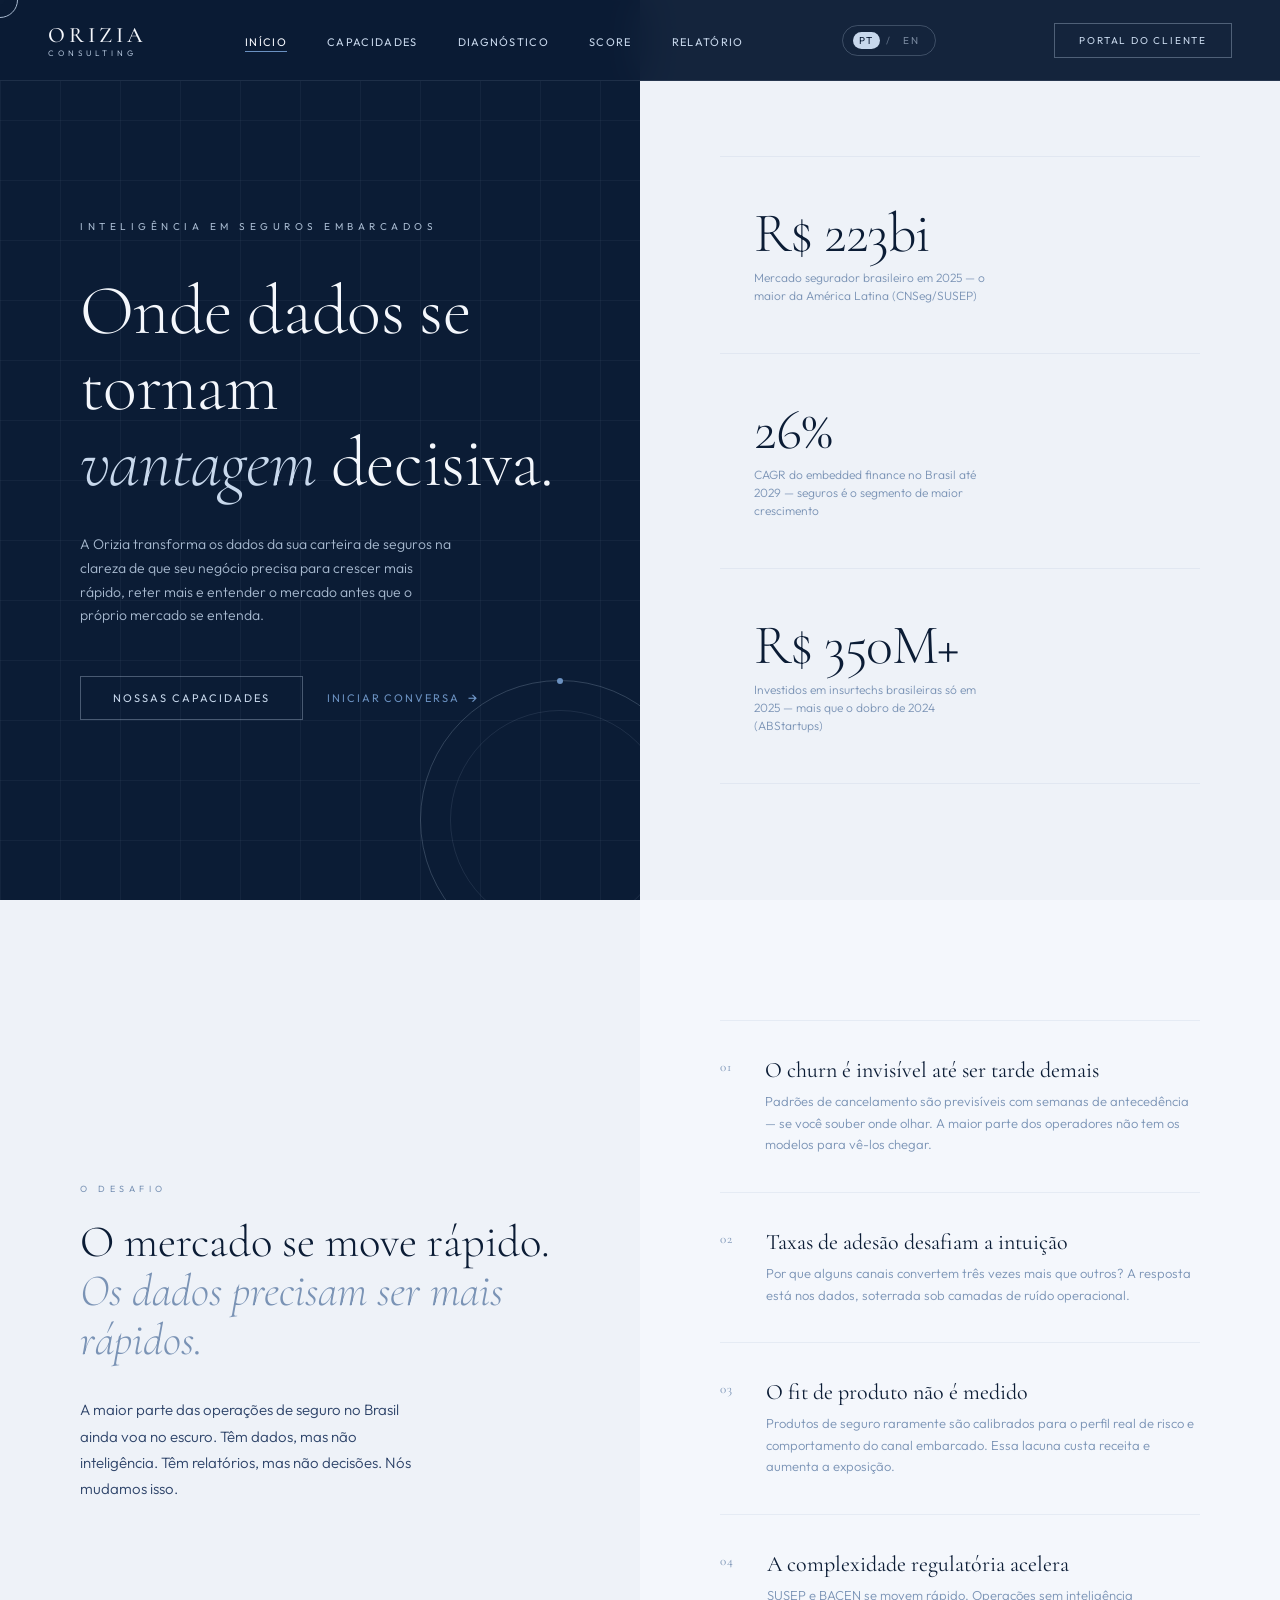
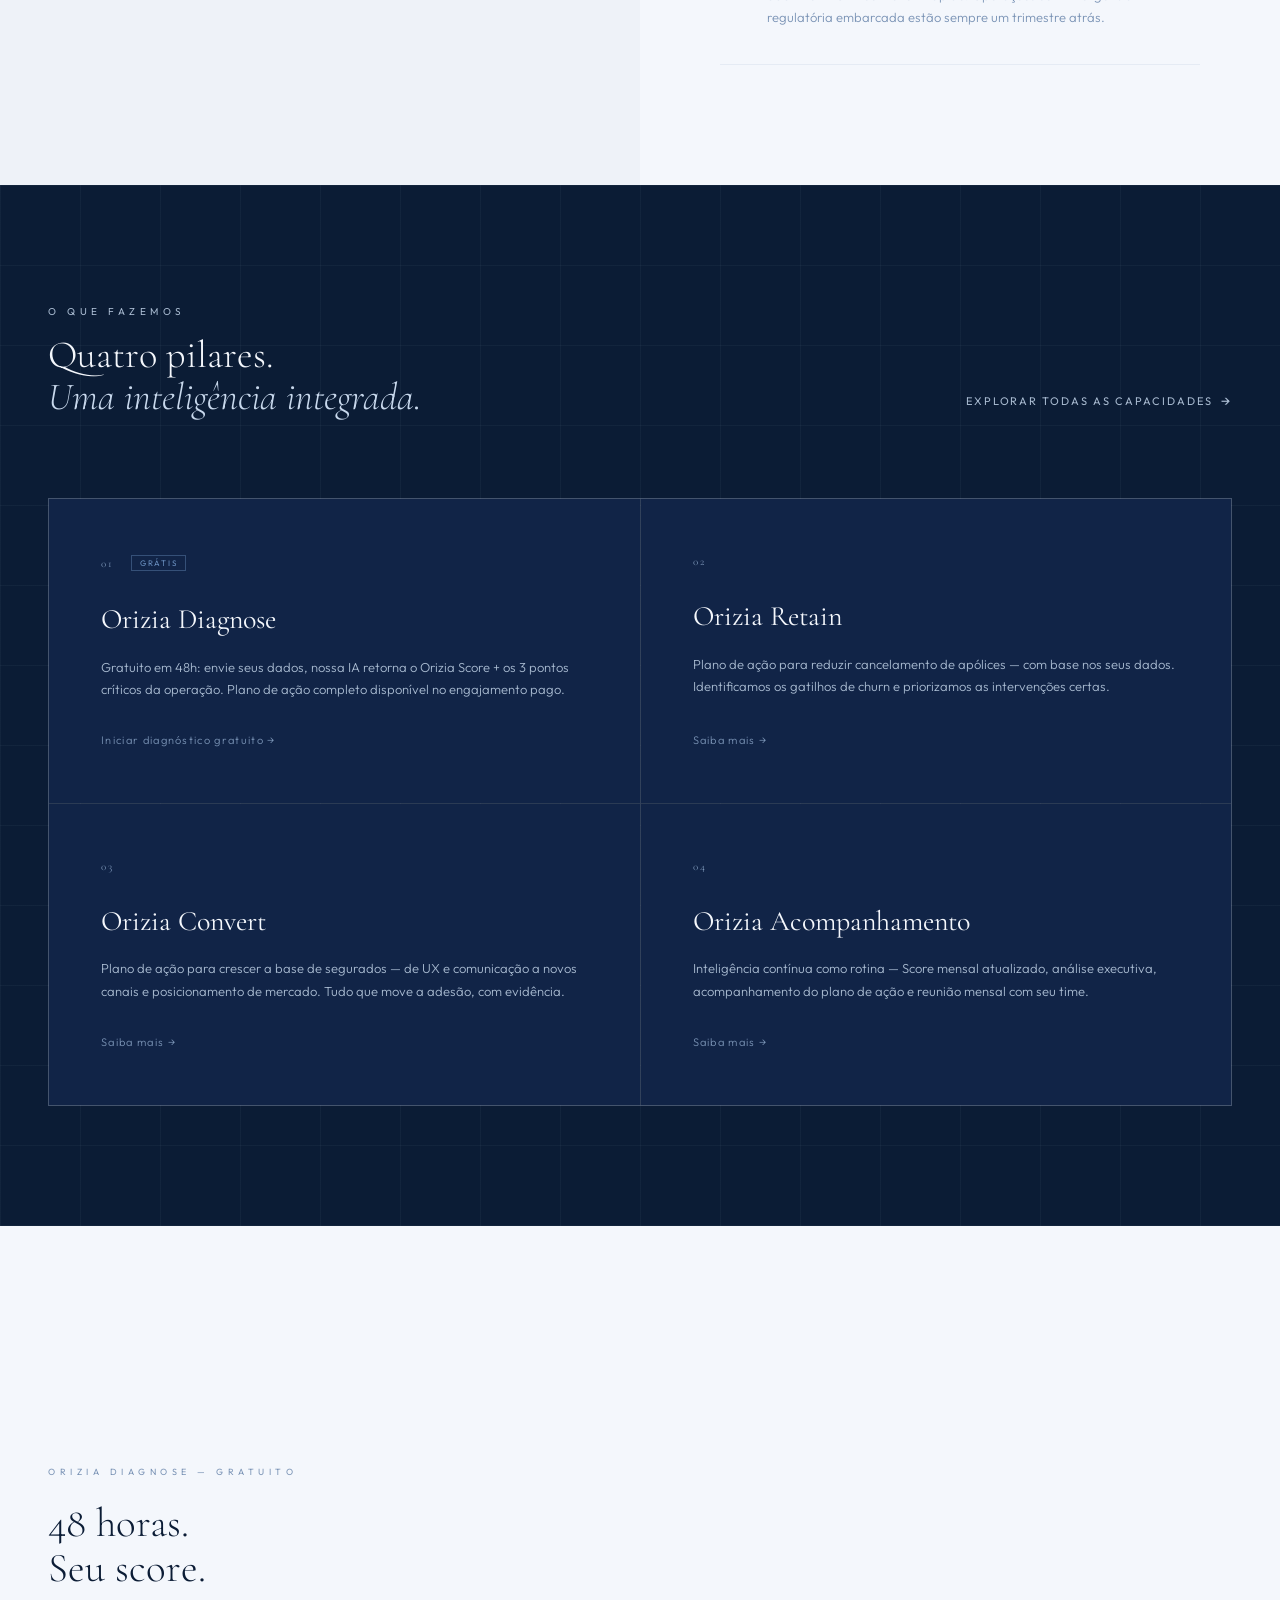
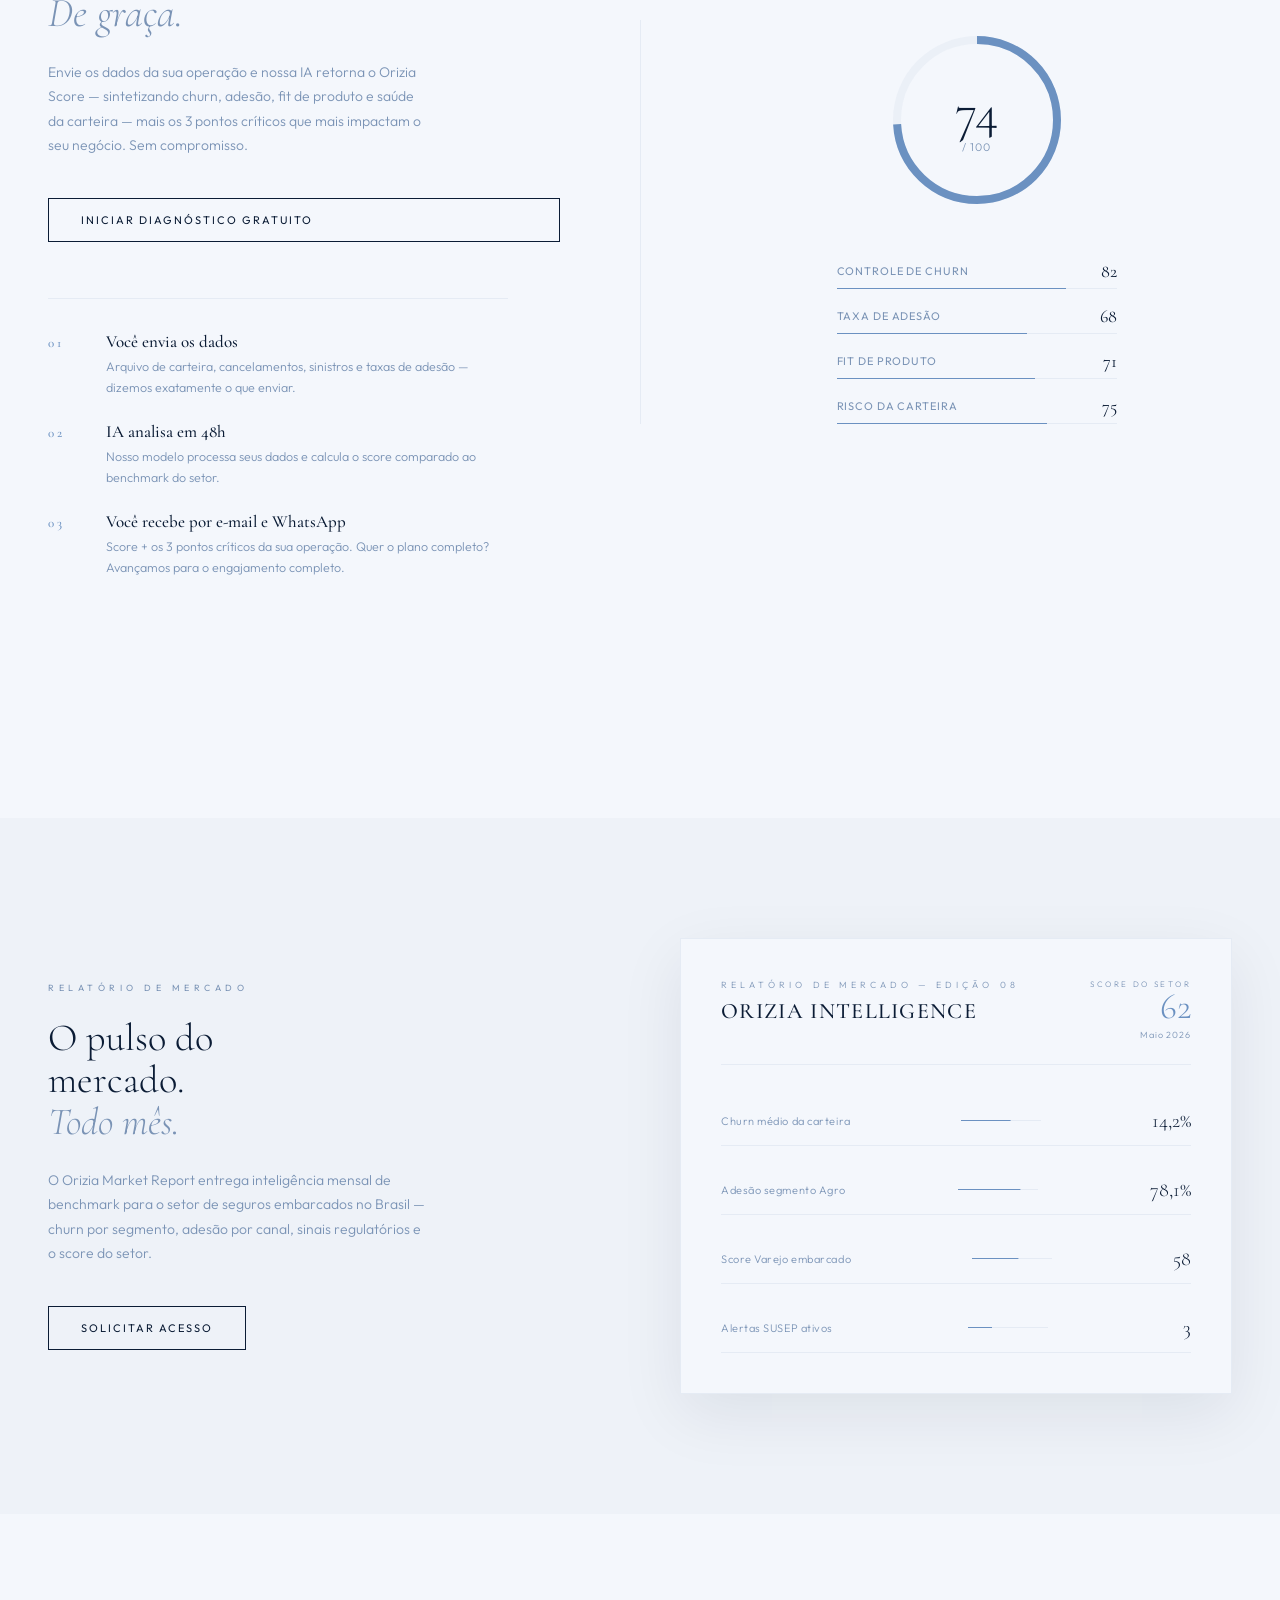
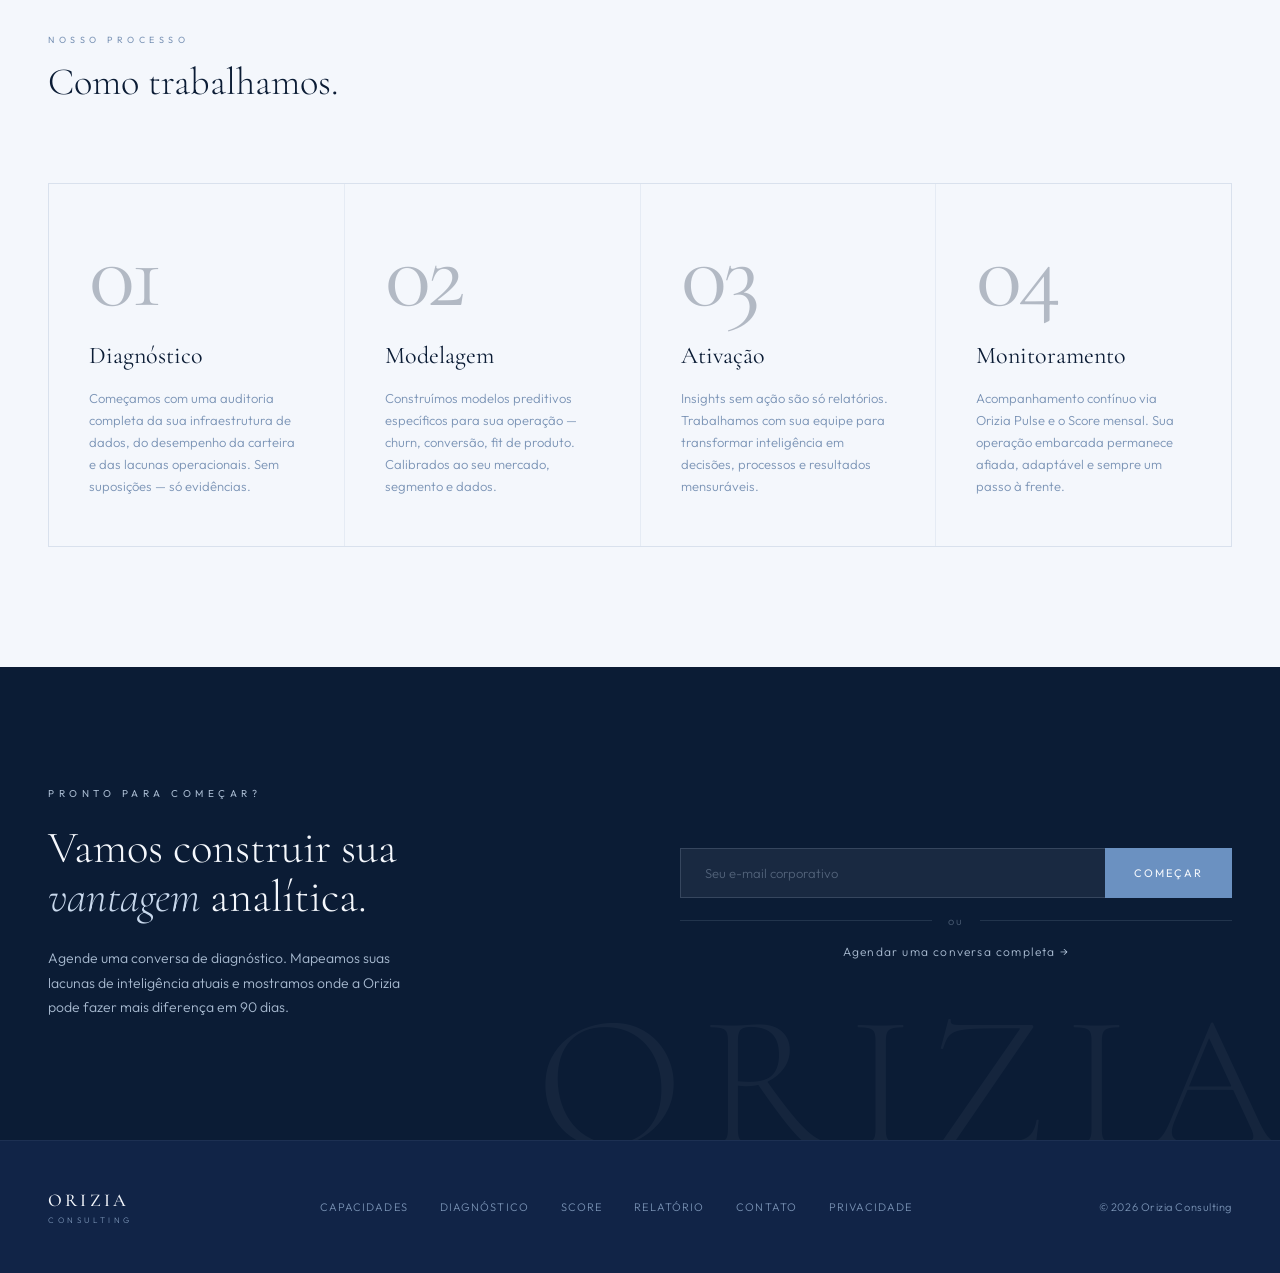
<file: index.html>
<!DOCTYPE html>
<html lang="pt-BR">
<head>
  <meta charset="UTF-8">
  <meta name="viewport" content="width=device-width, initial-scale=1.0">
  <title data-en="Orizia Consulting — Embedded Insurance Intelligence">Orizia Consulting — Inteligência em Seguros Embarcados</title>
  <meta name="description" content="Inteligência analítica estratégica para o mercado brasileiro de seguros embarcados.">

  <!-- Favicon -->
  <link rel="icon" type="image/svg+xml" href="assets/favicon.svg">
  <link rel="icon" type="image/png" href="assets/favicon.png">
  <link rel="apple-touch-icon" href="assets/favicon.png">

  <!-- Open Graph -->
  <meta property="og:type" content="website">
  <meta property="og:url" content="https://joaomari-oss.github.io/orizia/">
  <meta property="og:title" content="Orizia Consulting — Inteligência em Seguros Embarcados">
  <meta property="og:description" content="Inteligência analítica estratégica para o mercado brasileiro de seguros embarcados.">
  <meta property="og:image" content="https://joaomari-oss.github.io/orizia/assets/og-image.png">
  <meta property="og:image:width" content="1200">
  <meta property="og:image:height" content="630">
  <meta property="og:locale" content="pt_BR">

  <!-- Twitter / X Card -->
  <meta name="twitter:card" content="summary_large_image">
  <meta name="twitter:title" content="Orizia Consulting">
  <meta name="twitter:description" content="Inteligência analítica estratégica para o mercado brasileiro de seguros embarcados.">
  <meta name="twitter:image" content="https://joaomari-oss.github.io/orizia/assets/og-image.png">
  <style>
    :root{--navy:#0B1C35;--cream:#EEF2F8;--white:#F4F7FC;--silver:#A8BAD0;--accent:#6B91C1;--text-dark:#0B1C35}
    *,*::before,*::after{box-sizing:border-box;margin:0;padding:0}
    html{cursor:none}
    body{font-family:'Outfit',sans-serif;background:var(--navy);overflow:hidden}
    body.loaded{background:var(--white);overflow:visible}
    .loader{position:fixed;inset:0;background:var(--navy);z-index:10000;display:flex;align-items:center;justify-content:center;transition:opacity 0.6s ease,visibility 0.6s ease}
    .loader.hidden{opacity:0;visibility:hidden;pointer-events:none}
    .loader__logo{font-family:'Cormorant Garamond',serif;font-size:36px;font-weight:300;letter-spacing:0.2em;color:var(--white);opacity:0;animation:loader-in 0.6s ease 0.3s forwards}
    @keyframes loader-in{to{opacity:1}}
    .hero__left{background:var(--navy);min-height:100vh;display:flex;align-items:center}
  </style>
  <link rel="preconnect" href="https://fonts.googleapis.com">
  <link rel="preconnect" href="https://fonts.gstatic.com" crossorigin>
  <link rel="stylesheet" href="https://fonts.googleapis.com/css2?family=Cormorant+Garamond:ital,wght@0,300;0,400;0,500;0,600;1,300;1,400;1,500;1,600&family=Outfit:wght@200;300;400;500&display=swap">
  <link rel="stylesheet" href="css/main.css">
  <link rel="stylesheet" href="css/nav.css">
  <link rel="stylesheet" href="css/animations.css">
  <link rel="stylesheet" href="css/pages/home.css">
</head>
<body>

  <div class="loader" id="loader">
    <span class="loader__logo">ORIZIA</span>
  </div>

  <div class="page-transition-overlay"></div>
  <div class="cursor-dot"></div>
  <div class="cursor-ring"></div>

  <!-- NAV -->
  <nav class="nav nav--dark" role="navigation" aria-label="Navegação principal">
    <div class="nav__inner">
      <a href="index.html" class="nav__logo" aria-label="Orizia — Início">
        <span class="nav__logo-name">ORIZIA</span>
        <span class="nav__logo-sub" data-en="Consulting">Consulting</span>
      </a>
      <ul class="nav__links">
        <li><a href="index.html" class="nav__link active" data-en="Home">Início</a></li>
        <li><a href="pages/capabilities.html" class="nav__link" data-en="Capabilities">Capacidades</a></li>
        <li><a href="pages/diagnostico.html" class="nav__link" data-en="Diagnosis">Diagnóstico</a></li>
        <li><a href="pages/score.html" class="nav__link" data-en="Score">Score</a></li>
        <li><a href="pages/report.html" class="nav__link" data-en="Report">Relatório</a></li>
      </ul>
      <button class="nav__lang" data-lang-toggle type="button" aria-label="Trocar idioma">
        <span class="nav__lang-opt active" data-lang-pt>PT</span>
        <span class="nav__lang-sep">/</span>
        <span class="nav__lang-opt" data-lang-en>EN</span>
      </button>
      <a href="https://app.orizia.com.br" class="nav__cta" target="_blank" rel="noopener" data-en="Client Portal">Portal do Cliente</a>
      <button class="nav__hamburger" aria-label="Abrir menu">
        <span class="nav__hamburger-line"></span>
        <span class="nav__hamburger-line"></span>
        <span class="nav__hamburger-line"></span>
      </button>
    </div>
  </nav>

  <div class="nav__mobile-overlay" role="dialog" aria-modal="true" aria-label="Navegação mobile">
    <ul class="nav__mobile-links">
      <li><a href="index.html" class="nav__mobile-link" data-en="Home">Início</a></li>
      <li><a href="pages/capabilities.html" class="nav__mobile-link" data-en="Capabilities">Capacidades</a></li>
      <li><a href="pages/diagnostico.html" class="nav__mobile-link" data-en="Diagnosis">Diagnóstico</a></li>
      <li><a href="pages/score.html" class="nav__mobile-link" data-en="Score">Score</a></li>
      <li><a href="pages/report.html" class="nav__mobile-link" data-en="Report">Relatório</a></li>
    </ul>
    <a href="https://app.orizia.com.br" class="nav__mobile-cta" target="_blank" rel="noopener" data-en="Client Portal">Portal do Cliente</a>
    <div class="nav__mobile-bottom">
      <span class="nav__mobile-bottom-label" data-en="Contact">Contato</span>
      <a href="mailto:contato@orizia.com.br" class="nav__mobile-bottom-email">contato@orizia.com.br</a>
    </div>
  </div>

  <!-- HERO -->
  <section class="hero" aria-labelledby="hero-title">
    <div class="hero__left">
      <div class="hero__left-bg" aria-hidden="true"></div>
      <div class="hero__left-content" style="position:relative;z-index:1;max-width:560px;">
        <p class="eyebrow hero__eyebrow" data-en="Embedded Insurance Intelligence">Inteligência em Seguros Embarcados</p>
        <h1 class="hero__title" id="hero-title" data-en-html="Where data becomes<br><em>decisive</em> advantage.">
          Onde dados se tornam<br>
          <em>vantagem</em> decisiva.
        </h1>
        <p class="hero__subtitle" data-en="Orizia turns your insurance portfolio data into the clarity your business needs to grow faster, retain more, and understand your market before the market understands itself.">
          A Orizia transforma os dados da sua carteira de seguros na clareza de que seu negócio precisa para crescer mais rápido, reter mais e entender o mercado antes que o próprio mercado se entenda.
        </p>
        <div class="hero__actions">
          <a href="pages/capabilities.html" class="btn btn--silver" data-en="Our capabilities">Nossas capacidades</a>
          <a href="pages/contact.html" class="btn-arrow" data-en="Start a conversation">Iniciar conversa</a>
        </div>
      </div>
      <div class="hero__decoration" aria-hidden="true">
        <div class="hero__decoration-ring"></div>
        <div class="hero__decoration-ring-2"></div>
      </div>
    </div>

    <div class="hero__right">
      <div class="hero__stats">
        <div class="hero__stat reveal reveal-delay-1">
          <div class="hero__stat-bar" aria-hidden="true"></div>
          <div class="hero__stat-content">
            <span class="hero__stat-number">R$&nbsp;223bi</span>
            <p class="hero__stat-label" data-en="Brazilian insurance market in 2025 — the largest in Latin America (CNSeg/SUSEP)">Mercado segurador brasileiro em 2025 — o maior da América Latina (CNSeg/SUSEP)</p>
          </div>
        </div>
        <div class="hero__stat reveal reveal-delay-2">
          <div class="hero__stat-bar" aria-hidden="true"></div>
          <div class="hero__stat-content">
            <span class="hero__stat-number">26%</span>
            <p class="hero__stat-label" data-en="Annual growth rate of embedded finance in Brazil through 2029 — insurance is the fastest-growing segment">CAGR do embedded finance no Brasil até 2029 — seguros é o segmento de maior crescimento</p>
          </div>
        </div>
        <div class="hero__stat reveal reveal-delay-3">
          <div class="hero__stat-bar" aria-hidden="true"></div>
          <div class="hero__stat-content">
            <span class="hero__stat-number">R$&nbsp;350M+</span>
            <p class="hero__stat-label" data-en="Invested in Brazilian insurtechs in 2025 alone — more than double 2024 (ABStartups)">Investidos em insurtechs brasileiras só em 2025 — mais que o dobro de 2024 (ABStartups)</p>
          </div>
        </div>
      </div>
    </div>
  </section>

  <!-- THE PROBLEM -->
  <section class="problem" aria-labelledby="problem-title">
    <div class="problem__left">
      <p class="section-label problem__label reveal-left" data-en="The challenge">O desafio</p>
      <h2 class="problem__title reveal-left reveal-delay-1" id="problem-title" data-en-html="The market moves fast.<br><em>Data should move faster.</em>">
        O mercado se move rápido.<br>
        <em>Os dados precisam ser mais rápidos.</em>
      </h2>
      <p class="problem__intro reveal-left reveal-delay-2" data-en="Most insurance operations in Brazil are still flying blind. They have data, but not intelligence. They have reports, but not decisions. We change that.">
        A maior parte das operações de seguro no Brasil ainda voa no escuro. Têm dados, mas não inteligência. Têm relatórios, mas não decisões. Nós mudamos isso.
      </p>
    </div>
    <div class="problem__right">
      <div class="problem__item reveal-right reveal-delay-1">
        <span class="problem__item-number">01</span>
        <div class="problem__item-content">
          <h3 class="problem__item-title" data-en="Churn is invisible until it's too late">O churn é invisível até ser tarde demais</h3>
          <p class="problem__item-desc" data-en="Cancellation patterns are predictable weeks in advance — if you know where to look. Most operators don't have the models to see them coming.">Padrões de cancelamento são previsíveis com semanas de antecedência — se você souber onde olhar. A maior parte dos operadores não tem os modelos para vê-los chegar.</p>
        </div>
      </div>
      <div class="problem__item reveal-right reveal-delay-2">
        <span class="problem__item-number">02</span>
        <div class="problem__item-content">
          <h3 class="problem__item-title" data-en="Adhesion rates defy intuition">Taxas de adesão desafiam a intuição</h3>
          <p class="problem__item-desc" data-en="Why do some channels convert at three times the rate of others? The answer is in the data, buried under layers of operational noise.">Por que alguns canais convertem três vezes mais que outros? A resposta está nos dados, soterrada sob camadas de ruído operacional.</p>
        </div>
      </div>
      <div class="problem__item reveal-right reveal-delay-3">
        <span class="problem__item-number">03</span>
        <div class="problem__item-content">
          <h3 class="problem__item-title" data-en="Product-market fit remains unmeasured">O fit de produto não é medido</h3>
          <p class="problem__item-desc" data-en="Insurance products are rarely calibrated to the real risk and behavior profile of the embedded channel. The gap costs revenue and increases exposure.">Produtos de seguro raramente são calibrados para o perfil real de risco e comportamento do canal embarcado. Essa lacuna custa receita e aumenta a exposição.</p>
        </div>
      </div>
      <div class="problem__item reveal-right reveal-delay-4">
        <span class="problem__item-number">04</span>
        <div class="problem__item-content">
          <h3 class="problem__item-title" data-en="Regulatory complexity accelerates">A complexidade regulatória acelera</h3>
          <p class="problem__item-desc" data-en="SUSEP and BACEN are moving quickly. Operations without embedded compliance intelligence are always one quarter behind.">SUSEP e BACEN se movem rápido. Operações sem inteligência regulatória embarcada estão sempre um trimestre atrás.</p>
        </div>
      </div>
    </div>
  </section>

  <!-- CAPABILITIES PREVIEW -->
  <section class="capabilities-preview" aria-labelledby="cap-title">
    <div class="capabilities-preview__bg" aria-hidden="true"></div>
    <div class="container">
      <div class="capabilities-preview__header">
        <div>
          <p class="eyebrow reveal" style="margin-bottom:16px;" data-en="What we do">O que fazemos</p>
          <h2 class="capabilities-preview__title reveal reveal-delay-1" id="cap-title" data-en-html="Four pillars.<br><em>One integrated intelligence.</em>">
            Quatro pilares.<br><em>Uma inteligência integrada.</em>
          </h2>
        </div>
        <a href="pages/capabilities.html" class="btn-arrow reveal reveal-delay-2" style="color:var(--silver);margin-bottom:8px;" data-en="Explore all capabilities">
          Explorar todas as capacidades
        </a>
      </div>
      <div class="capabilities-grid">
        <div class="capability-card">
          <p class="capability-card__number">
            01
            <span class="capability-card__badge" data-en="Free">Grátis</span>
          </p>
          <h3 class="capability-card__title">Orizia Diagnose</h3>
          <p class="capability-card__desc" data-en="Free in 48h: submit your data, our AI returns your Orizia Score + the 3 critical points of your operation. Full action plan available in the complete engagement.">Gratuito em 48h: envie seus dados, nossa IA retorna o Orizia Score + os 3 pontos críticos da operação. Plano de ação completo disponível no engajamento pago.</p>
          <span class="capability-card__arrow" aria-hidden="true" data-en="Start free diagnosis →">Iniciar diagnóstico gratuito →</span>
        </div>
        <div class="capability-card">
          <p class="capability-card__number">02</p>
          <h3 class="capability-card__title">Orizia Retain</h3>
          <p class="capability-card__desc" data-en="Action plan to reduce policy cancellations — based on your data, not generic best practices. We identify the triggers, prioritize the interventions, measure the results.">Plano de ação para reduzir cancelamento de apólices — com base nos seus dados. Identificamos os gatilhos de churn e priorizamos as intervenções certas.</p>
          <span class="capability-card__arrow" aria-hidden="true" data-en="Learn more →">Saiba mais →</span>
        </div>
        <div class="capability-card">
          <p class="capability-card__number">03</p>
          <h3 class="capability-card__title">Orizia Convert</h3>
          <p class="capability-card__desc" data-en="Action plan to grow your policyholder base — from UX and messaging to new channels and market positioning. Everything that moves adhesion, with evidence.">Plano de ação para crescer a base de segurados — de UX e comunicação a novos canais e posicionamento de mercado. Tudo que move a adesão, com evidência.</p>
          <span class="capability-card__arrow" aria-hidden="true" data-en="Learn more →">Saiba mais →</span>
        </div>
        <div class="capability-card">
          <p class="capability-card__number">04</p>
          <h3 class="capability-card__title">Orizia Acompanhamento</h3>
          <p class="capability-card__desc" data-en="Continuous intelligence as a routine — monthly Score updates, executive analysis, action plan tracking, and a monthly alignment meeting with your team.">Inteligência contínua como rotina — Score mensal atualizado, análise executiva, acompanhamento do plano de ação e reunião mensal com seu time.</p>
          <span class="capability-card__arrow" aria-hidden="true" data-en="Learn more →">Saiba mais →</span>
        </div>
      </div>
    </div>
  </section>

  <!-- SCORE TEASER -->
  <section class="score-teaser" aria-labelledby="score-teaser-title">
    <div class="score-teaser__inner">
      <div class="score-teaser__left">
        <p class="section-label score-teaser__label reveal-left">Orizia Diagnose — Gratuito</p>
        <h2 class="score-teaser__title reveal-left reveal-delay-1" id="score-teaser-title" data-en-html="48 hours.<br>Your score.<br><em>Free.</em>">
          48 horas.<br>
          Seu score.<br>
          <em>De graça.</em>
        </h2>
        <p class="score-teaser__desc reveal-left reveal-delay-2" data-en="Submit your operation's data and our AI returns your Orizia Score — synthesizing churn, adhesion, product fit and portfolio health — plus the 3 critical points that most impact your operation. No commitment required.">
          Envie os dados da sua operação e nossa IA retorna o Orizia Score — sintetizando churn, adesão, fit de produto e saúde da carteira — mais os 3 pontos críticos que mais impactam o seu negócio. Sem compromisso.
        </p>
        <a href="pages/diagnostico.html" class="btn btn--navy reveal-left reveal-delay-3" data-en="Start your free diagnosis">Iniciar diagnóstico gratuito</a>

        <ul class="score-teaser__highlights reveal-left reveal-delay-4" aria-label="Como funciona o diagnóstico gratuito">
          <li class="score-teaser__highlight">
            <span class="score-teaser__highlight-num">01</span>
            <div>
              <p class="score-teaser__highlight-title" data-en="You send the data">Você envia os dados</p>
              <p class="score-teaser__highlight-text" data-en="Portfolio file, cancellations, claims and adhesion rates — we tell you exactly what to send.">Arquivo de carteira, cancelamentos, sinistros e taxas de adesão — dizemos exatamente o que enviar.</p>
            </div>
          </li>
          <li class="score-teaser__highlight">
            <span class="score-teaser__highlight-num">02</span>
            <div>
              <p class="score-teaser__highlight-title" data-en="AI analyzes in 48h">IA analisa em 48h</p>
              <p class="score-teaser__highlight-text" data-en="Our model processes your data and calculates your score against sector benchmarks.">Nosso modelo processa seus dados e calcula o score comparado ao benchmark do setor.</p>
            </div>
          </li>
          <li class="score-teaser__highlight">
            <span class="score-teaser__highlight-num">03</span>
            <div>
              <p class="score-teaser__highlight-title" data-en="You receive by email and WhatsApp">Você recebe por e-mail e WhatsApp</p>
              <p class="score-teaser__highlight-text" data-en="Score + the 3 critical points of your operation. Want the full plan? We move to the complete engagement.">Score + os 3 pontos críticos da sua operação. Quer o plano completo? Avançamos para o engajamento completo.</p>
            </div>
          </li>
        </ul>
      </div>
      <div class="score-teaser__right">
        <div class="score-gauge-mini">
          <svg width="200" height="200" viewBox="0 0 200 200" aria-label="Orizia Score: 74 de 100">
            <circle cx="100" cy="100" r="80" fill="none" stroke="rgba(168,186,208,0.12)" stroke-width="8"/>
            <circle class="gauge-circle-mini" cx="100" cy="100" r="80" fill="none"
              stroke="#6B91C1" stroke-width="8" stroke-linecap="butt"
              stroke-dasharray="502.65" stroke-dashoffset="502.65"
              style="transition:stroke-dashoffset 1.6s cubic-bezier(0.4,0,0.2,1)"/>
          </svg>
          <div class="score-gauge-mini__label">
            <span class="score-gauge-mini__number">74</span>
            <span class="score-gauge-mini__of">/ 100</span>
          </div>
        </div>
        <div class="score-bars">
          <div class="score-bar-item">
            <div class="score-bar-header">
              <span class="score-bar-name" data-en="Churn Control">Controle de Churn</span>
              <span class="score-bar-value">82</span>
            </div>
            <div class="score-bar-track">
              <div class="score-bar-fill" style="--target-width:82%"></div>
            </div>
          </div>
          <div class="score-bar-item">
            <div class="score-bar-header">
              <span class="score-bar-name" data-en="Adhesion Rate">Taxa de Adesão</span>
              <span class="score-bar-value">68</span>
            </div>
            <div class="score-bar-track">
              <div class="score-bar-fill" style="--target-width:68%"></div>
            </div>
          </div>
          <div class="score-bar-item">
            <div class="score-bar-header">
              <span class="score-bar-name" data-en="Product Fit">Fit de Produto</span>
              <span class="score-bar-value">71</span>
            </div>
            <div class="score-bar-track">
              <div class="score-bar-fill" style="--target-width:71%"></div>
            </div>
          </div>
          <div class="score-bar-item">
            <div class="score-bar-header">
              <span class="score-bar-name" data-en="Portfolio Risk">Risco da Carteira</span>
              <span class="score-bar-value">75</span>
            </div>
            <div class="score-bar-track">
              <div class="score-bar-fill" style="--target-width:75%"></div>
            </div>
          </div>
        </div>
      </div>
    </div>
  </section>

  <!-- REPORT TEASER -->
  <section class="report-teaser" aria-labelledby="report-teaser-title">
    <div class="container">
      <div class="report-teaser__inner">
        <div class="report-teaser__content reveal">
          <p class="section-label report-teaser__label" data-en="Market Report">Relatório de Mercado</p>
          <h2 class="report-teaser__title" id="report-teaser-title" data-en-html="The pulse of<br>the market.<br><em>Every month.</em>">
            O pulso do<br>
            mercado.<br>
            <em>Todo mês.</em>
          </h2>
          <p class="report-teaser__desc" data-en="The Orizia Market Report delivers monthly benchmark intelligence for the embedded insurance sector in Brazil — churn by segment, adhesion by channel, regulatory signals, and the sector score.">
            O Orizia Market Report entrega inteligência mensal de benchmark para o setor de seguros embarcados no Brasil — churn por segmento, adesão por canal, sinais regulatórios e o score do setor.
          </p>
          <a href="pages/report.html" class="btn btn--navy" data-en="Request access">Solicitar acesso</a>
        </div>
        <div class="report-mockup reveal reveal-delay-2">
          <div class="report-mockup__inner">
            <div class="report-mockup__header">
              <div class="report-mockup__title-block">
                <p class="report-mockup__edition" data-en="Market Report — Edition 08">Relatório de Mercado — Edição 08</p>
                <p class="report-mockup__name">ORIZIA INTELLIGENCE</p>
              </div>
              <div class="report-mockup__metric">
                <span class="report-mockup__metric-label" data-en="Sector Score">Score do Setor</span>
                <span class="report-mockup__metric-value">62</span>
                <p class="report-mockup__date" style="font-size:9px;margin-top:4px;" data-en="May 2026">Maio 2026</p>
              </div>
            </div>
            <div class="report-mockup__body">
              <div class="report-mockup__row">
                <span class="report-mockup__row-label" data-en="Average portfolio churn">Churn médio da carteira</span>
                <div class="report-mockup__row-bar">
                  <div class="report-mockup__row-bar-fill" style="transform:scaleX(0.62)"></div>
                </div>
                <span class="report-mockup__row-value">14,2%</span>
              </div>
              <div class="report-mockup__row">
                <span class="report-mockup__row-label" data-en="Agro segment adhesion">Adesão segmento Agro</span>
                <div class="report-mockup__row-bar">
                  <div class="report-mockup__row-bar-fill" style="transform:scaleX(0.78)"></div>
                </div>
                <span class="report-mockup__row-value">78,1%</span>
              </div>
              <div class="report-mockup__row">
                <span class="report-mockup__row-label" data-en="Retail embedded score">Score Varejo embarcado</span>
                <div class="report-mockup__row-bar">
                  <div class="report-mockup__row-bar-fill" style="transform:scaleX(0.58)"></div>
                </div>
                <span class="report-mockup__row-value">58</span>
              </div>
              <div class="report-mockup__row">
                <span class="report-mockup__row-label" data-en="SUSEP alerts active">Alertas SUSEP ativos</span>
                <div class="report-mockup__row-bar">
                  <div class="report-mockup__row-bar-fill" style="transform:scaleX(0.3)"></div>
                </div>
                <span class="report-mockup__row-value">3</span>
              </div>
            </div>
          </div>
        </div>
      </div>
    </div>
  </section>

  <!-- HOW WE WORK -->
  <section class="how-we-work" aria-labelledby="how-title">
    <div class="container">
      <div class="how-we-work__header reveal">
        <p class="section-label" data-en="Our process">Nosso processo</p>
        <h2 class="how-we-work__title" id="how-title" data-en="How we work.">Como trabalhamos.</h2>
      </div>
      <div class="how-we-work__steps">
        <div class="step reveal reveal-delay-1">
          <div class="step__number" aria-hidden="true">01</div>
          <h3 class="step__title" data-en="Diagnose">Diagnóstico</h3>
          <p class="step__desc" data-en="We begin with a complete audit of your data infrastructure, portfolio performance, and operational gaps. No assumptions — only evidence.">Começamos com uma auditoria completa da sua infraestrutura de dados, do desempenho da carteira e das lacunas operacionais. Sem suposições — só evidências.</p>
        </div>
        <div class="step reveal reveal-delay-2">
          <div class="step__number" aria-hidden="true">02</div>
          <h3 class="step__title" data-en="Model">Modelagem</h3>
          <p class="step__desc" data-en="We build predictive models specific to your operation — churn, conversion, product fit. Calibrated to your market, your segment, your data.">Construímos modelos preditivos específicos para sua operação — churn, conversão, fit de produto. Calibrados ao seu mercado, segmento e dados.</p>
        </div>
        <div class="step reveal reveal-delay-3">
          <div class="step__number" aria-hidden="true">03</div>
          <h3 class="step__title" data-en="Activate">Ativação</h3>
          <p class="step__desc" data-en="Insights without action are just reports. We work alongside your team to translate intelligence into decisions, processes, and measurable outcomes.">Insights sem ação são só relatórios. Trabalhamos com sua equipe para transformar inteligência em decisões, processos e resultados mensuráveis.</p>
        </div>
        <div class="step reveal reveal-delay-4">
          <div class="step__number" aria-hidden="true">04</div>
          <h3 class="step__title" data-en="Monitor">Monitoramento</h3>
          <p class="step__desc" data-en="Continuous tracking through Orizia Pulse and the monthly Score. Your embedded operation stays sharp, adaptive, and always one step ahead.">Acompanhamento contínuo via Orizia Pulse e o Score mensal. Sua operação embarcada permanece afiada, adaptável e sempre um passo à frente.</p>
        </div>
      </div>
    </div>
  </section>

  <!-- CTA FINAL -->
  <section class="cta-final" aria-labelledby="cta-title">
    <div class="cta-final__watermark" aria-hidden="true">ORIZIA</div>
    <div class="container">
      <div class="cta-final__inner">
        <div class="cta-final__content reveal">
          <p class="eyebrow cta-final__label" data-en="Ready to start?">Pronto para começar?</p>
          <h2 class="cta-final__title" id="cta-title" data-en-html="Let's build your<br>analytical <em>edge.</em>">
            Vamos construir sua<br>
            <em>vantagem</em> analítica.
          </h2>
          <p class="cta-final__desc" data-en="Schedule a diagnostic call. We'll map your current intelligence gaps and show exactly where Orizia can make the most difference in 90 days.">
            Agende uma conversa de diagnóstico. Mapeamos suas lacunas de inteligência atuais e mostramos onde a Orizia pode fazer mais diferença em 90 dias.
          </p>
        </div>
        <div class="cta-final__form reveal reveal-delay-2">
          <form action="pages/contact.html" method="get">
            <div class="cta-final__input-row">
              <input type="email" class="cta-final__input"
                placeholder="Seu e-mail corporativo"
                data-en-attr='{"placeholder":"Your corporate email"}'
                aria-label="E-mail corporativo">
              <button type="submit" class="cta-final__submit" data-en="Get started">Começar</button>
            </div>
          </form>
          <div class="cta-final__or" data-en="or">ou</div>
          <a href="pages/contact.html" class="cta-final__link" data-en="Book a full conversation →">Agendar uma conversa completa →</a>
        </div>
      </div>
    </div>
  </section>

  <!-- FOOTER -->
  <footer style="background:var(--navy-mid);padding:48px 0;border-top:1px solid rgba(168,186,208,0.08);">
    <div class="container" style="display:flex;justify-content:space-between;align-items:center;flex-wrap:wrap;gap:24px;">
      <div style="display:flex;flex-direction:column;gap:4px;">
        <span style="font-family:'Cormorant Garamond',serif;font-size:18px;font-weight:500;letter-spacing:0.18em;color:var(--white);">ORIZIA</span>
        <span style="font-size:8px;letter-spacing:0.45em;text-transform:uppercase;color:var(--text-muted);" data-en="Consulting">Consulting</span>
      </div>
      <nav style="display:flex;gap:32px;flex-wrap:wrap;" aria-label="Navegação do rodapé">
        <a href="pages/capabilities.html" style="font-size:11px;letter-spacing:0.1em;color:var(--text-muted);text-transform:uppercase;" data-en="Capabilities">Capacidades</a>
        <a href="pages/diagnostico.html" style="font-size:11px;letter-spacing:0.1em;color:var(--text-muted);text-transform:uppercase;" data-en="Diagnosis">Diagnóstico</a>
        <a href="pages/score.html" style="font-size:11px;letter-spacing:0.1em;color:var(--text-muted);text-transform:uppercase;" data-en="Score">Score</a>
        <a href="pages/report.html" style="font-size:11px;letter-spacing:0.1em;color:var(--text-muted);text-transform:uppercase;" data-en="Report">Relatório</a>
        <a href="pages/contact.html" style="font-size:11px;letter-spacing:0.1em;color:var(--text-muted);text-transform:uppercase;" data-en="Contact">Contato</a>
        <a href="pages/privacidade.html" style="font-size:11px;letter-spacing:0.1em;color:var(--text-muted);text-transform:uppercase;" data-en="Privacy">Privacidade</a>
      </nav>
      <p style="font-size:11px;color:var(--text-muted);letter-spacing:0.05em;">© 2026 Orizia Consulting</p>
    </div>
  </footer>

  <script defer src="js/i18n.js"></script>
  <script defer src="js/main.js"></script>
  <script defer src="js/animations.js"></script>
  <script>
    window.addEventListener('load', () => {
      setTimeout(() => {
        const loader = document.getElementById('loader');
        if (loader) loader.classList.add('hidden');
        document.body.classList.add('loaded');
      }, 900);
    });
  </script>
</body>
</html>
</file>
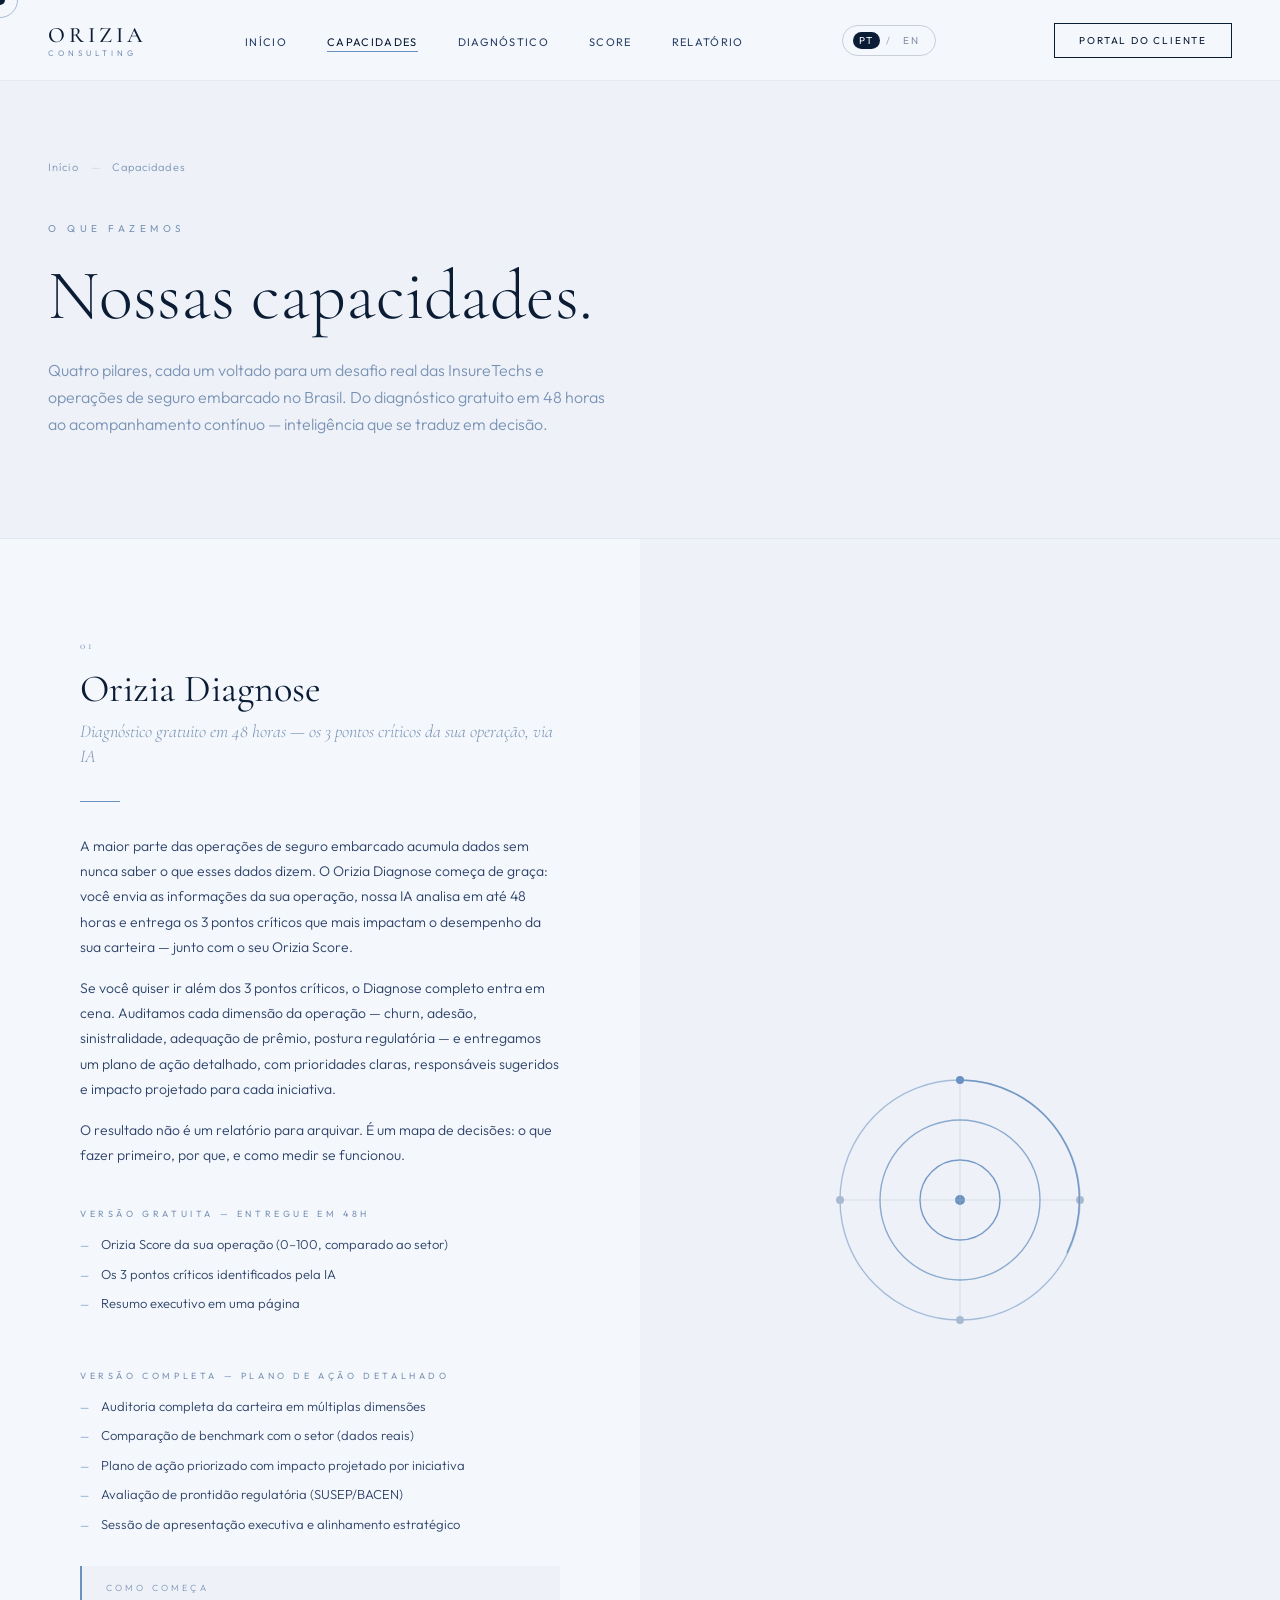
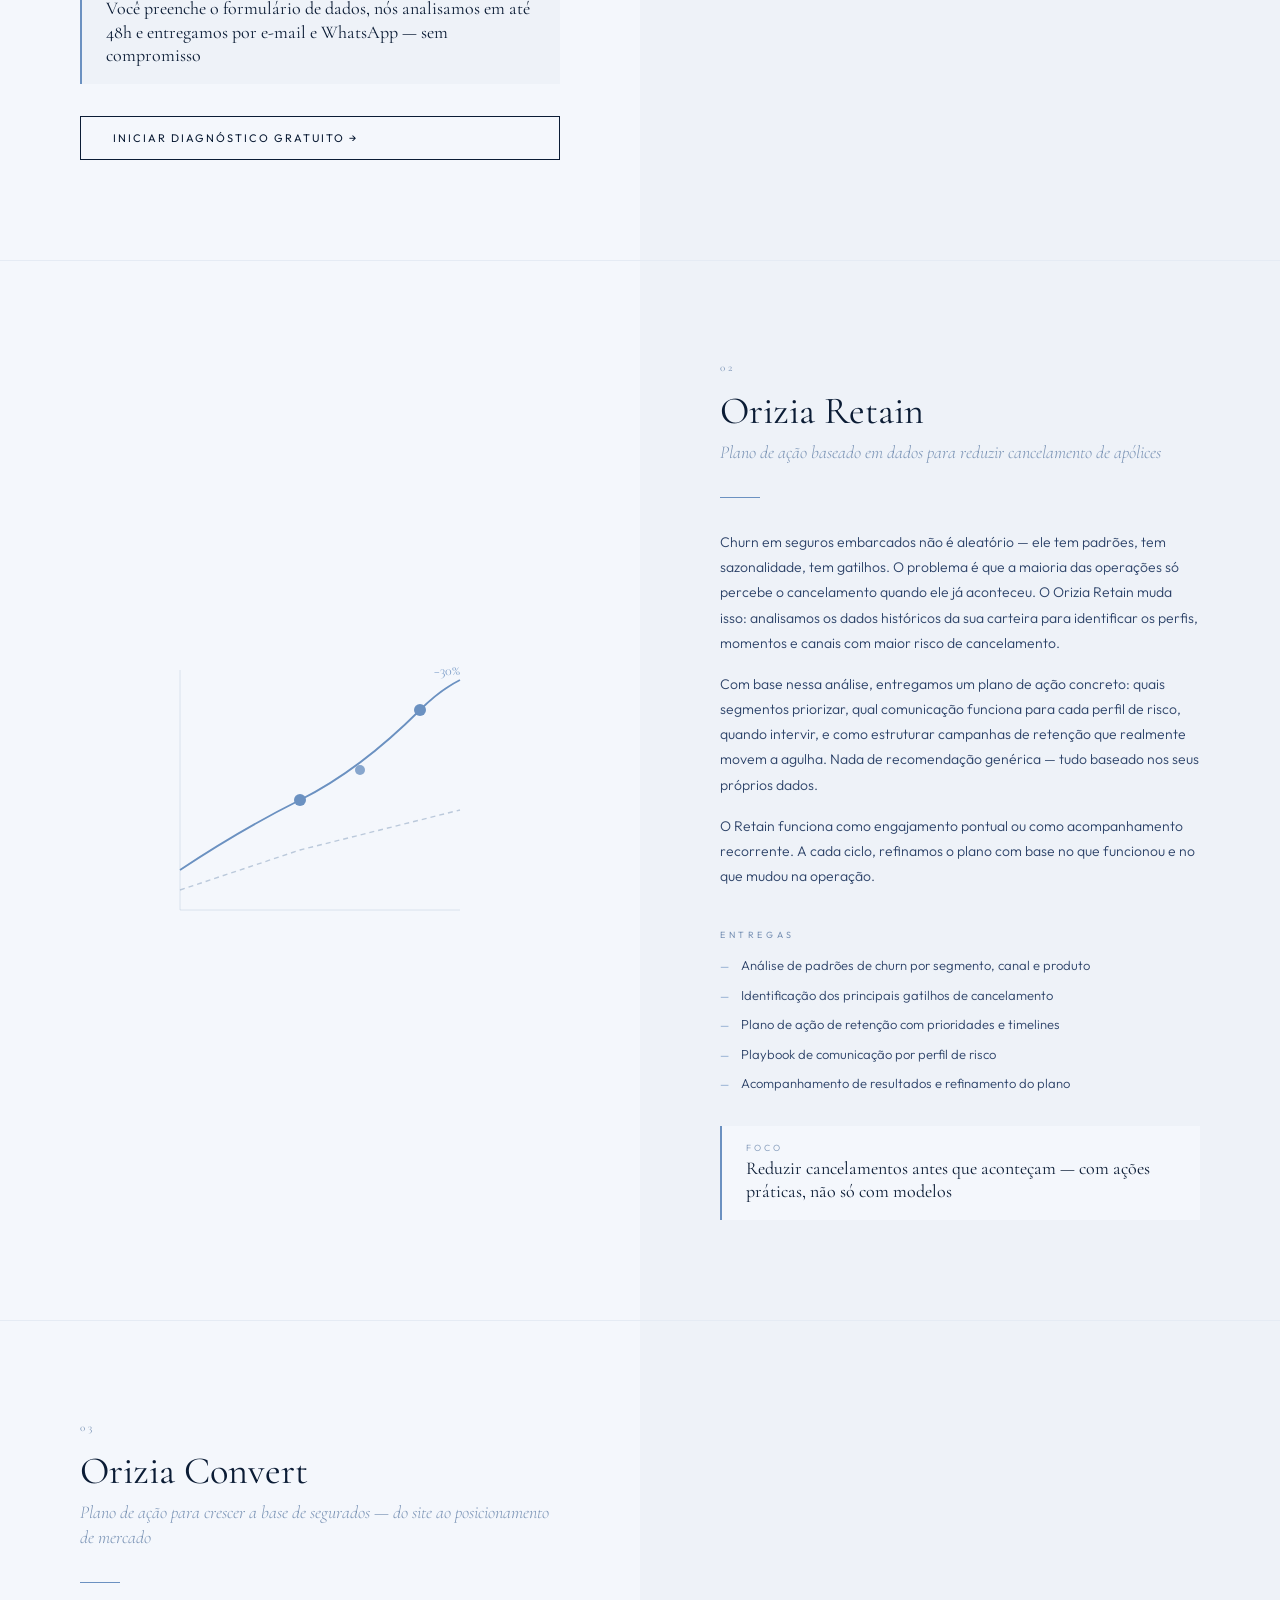
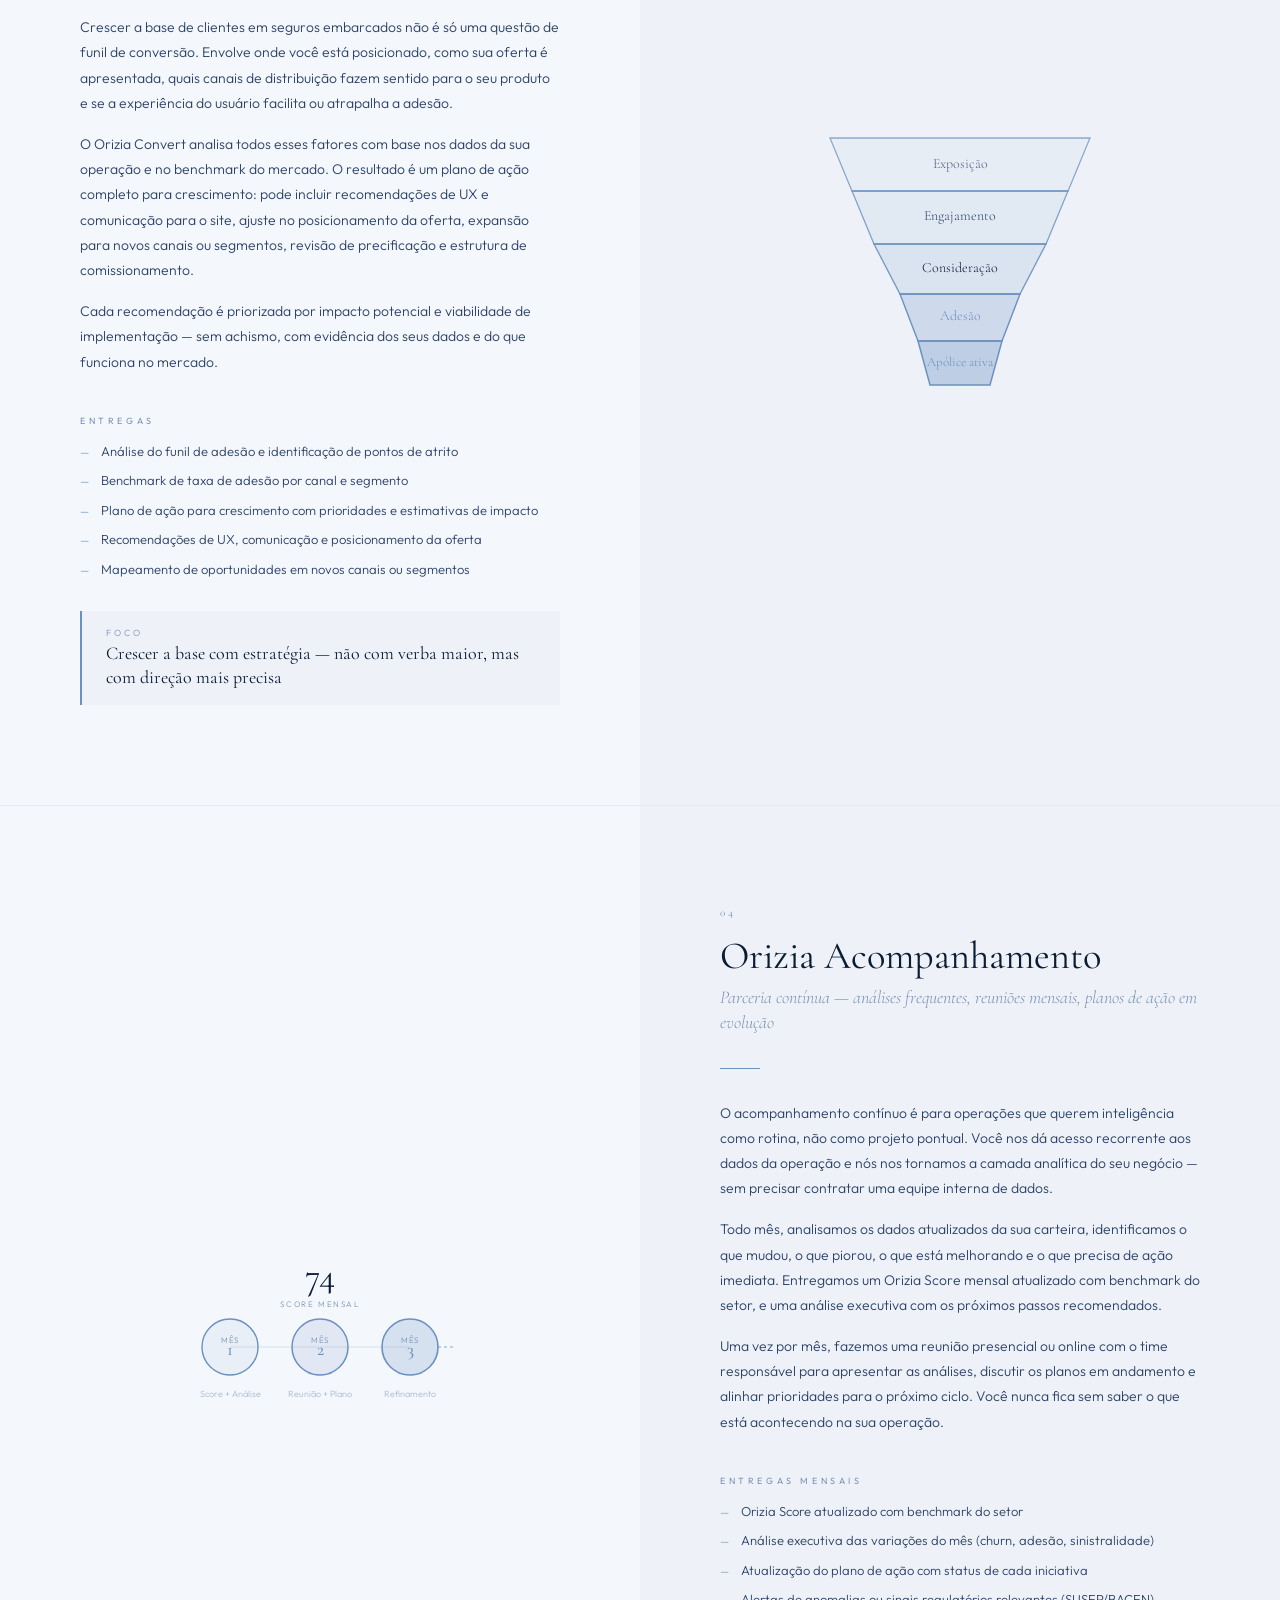
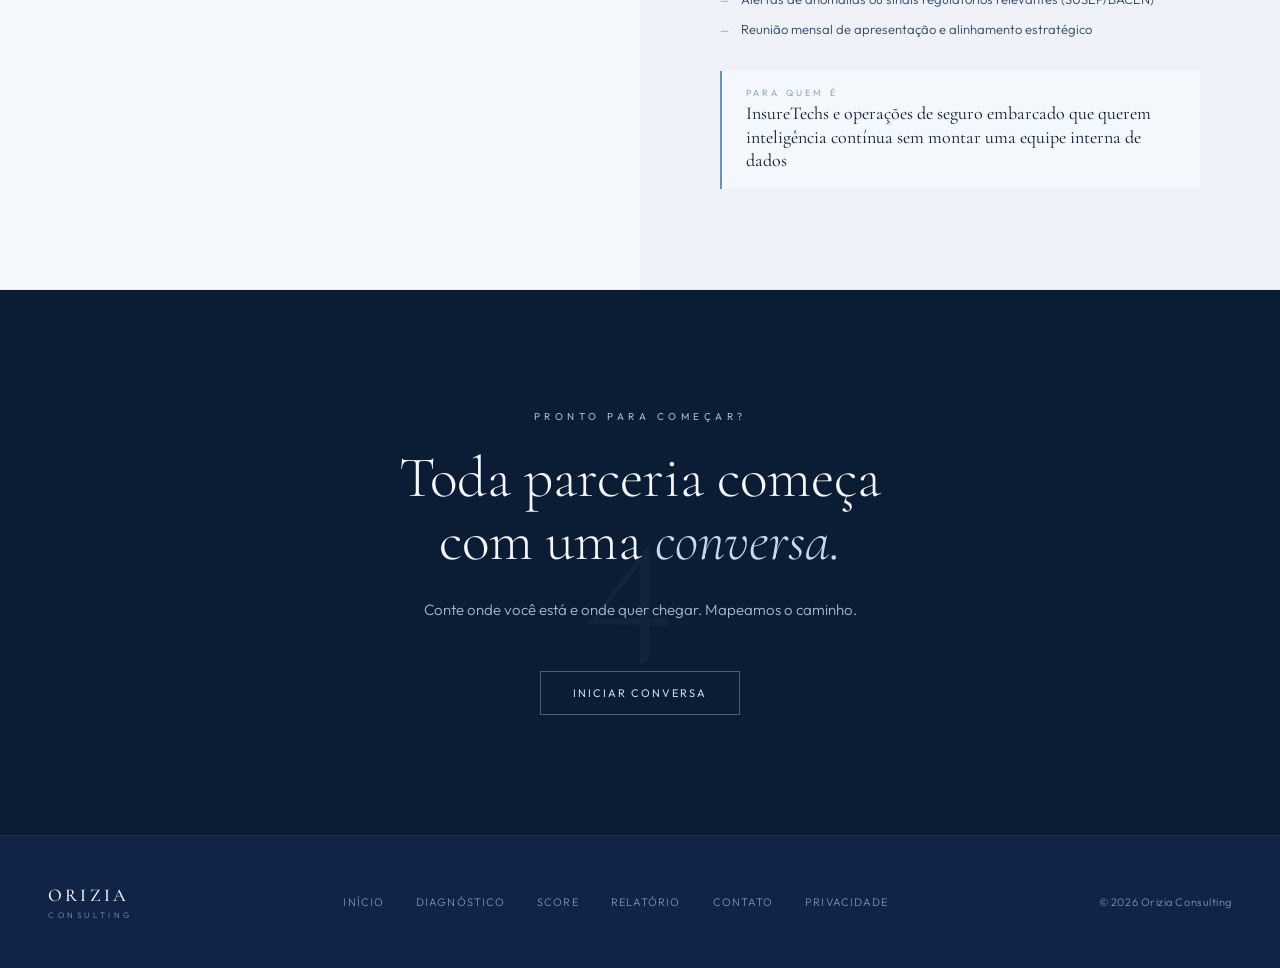
<file: pages/capabilities.html>
<!DOCTYPE html>
<html lang="pt-BR">
<head>
  <meta charset="UTF-8">
  <meta name="viewport" content="width=device-width, initial-scale=1.0">
  <title>Nossas Capacidades — Orizia Consulting</title>
  <meta name="description" content="Seis frameworks proprietários para inteligência em seguros embarcados no Brasil.">

  <!-- Favicon -->
  <link rel="icon" type="image/svg+xml" href="../assets/favicon.svg">
  <link rel="icon" type="image/png" href="../assets/favicon.png">
  <link rel="apple-touch-icon" href="../assets/favicon.png">

  <!-- Open Graph -->
  <meta property="og:type" content="website">
  <meta property="og:url" content="https://joaomari-oss.github.io/orizia/pages/capabilities.html">
  <meta property="og:title" content="Nossas Capacidades — Orizia Consulting">
  <meta property="og:description" content="Seis frameworks proprietários para inteligência em seguros embarcados no Brasil.">
  <meta property="og:image" content="https://joaomari-oss.github.io/orizia/assets/og-image.png">
  <meta property="og:image:width" content="1200">
  <meta property="og:image:height" content="630">
  <meta name="twitter:card" content="summary_large_image">
  <meta name="twitter:image" content="https://joaomari-oss.github.io/orizia/assets/og-image.png">
  <style>
    :root{--navy:#0B1C35;--cream:#EEF2F8;--white:#F4F7FC;--text-dark:#0B1C35;--text-muted:#7A93B5}
    *,*::before,*::after{box-sizing:border-box;margin:0;padding:0}
    html{cursor:none}
    body{font-family:'Outfit',sans-serif;background:var(--cream)}
  </style>
  <link rel="preconnect" href="https://fonts.googleapis.com">
  <link rel="preconnect" href="https://fonts.gstatic.com" crossorigin>
  <link rel="stylesheet" href="https://fonts.googleapis.com/css2?family=Cormorant+Garamond:ital,wght@0,300;0,400;0,500;0,600;1,300;1,400;1,500;1,600&family=Outfit:wght@200;300;400;500&display=swap">
  <link rel="stylesheet" href="../css/main.css">
  <link rel="stylesheet" href="../css/nav.css">
  <link rel="stylesheet" href="../css/animations.css">
  <link rel="stylesheet" href="../css/pages/capabilities.css">
</head>
<body>

  <div class="page-transition-overlay"></div>
  <div class="cursor-dot"></div>
  <div class="cursor-ring"></div>

  <nav class="nav" role="navigation" aria-label="Navegação principal">
    <div class="nav__inner">
      <a href="../index.html" class="nav__logo" aria-label="Orizia — Início">
        <span class="nav__logo-name">ORIZIA</span>
        <span class="nav__logo-sub">Consulting</span>
      </a>
      <ul class="nav__links">
        <li><a href="../index.html" class="nav__link" data-en="Home">Início</a></li>
        <li><a href="capabilities.html" class="nav__link active" data-en="Capabilities">Capacidades</a></li>
        <li><a href="diagnostico.html" class="nav__link" data-en="Diagnosis">Diagnóstico</a></li>
        <li><a href="score.html" class="nav__link" data-en="Score">Score</a></li>
        <li><a href="report.html" class="nav__link" data-en="Report">Relatório</a></li>
      </ul>
      <button class="nav__lang" data-lang-toggle type="button" aria-label="Trocar idioma">
        <span class="nav__lang-opt active" data-lang-pt>PT</span>
        <span class="nav__lang-sep">/</span>
        <span class="nav__lang-opt" data-lang-en>EN</span>
      </button>
      <a href="https://app.orizia.com.br" class="nav__cta" target="_blank" rel="noopener" data-en="Client Portal">Portal do Cliente</a>
      <button class="nav__hamburger" aria-label="Abrir menu">
        <span class="nav__hamburger-line"></span>
        <span class="nav__hamburger-line"></span>
        <span class="nav__hamburger-line"></span>
      </button>
    </div>
  </nav>

  <div class="nav__mobile-overlay" role="dialog" aria-modal="true" aria-label="Navegação mobile">
    <ul class="nav__mobile-links">
      <li><a href="../index.html" class="nav__mobile-link" data-en="Home">Início</a></li>
      <li><a href="capabilities.html" class="nav__mobile-link" data-en="Capabilities">Capacidades</a></li>
      <li><a href="diagnostico.html" class="nav__mobile-link" data-en="Diagnosis">Diagnóstico</a></li>
      <li><a href="score.html" class="nav__mobile-link" data-en="Score">Score</a></li>
      <li><a href="report.html" class="nav__mobile-link" data-en="Report">Relatório</a></li>
    </ul>
    <a href="https://app.orizia.com.br" class="nav__mobile-cta" target="_blank" rel="noopener" data-en="Client Portal">Portal do Cliente</a>
    <div class="nav__mobile-bottom">
      <span class="nav__mobile-bottom-label">Contato</span>
      <a href="mailto:contato@orizia.com.br" class="nav__mobile-bottom-email">contato@orizia.com.br</a>
    </div>
  </div>

  <!-- HERO -->
  <section class="page-hero">
    <div class="container">
      <nav class="page-hero__breadcrumb" aria-label="Breadcrumb">
        <a href="../index.html" class="page-hero__breadcrumb-item">Início</a>
        <span class="page-hero__breadcrumb-sep" aria-hidden="true">—</span>
        <span class="page-hero__breadcrumb-item" aria-current="page">Capacidades</span>
      </nav>
      <p class="eyebrow eyebrow--dark" style="margin-bottom:24px;">O que fazemos</p>
      <h1 class="page-hero__title reveal">Nossas capacidades.</h1>
      <p class="page-hero__subtitle reveal reveal-delay-1">
        Quatro pilares, cada um voltado para um desafio real das InsureTechs e operações de seguro embarcado no Brasil. Do diagnóstico gratuito em 48 horas ao acompanhamento contínuo — inteligência que se traduz em decisão.
      </p>
    </div>
  </section>

  <!-- CAPABILITIES LIST -->
  <main class="capabilities-list">

    <!-- 01 Diagnose -->
    <article class="capability-section" aria-labelledby="cap-diagnose">
      <div class="capability-section__content">
        <p class="capability-section__number">01</p>
        <h2 class="capability-section__name" id="cap-diagnose">Orizia Diagnose</h2>
        <p class="capability-section__tagline">Diagnóstico gratuito em 48 horas — os 3 pontos críticos da sua operação, via IA</p>
        <div class="capability-section__divider" aria-hidden="true"></div>
        <div class="capability-section__desc">
          <p class="capability-section__para">A maior parte das operações de seguro embarcado acumula dados sem nunca saber o que esses dados dizem. O Orizia Diagnose começa de graça: você envia as informações da sua operação, nossa IA analisa em até 48 horas e entrega os 3 pontos críticos que mais impactam o desempenho da sua carteira — junto com o seu Orizia Score.</p>
          <p class="capability-section__para">Se você quiser ir além dos 3 pontos críticos, o Diagnose completo entra em cena. Auditamos cada dimensão da operação — churn, adesão, sinistralidade, adequação de prêmio, postura regulatória — e entregamos um plano de ação detalhado, com prioridades claras, responsáveis sugeridos e impacto projetado para cada iniciativa.</p>
          <p class="capability-section__para">O resultado não é um relatório para arquivar. É um mapa de decisões: o que fazer primeiro, por que, e como medir se funcionou.</p>
        </div>
        <div class="capability-section__deliverables">
          <p class="deliverables-title">Versão gratuita — entregue em 48h</p>
          <ul class="deliverables-list">
            <li>Orizia Score da sua operação (0–100, comparado ao setor)</li>
            <li>Os 3 pontos críticos identificados pela IA</li>
            <li>Resumo executivo em uma página</li>
          </ul>
        </div>
        <div class="capability-section__deliverables" style="margin-top:24px;">
          <p class="deliverables-title">Versão completa — plano de ação detalhado</p>
          <ul class="deliverables-list">
            <li>Auditoria completa da carteira em múltiplas dimensões</li>
            <li>Comparação de benchmark com o setor (dados reais)</li>
            <li>Plano de ação priorizado com impacto projetado por iniciativa</li>
            <li>Avaliação de prontidão regulatória (SUSEP/BACEN)</li>
            <li>Sessão de apresentação executiva e alinhamento estratégico</li>
          </ul>
        </div>
        <div class="capability-section__metric">
          <p class="metric-label">Como começa</p>
          <p class="metric-value">Você preenche o formulário de dados, nós analisamos em até 48h e entregamos por e-mail e WhatsApp — sem compromisso</p>
        </div>
        <a href="diagnostico.html" class="btn btn--navy" style="margin-top:32px;" data-en="Start free diagnosis →">Iniciar diagnóstico gratuito →</a>
      </div>
      <div class="capability-section__visual" aria-hidden="true">
        <svg class="cap-svg" width="320" height="320" viewBox="0 0 320 320" fill="none" xmlns="http://www.w3.org/2000/svg">
          <circle cx="160" cy="160" r="120" stroke="#6B91C1" stroke-width="1.4" opacity="0.55"/>
          <circle cx="160" cy="160" r="80" stroke="#6B91C1" stroke-width="1.4" opacity="0.75"/>
          <circle cx="160" cy="160" r="40" stroke="#6B91C1" stroke-width="1.4" opacity="0.9"/>
          <circle cx="160" cy="160" r="5" fill="#6B91C1"/>
          <line x1="160" y1="40" x2="160" y2="280" stroke="#A8BAD0" stroke-width="1" opacity="0.4"/>
          <line x1="40" y1="160" x2="280" y2="160" stroke="#A8BAD0" stroke-width="1" opacity="0.4"/>
          <circle cx="160" cy="40" r="4" fill="#6B91C1"/>
          <circle cx="280" cy="160" r="4" fill="#A8BAD0"/>
          <circle cx="160" cy="280" r="4" fill="#A8BAD0"/>
          <circle cx="40" cy="160" r="4" fill="#A8BAD0"/>
          <path d="M 160 40 A 120 120 0 0 1 267 213" stroke="#6B91C1" stroke-width="1.5" opacity="0.85" fill="none"/>
        </svg>
      </div>
    </article>

    <!-- 02 Retain -->
    <article class="capability-section" aria-labelledby="cap-retain">
      <div class="capability-section__content">
        <p class="capability-section__number">02</p>
        <h2 class="capability-section__name" id="cap-retain">Orizia Retain</h2>
        <p class="capability-section__tagline">Plano de ação baseado em dados para reduzir cancelamento de apólices</p>
        <div class="capability-section__divider" aria-hidden="true"></div>
        <div class="capability-section__desc">
          <p class="capability-section__para">Churn em seguros embarcados não é aleatório — ele tem padrões, tem sazonalidade, tem gatilhos. O problema é que a maioria das operações só percebe o cancelamento quando ele já aconteceu. O Orizia Retain muda isso: analisamos os dados históricos da sua carteira para identificar os perfis, momentos e canais com maior risco de cancelamento.</p>
          <p class="capability-section__para">Com base nessa análise, entregamos um plano de ação concreto: quais segmentos priorizar, qual comunicação funciona para cada perfil de risco, quando intervir, e como estruturar campanhas de retenção que realmente movem a agulha. Nada de recomendação genérica — tudo baseado nos seus próprios dados.</p>
          <p class="capability-section__para">O Retain funciona como engajamento pontual ou como acompanhamento recorrente. A cada ciclo, refinamos o plano com base no que funcionou e no que mudou na operação.</p>
        </div>
        <div class="capability-section__deliverables">
          <p class="deliverables-title">Entregas</p>
          <ul class="deliverables-list">
            <li>Análise de padrões de churn por segmento, canal e produto</li>
            <li>Identificação dos principais gatilhos de cancelamento</li>
            <li>Plano de ação de retenção com prioridades e timelines</li>
            <li>Playbook de comunicação por perfil de risco</li>
            <li>Acompanhamento de resultados e refinamento do plano</li>
          </ul>
        </div>
        <div class="capability-section__metric">
          <p class="metric-label">Foco</p>
          <p class="metric-value">Reduzir cancelamentos antes que aconteçam — com ações práticas, não só com modelos</p>
        </div>
      </div>
      <div class="capability-section__visual" aria-hidden="true">
        <svg class="cap-svg" width="320" height="280" viewBox="0 0 320 280" fill="none" xmlns="http://www.w3.org/2000/svg">
          <line x1="20" y1="260" x2="300" y2="260" stroke="#A8BAD0" stroke-width="1" opacity="0.35"/>
          <line x1="20" y1="20" x2="20" y2="260" stroke="#A8BAD0" stroke-width="1" opacity="0.35"/>
          <path d="M 20 240 Q 80 220 140 200 Q 200 185 260 170 Q 280 165 300 160" stroke="#A8BAD0" stroke-width="1.4" fill="none" opacity="0.75" stroke-dasharray="5 4"/>
          <path d="M 20 220 Q 80 180 140 150 Q 200 120 260 60 Q 280 40 300 30" stroke="#6B91C1" stroke-width="1.8" fill="none" opacity="1"/>
          <circle cx="140" cy="150" r="6" fill="#6B91C1"/>
          <circle cx="200" cy="120" r="5" fill="#6B91C1" opacity="0.8"/>
          <circle cx="260" cy="60" r="6" fill="#6B91C1"/>
          <text x="300" y="25" font-family="Cormorant Garamond" font-size="14" fill="#6B91C1" text-anchor="end">−30%</text>
        </svg>
      </div>
    </article>

    <!-- 03 Convert -->
    <article class="capability-section" aria-labelledby="cap-convert">
      <div class="capability-section__content">
        <p class="capability-section__number">03</p>
        <h2 class="capability-section__name" id="cap-convert">Orizia Convert</h2>
        <p class="capability-section__tagline">Plano de ação para crescer a base de segurados — do site ao posicionamento de mercado</p>
        <div class="capability-section__divider" aria-hidden="true"></div>
        <div class="capability-section__desc">
          <p class="capability-section__para">Crescer a base de clientes em seguros embarcados não é só uma questão de funil de conversão. Envolve onde você está posicionado, como sua oferta é apresentada, quais canais de distribuição fazem sentido para o seu produto e se a experiência do usuário facilita ou atrapalha a adesão.</p>
          <p class="capability-section__para">O Orizia Convert analisa todos esses fatores com base nos dados da sua operação e no benchmark do mercado. O resultado é um plano de ação completo para crescimento: pode incluir recomendações de UX e comunicação para o site, ajuste no posicionamento da oferta, expansão para novos canais ou segmentos, revisão de precificação e estrutura de comissionamento.</p>
          <p class="capability-section__para">Cada recomendação é priorizada por impacto potencial e viabilidade de implementação — sem achismo, com evidência dos seus dados e do que funciona no mercado.</p>
        </div>
        <div class="capability-section__deliverables">
          <p class="deliverables-title">Entregas</p>
          <ul class="deliverables-list">
            <li>Análise do funil de adesão e identificação de pontos de atrito</li>
            <li>Benchmark de taxa de adesão por canal e segmento</li>
            <li>Plano de ação para crescimento com prioridades e estimativas de impacto</li>
            <li>Recomendações de UX, comunicação e posicionamento da oferta</li>
            <li>Mapeamento de oportunidades em novos canais ou segmentos</li>
          </ul>
        </div>
        <div class="capability-section__metric">
          <p class="metric-label">Foco</p>
          <p class="metric-value">Crescer a base com estratégia — não com verba maior, mas com direção mais precisa</p>
        </div>
      </div>
      <div class="capability-section__visual" aria-hidden="true">
        <svg class="cap-svg" width="300" height="300" viewBox="0 0 300 300" fill="none">
          <!-- Connected trapezoid funnel — top to bottom -->
          <polygon points="20,25 280,25 258,78 42,78" fill="rgba(107,145,193,0.07)" stroke="#6B91C1" stroke-width="1.3" opacity="0.75"/>
          <polygon points="42,78 258,78 236,131 64,131" fill="rgba(107,145,193,0.12)" stroke="#6B91C1" stroke-width="1.3" opacity="0.82"/>
          <polygon points="64,131 236,131 210,181 90,181" fill="rgba(107,145,193,0.17)" stroke="#6B91C1" stroke-width="1.4" opacity="0.9"/>
          <polygon points="90,181 210,181 192,228 108,228" fill="rgba(107,145,193,0.25)" stroke="#6B91C1" stroke-width="1.4"/>
          <polygon points="108,228 192,228 180,272 120,272" fill="rgba(107,145,193,0.37)" stroke="#6B91C1" stroke-width="1.5"/>
          <!-- Labels -->
          <text x="150" y="52" font-family="Cormorant Garamond" font-size="14" fill="#2C4268" text-anchor="middle" dominant-baseline="middle" opacity="0.8">Exposição</text>
          <text x="150" y="104" font-family="Cormorant Garamond" font-size="14" fill="#2C4268" text-anchor="middle" dominant-baseline="middle">Engajamento</text>
          <text x="150" y="156" font-family="Cormorant Garamond" font-size="14" fill="#0B1C35" text-anchor="middle" dominant-baseline="middle">Consideração</text>
          <text x="150" y="204" font-family="Cormorant Garamond" font-size="14" fill="#6B91C1" text-anchor="middle" dominant-baseline="middle">Adesão</text>
          <text x="150" y="250" font-family="Cormorant Garamond" font-size="13" fill="#6B91C1" text-anchor="middle" dominant-baseline="middle">Apólice ativa</text>
        </svg>
      </div>
    </article>

    <!-- 04 Acompanhamento Completo -->
    <article class="capability-section" aria-labelledby="cap-acompanhamento">
      <div class="capability-section__content">
        <p class="capability-section__number">04</p>
        <h2 class="capability-section__name" id="cap-acompanhamento">Orizia Acompanhamento</h2>
        <p class="capability-section__tagline">Parceria contínua — análises frequentes, reuniões mensais, planos de ação em evolução</p>
        <div class="capability-section__divider" aria-hidden="true"></div>
        <div class="capability-section__desc">
          <p class="capability-section__para">O acompanhamento contínuo é para operações que querem inteligência como rotina, não como projeto pontual. Você nos dá acesso recorrente aos dados da operação e nós nos tornamos a camada analítica do seu negócio — sem precisar contratar uma equipe interna de dados.</p>
          <p class="capability-section__para">Todo mês, analisamos os dados atualizados da sua carteira, identificamos o que mudou, o que piorou, o que está melhorando e o que precisa de ação imediata. Entregamos um Orizia Score mensal atualizado com benchmark do setor, e uma análise executiva com os próximos passos recomendados.</p>
          <p class="capability-section__para">Uma vez por mês, fazemos uma reunião presencial ou online com o time responsável para apresentar as análises, discutir os planos em andamento e alinhar prioridades para o próximo ciclo. Você nunca fica sem saber o que está acontecendo na sua operação.</p>
        </div>
        <div class="capability-section__deliverables">
          <p class="deliverables-title">Entregas mensais</p>
          <ul class="deliverables-list">
            <li>Orizia Score atualizado com benchmark do setor</li>
            <li>Análise executiva das variações do mês (churn, adesão, sinistralidade)</li>
            <li>Atualização do plano de ação com status de cada iniciativa</li>
            <li>Alertas de anomalias ou sinais regulatórios relevantes (SUSEP/BACEN)</li>
            <li>Reunião mensal de apresentação e alinhamento estratégico</li>
          </ul>
        </div>
        <div class="capability-section__metric">
          <p class="metric-label">Para quem é</p>
          <p class="metric-value">InsureTechs e operações de seguro embarcado que querem inteligência contínua sem montar uma equipe interna de dados</p>
        </div>
      </div>
      <div class="capability-section__visual" aria-hidden="true">
        <svg class="cap-svg" width="300" height="300" viewBox="0 0 300 300" fill="none">
          <!-- Timeline circles with connecting line -->
          <line x1="60" y1="150" x2="240" y2="150" stroke="#A8BAD0" stroke-width="1" opacity="0.4"/>
          <!-- Month nodes -->
          <circle cx="60" cy="150" r="28" fill="rgba(107,145,193,0.08)" stroke="#6B91C1" stroke-width="1.4"/>
          <circle cx="150" cy="150" r="28" fill="rgba(107,145,193,0.14)" stroke="#6B91C1" stroke-width="1.5"/>
          <circle cx="240" cy="150" r="28" fill="rgba(107,145,193,0.22)" stroke="#6B91C1" stroke-width="1.6"/>
          <!-- Month labels -->
          <text x="60" y="146" font-family="Outfit" font-size="8" fill="#7A93B5" text-anchor="middle" letter-spacing="0.1em">MÊS</text>
          <text x="60" y="158" font-family="Cormorant Garamond" font-size="18" fill="#6B91C1" text-anchor="middle" font-weight="500">1</text>
          <text x="150" y="146" font-family="Outfit" font-size="8" fill="#7A93B5" text-anchor="middle" letter-spacing="0.1em">MÊS</text>
          <text x="150" y="158" font-family="Cormorant Garamond" font-size="18" fill="#6B91C1" text-anchor="middle" font-weight="500">2</text>
          <text x="240" y="146" font-family="Outfit" font-size="8" fill="#7A93B5" text-anchor="middle" letter-spacing="0.1em">MÊS</text>
          <text x="240" y="158" font-family="Cormorant Garamond" font-size="18" fill="#6B91C1" text-anchor="middle" font-weight="500">3</text>
          <!-- Labels below -->
          <text x="60" y="200" font-family="Outfit" font-size="9" fill="#A8BAD0" text-anchor="middle">Score + Análise</text>
          <text x="150" y="200" font-family="Outfit" font-size="9" fill="#A8BAD0" text-anchor="middle">Reunião + Plano</text>
          <text x="240" y="200" font-family="Outfit" font-size="9" fill="#A8BAD0" text-anchor="middle">Refinamento</text>
          <!-- Arrow continuing -->
          <path d="M268 150 L285 150" stroke="#6B91C1" stroke-width="1.5" opacity="0.5" stroke-dasharray="3 3"/>
          <!-- Score indicator top -->
          <text x="150" y="90" font-family="Cormorant Garamond" font-size="36" fill="#0B1C35" text-anchor="middle" font-weight="400">74</text>
          <text x="150" y="110" font-family="Outfit" font-size="8" fill="#7A93B5" text-anchor="middle" letter-spacing="0.2em">SCORE MENSAL</text>
        </svg>
      </div>
    </article>

  </main>

  <!-- CTA -->
  <section style="background:var(--navy);padding:120px 0;text-align:center;position:relative;overflow:hidden;" aria-labelledby="cap-cta-title">
    <div style="position:absolute;inset:0;font-family:'Cormorant Garamond',serif;font-size:200px;font-weight:300;color:var(--white);opacity:0.03;display:flex;align-items:center;justify-content:center;letter-spacing:0.1em;user-select:none;" aria-hidden="true">4</div>
    <div class="container" style="position:relative;z-index:1;">
      <p class="eyebrow" style="margin-bottom:24px;" data-en="Ready to begin?">Pronto para começar?</p>
      <h2 style="font-family:'Cormorant Garamond',serif;font-size:clamp(44px,4.5vw,68px);font-weight:300;color:var(--white);line-height:1.1;margin-bottom:24px;" id="cap-cta-title"
          data-en-html="Every engagement starts<br>with a <em style=&quot;font-style:italic;color:var(--silver-light);&quot;>conversation.</em>">
        Toda parceria começa<br>com uma <em style="font-style:italic;color:var(--silver-light);">conversa.</em>
      </h2>
      <p style="font-size:15px;font-weight:300;color:var(--silver);line-height:1.7;max-width:480px;margin:0 auto 48px;" data-en="Tell us where you are and where you want to go. We'll map the path.">Conte onde você está e onde quer chegar. Mapeamos o caminho.</p>
      <a href="contact.html" class="btn btn--silver">Iniciar conversa</a>
    </div>
  </section>

  <footer style="background:var(--navy-mid);padding:48px 0;border-top:1px solid rgba(168,186,208,0.08);">
    <div class="container" style="display:flex;justify-content:space-between;align-items:center;flex-wrap:wrap;gap:24px;">
      <a href="../index.html" style="display:flex;flex-direction:column;gap:4px;text-decoration:none;">
        <span style="font-family:'Cormorant Garamond',serif;font-size:18px;font-weight:500;letter-spacing:0.18em;color:var(--white);">ORIZIA</span>
        <span style="font-size:8px;letter-spacing:0.45em;text-transform:uppercase;color:var(--text-muted);">Consulting</span>
      </a>
      <nav style="display:flex;gap:32px;flex-wrap:wrap;" aria-label="Navegação do rodapé">
        <a href="../index.html" style="font-size:11px;letter-spacing:0.1em;color:var(--text-muted);text-transform:uppercase;" data-en="Home">Início</a>
        <a href="diagnostico.html" style="font-size:11px;letter-spacing:0.1em;color:var(--text-muted);text-transform:uppercase;" data-en="Diagnosis">Diagnóstico</a>
        <a href="score.html" style="font-size:11px;letter-spacing:0.1em;color:var(--text-muted);text-transform:uppercase;" data-en="Score">Score</a>
        <a href="report.html" style="font-size:11px;letter-spacing:0.1em;color:var(--text-muted);text-transform:uppercase;" data-en="Report">Relatório</a>
        <a href="contact.html" style="font-size:11px;letter-spacing:0.1em;color:var(--text-muted);text-transform:uppercase;" data-en="Contact">Contato</a>
        <a href="privacidade.html" style="font-size:11px;letter-spacing:0.1em;color:var(--text-muted);text-transform:uppercase;" data-en="Privacy">Privacidade</a>
      </nav>
      <p style="font-size:11px;color:var(--text-muted);letter-spacing:0.05em;">© 2026 Orizia Consulting</p>
    </div>
  </footer>

  <script defer src="../js/i18n.js"></script>
  <script defer src="../js/main.js"></script>
  <script defer src="../js/animations.js"></script>
</body>
</html>
</file>
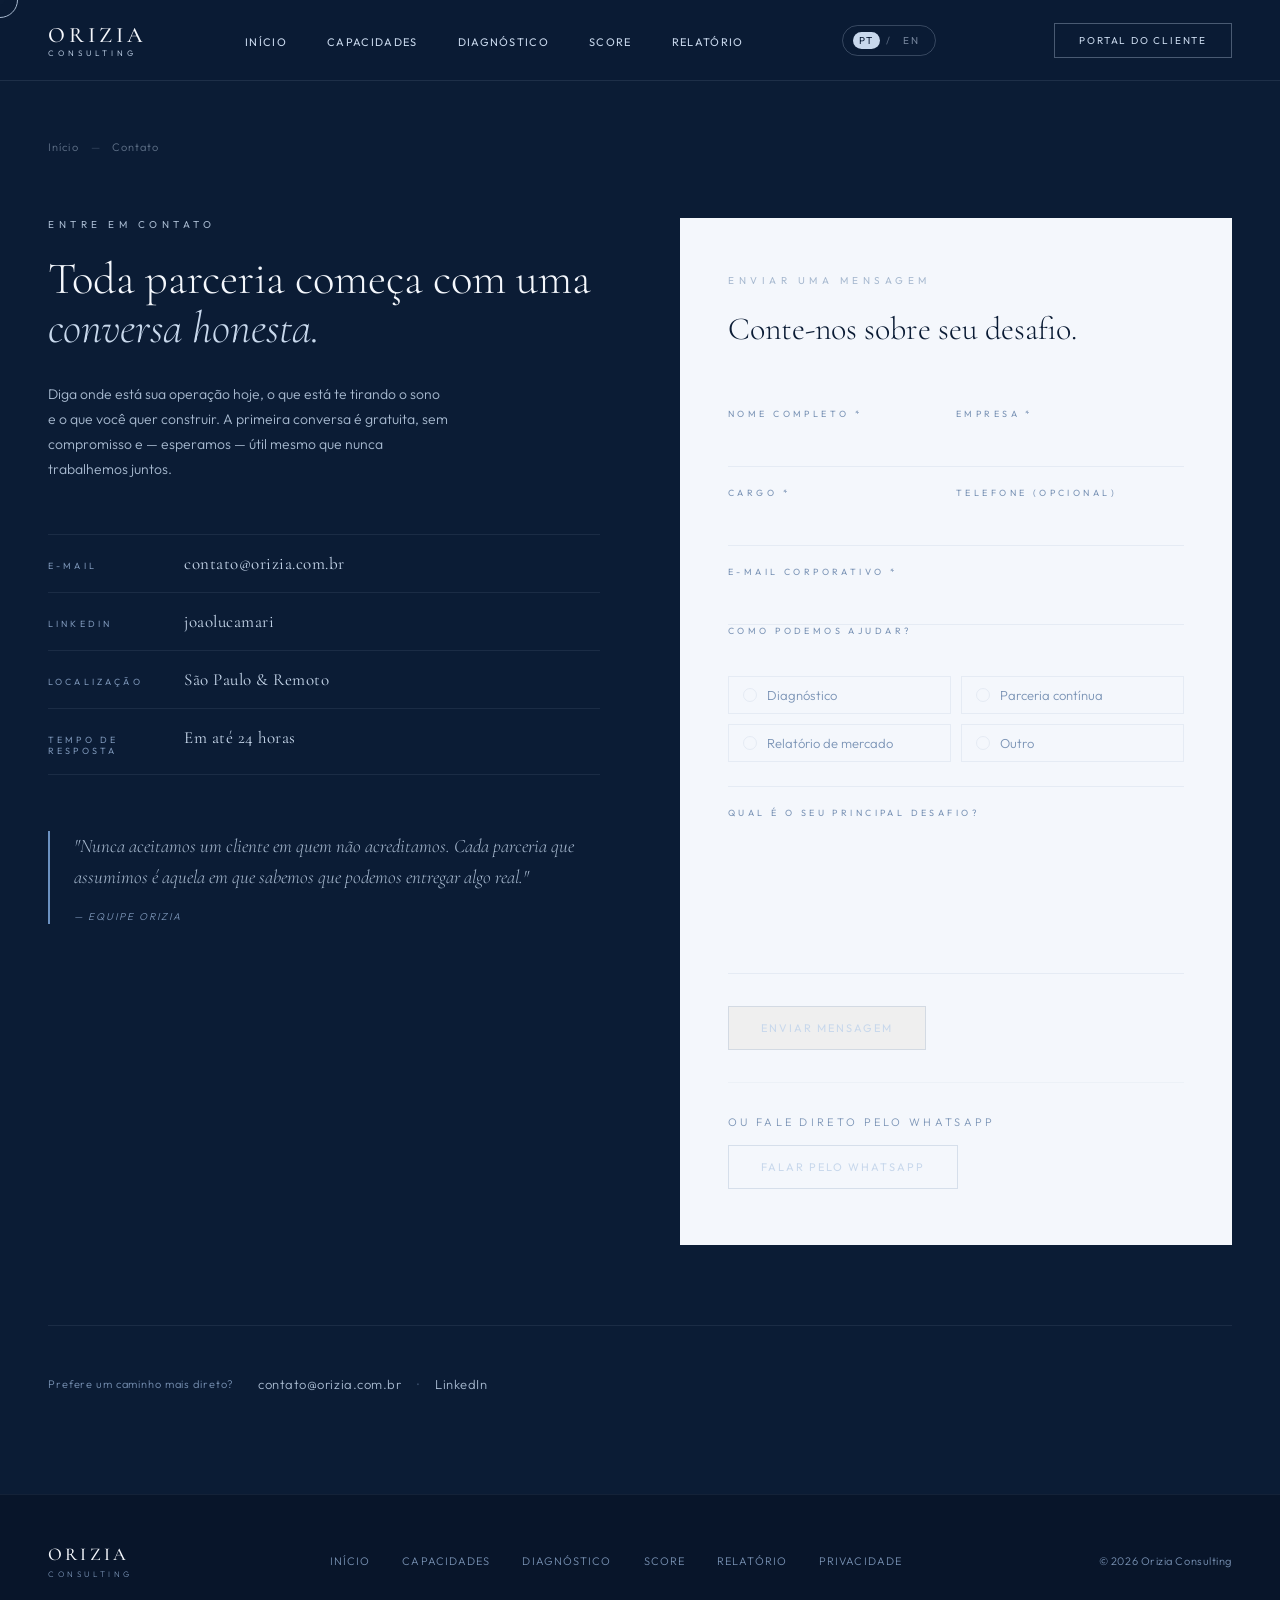
<file: pages/contact.html>
<!DOCTYPE html>
<html lang="pt-BR">
<head>
  <meta charset="UTF-8">
  <meta name="viewport" content="width=device-width, initial-scale=1.0">
  <title>Contato — Orizia Consulting</title>
  <meta name="description" content="Fale com a equipe Orizia. Toda parceria começa com uma conversa honesta.">

  <!-- Favicon -->
  <link rel="icon" type="image/svg+xml" href="../assets/favicon.svg">
  <link rel="icon" type="image/png" href="../assets/favicon.png">
  <link rel="apple-touch-icon" href="../assets/favicon.png">

  <!-- Open Graph -->
  <meta property="og:type" content="website">
  <meta property="og:url" content="https://joaomari-oss.github.io/orizia/pages/contact.html">
  <meta property="og:title" content="Contato — Orizia Consulting">
  <meta property="og:description" content="Fale com a equipe Orizia. Toda parceria começa com uma conversa honesta.">
  <meta property="og:image" content="https://joaomari-oss.github.io/orizia/assets/og-image.png">
  <meta property="og:image:width" content="1200">
  <meta property="og:image:height" content="630">
  <meta name="twitter:card" content="summary_large_image">
  <meta name="twitter:image" content="https://joaomari-oss.github.io/orizia/assets/og-image.png">
  <style>
    :root{--navy:#0B1C35;--cream:#EEF2F8;--white:#F4F7FC;--silver:#A8BAD0;--text-dark:#0B1C35;--text-muted:#7A93B5}
    *,*::before,*::after{box-sizing:border-box;margin:0;padding:0}
    html{cursor:none}
    body{font-family:'Outfit',sans-serif;background:var(--navy);color:var(--white)}
  </style>
  <link rel="preconnect" href="https://fonts.googleapis.com">
  <link rel="preconnect" href="https://fonts.gstatic.com" crossorigin>
  <link rel="stylesheet" href="https://fonts.googleapis.com/css2?family=Cormorant+Garamond:ital,wght@0,300;0,400;0,500;0,600;1,300;1,400;1,500;1,600&family=Outfit:wght@200;300;400;500&display=swap">
  <link rel="stylesheet" href="../css/main.css">
  <link rel="stylesheet" href="../css/nav.css">
  <link rel="stylesheet" href="../css/animations.css">
  <link rel="stylesheet" href="../css/pages/contact.css">
</head>
<body class="page-dark">

  <div class="page-transition-overlay"></div>
  <div class="cursor-dot"></div>
  <div class="cursor-ring"></div>

  <nav class="nav nav--dark" role="navigation" aria-label="Navegação principal">
    <div class="nav__inner">
      <a href="../index.html" class="nav__logo" aria-label="Orizia — Início">
        <span class="nav__logo-name">ORIZIA</span>
        <span class="nav__logo-sub">Consulting</span>
      </a>
      <ul class="nav__links">
        <li><a href="../index.html" class="nav__link" data-en="Home">Início</a></li>
        <li><a href="capabilities.html" class="nav__link" data-en="Capabilities">Capacidades</a></li>
        <li><a href="diagnostico.html" class="nav__link" data-en="Diagnosis">Diagnóstico</a></li>
        <li><a href="score.html" class="nav__link" data-en="Score">Score</a></li>
        <li><a href="report.html" class="nav__link" data-en="Report">Relatório</a></li>
      </ul>
      <button class="nav__lang" data-lang-toggle type="button" aria-label="Trocar idioma">
        <span class="nav__lang-opt active" data-lang-pt>PT</span>
        <span class="nav__lang-sep">/</span>
        <span class="nav__lang-opt" data-lang-en>EN</span>
      </button>
      <a href="https://app.orizia.com.br" class="nav__cta" target="_blank" rel="noopener" data-en="Client Portal">Portal do Cliente</a>
      <button class="nav__hamburger" aria-label="Abrir menu">
        <span class="nav__hamburger-line"></span>
        <span class="nav__hamburger-line"></span>
        <span class="nav__hamburger-line"></span>
      </button>
    </div>
  </nav>

  <div class="nav__mobile-overlay" role="dialog" aria-modal="true" aria-label="Navegação mobile">
    <ul class="nav__mobile-links">
      <li><a href="../index.html" class="nav__mobile-link" data-en="Home">Início</a></li>
      <li><a href="capabilities.html" class="nav__mobile-link" data-en="Capabilities">Capacidades</a></li>
      <li><a href="diagnostico.html" class="nav__mobile-link" data-en="Diagnosis">Diagnóstico</a></li>
      <li><a href="score.html" class="nav__mobile-link" data-en="Score">Score</a></li>
      <li><a href="report.html" class="nav__mobile-link" data-en="Report">Relatório</a></li>
    </ul>
    <a href="https://app.orizia.com.br" class="nav__mobile-cta" target="_blank" rel="noopener" data-en="Client Portal">Portal do Cliente</a>
    <div class="nav__mobile-bottom">
      <span class="nav__mobile-bottom-label">Contato</span>
      <a href="mailto:contato@orizia.com.br" class="nav__mobile-bottom-email">contato@orizia.com.br</a>
    </div>
  </div>

  <main class="contact-page">
    <div class="container">
      <nav class="page-hero__breadcrumb" aria-label="Breadcrumb">
        <a href="../index.html" class="page-hero__breadcrumb-item">Início</a>
        <span class="page-hero__breadcrumb-sep" aria-hidden="true">—</span>
        <span class="page-hero__breadcrumb-item" aria-current="page">Contato</span>
      </nav>

      <div class="contact-grid">

        <!-- LEFT -->
        <aside class="contact-left">
          <p class="eyebrow reveal" style="margin-bottom:24px;">Entre em contato</p>
          <h1 class="contact-left__title reveal reveal-delay-1"
              data-en-html="Every engagement starts with an<br><em>honest conversation.</em>">
            Toda parceria começa com uma<br><em>conversa honesta.</em>
          </h1>
          <p class="contact-left__desc reveal reveal-delay-2">
            Diga onde está sua operação hoje, o que está te tirando o sono e o que você quer construir. A primeira conversa é gratuita, sem compromisso e — esperamos — útil mesmo que nunca trabalhemos juntos.
          </p>

          <div class="contact-info">
            <div class="contact-info__row">
              <p class="contact-info__label">E-mail</p>
              <a href="mailto:contato@orizia.com.br" class="contact-info__value">contato@orizia.com.br</a>
            </div>
            <div class="contact-info__row">
              <p class="contact-info__label">LinkedIn</p>
              <a href="https://www.linkedin.com/in/joaolucamari" target="_blank" rel="noopener" class="contact-info__value">joaolucamari</a>
            </div>
            <div class="contact-info__row">
              <p class="contact-info__label">Localização</p>
              <p class="contact-info__value">São Paulo &amp; Remoto</p>
            </div>
            <div class="contact-info__row">
              <p class="contact-info__label">Tempo de resposta</p>
              <p class="contact-info__value">Em até 24 horas</p>
            </div>
          </div>

          <blockquote class="contact-quote">
            <p class="contact-quote__text">"Nunca aceitamos um cliente em quem não acreditamos. Cada parceria que assumimos é aquela em que sabemos que podemos entregar algo real."</p>
            <cite class="contact-quote__cite">— Equipe Orizia</cite>
          </blockquote>
        </aside>

        <!-- RIGHT -->
        <section class="contact-right">
          <p class="eyebrow" style="margin-bottom:24px;">Enviar uma mensagem</p>
          <h2 class="contact-right__title">Conte-nos sobre seu desafio.</h2>

          <form class="contact-form" action="https://formspree.io/f/xpwranwq" method="POST" novalidate>
            <input type="hidden" name="_subject" value="Nova mensagem — Orizia">
            <input type="hidden" name="_next" value="https://joaomari-oss.github.io/orizia/pages/obrigado.html">
            <input type="hidden" name="_language" value="pt">
            <!-- honeypot -->
            <input type="text" name="_gotcha" style="display:none" tabindex="-1" autocomplete="off">
            <div class="contact-form__grid">
              <label class="form-label">
                <span class="form-label__text">Nome completo *</span>
                <input type="text" name="name" class="form-input" required>
              </label>
              <label class="form-label">
                <span class="form-label__text">Empresa *</span>
                <input type="text" name="company" class="form-input" required>
              </label>
              <label class="form-label">
                <span class="form-label__text">Cargo *</span>
                <input type="text" name="role" class="form-input" required>
              </label>
              <label class="form-label">
                <span class="form-label__text">Telefone (opcional)</span>
                <input type="tel" name="phone" class="form-input">
              </label>
              <label class="form-label form-label--full">
                <span class="form-label__text">E-mail corporativo *</span>
                <input type="email" name="email" class="form-input" required>
              </label>
            </div>

            <fieldset class="form-fieldset">
              <legend class="form-fieldset__legend">Como podemos ajudar?</legend>
              <div class="form-radios">
                <label class="form-radio"><input type="radio" name="service" value="diagnose"><span>Diagnóstico</span></label>
                <label class="form-radio"><input type="radio" name="service" value="partnership"><span>Parceria contínua</span></label>
                <label class="form-radio"><input type="radio" name="service" value="report"><span>Relatório de mercado</span></label>
                <label class="form-radio"><input type="radio" name="service" value="other"><span>Outro</span></label>
              </div>
            </fieldset>

            <label class="form-label">
              <span class="form-label__text">Qual é o seu principal desafio?</span>
              <textarea name="message" class="form-input form-input--textarea" rows="5"></textarea>
            </label>

            <button type="submit" class="btn btn--silver contact-form__submit" data-en="Send message">Enviar mensagem</button>
          </form>

          <div style="margin-top:32px;padding-top:32px;border-top:1px solid rgba(168,186,208,0.1);">
            <p style="font-size:11px;letter-spacing:0.3em;text-transform:uppercase;color:var(--text-muted);margin-bottom:16px;" data-en="Or talk directly on WhatsApp">Ou fale direto pelo WhatsApp</p>
            <a href="https://wa.me/5511999999999?text=Ol%C3%A1%2C+vim+pelo+site+da+Orizia+e+gostaria+de+conversar."
               class="btn btn--silver" target="_blank" rel="noopener"
               style="display:inline-flex;align-items:center;gap:12px;"
               data-en="Chat on WhatsApp">
              <svg width="18" height="18" viewBox="0 0 24 24" fill="none" aria-hidden="true">
                <path d="M20.52 3.48A11.94 11.94 0 0 0 12 0C5.37 0 0 5.37 0 12c0 2.11.55 4.18 1.6 5.99L0 24l6.18-1.62A11.94 11.94 0 0 0 12 24c6.63 0 12-5.37 12-12a11.94 11.94 0 0 0-3.48-8.52zM12 22a9.93 9.93 0 0 1-5.07-1.38l-.36-.21-3.73.98.99-3.63-.24-.38A9.93 9.93 0 0 1 2 12C2 6.48 6.48 2 12 2s10 4.48 10 10-4.48 10-10 10zm5.47-7.53c-.3-.15-1.77-.87-2.04-.97-.27-.1-.47-.15-.67.15-.2.3-.77.97-.94 1.17-.17.2-.35.22-.65.07a8.14 8.14 0 0 1-2.39-1.47 8.96 8.96 0 0 1-1.65-2.05c-.17-.3-.02-.46.13-.61.13-.13.3-.35.45-.52.15-.17.2-.3.3-.5.1-.2.05-.37-.02-.52-.07-.15-.67-1.61-.91-2.2-.24-.58-.49-.5-.67-.51-.17-.01-.37-.01-.57-.01-.2 0-.52.07-.79.37-.27.3-1.04 1.01-1.04 2.47s1.06 2.87 1.21 3.07c.15.2 2.09 3.19 5.07 4.48.71.31 1.27.49 1.7.63.71.23 1.36.2 1.87.12.57-.09 1.77-.72 2.02-1.42.25-.7.25-1.3.17-1.42-.07-.12-.27-.19-.57-.34z" fill="#A8BAD0"/>
              </svg>
              Falar pelo WhatsApp
            </a>
          </div>

          <div class="contact-form__success" hidden>
            <p class="success__title">Mensagem recebida.</p>
            <p class="success__desc">Vamos ler com calma e responder em até 24 horas.</p>
          </div>
        </section>
      </div>

      <!-- ALT CONTACT -->
      <section class="contact-alt">
        <p class="contact-alt__label">Prefere um caminho mais direto?</p>
        <div class="contact-alt__links">
          <a href="mailto:contato@orizia.com.br" class="contact-alt__link">contato@orizia.com.br</a>
          <span class="contact-alt__sep">·</span>
          <a href="https://www.linkedin.com/in/joaolucamari" target="_blank" rel="noopener" class="contact-alt__link">LinkedIn</a>
        </div>
      </section>
    </div>
  </main>

  <footer style="background:#08152A;padding:48px 0;border-top:1px solid rgba(168,186,208,0.08);">
    <div class="container" style="display:flex;justify-content:space-between;align-items:center;flex-wrap:wrap;gap:24px;">
      <a href="../index.html" style="display:flex;flex-direction:column;gap:4px;text-decoration:none;">
        <span style="font-family:'Cormorant Garamond',serif;font-size:18px;font-weight:500;letter-spacing:0.18em;color:var(--white);">ORIZIA</span>
        <span style="font-size:8px;letter-spacing:0.45em;text-transform:uppercase;color:var(--text-muted);">Consulting</span>
      </a>
      <nav style="display:flex;gap:32px;flex-wrap:wrap;" aria-label="Navegação do rodapé">
        <a href="../index.html" style="font-size:11px;letter-spacing:0.1em;color:var(--text-muted);text-transform:uppercase;" data-en="Home">Início</a>
        <a href="capabilities.html" style="font-size:11px;letter-spacing:0.1em;color:var(--text-muted);text-transform:uppercase;" data-en="Capabilities">Capacidades</a>
        <a href="diagnostico.html" style="font-size:11px;letter-spacing:0.1em;color:var(--text-muted);text-transform:uppercase;" data-en="Diagnosis">Diagnóstico</a>
        <a href="score.html" style="font-size:11px;letter-spacing:0.1em;color:var(--text-muted);text-transform:uppercase;" data-en="Score">Score</a>
        <a href="report.html" style="font-size:11px;letter-spacing:0.1em;color:var(--text-muted);text-transform:uppercase;" data-en="Report">Relatório</a>
        <a href="privacidade.html" style="font-size:11px;letter-spacing:0.1em;color:var(--text-muted);text-transform:uppercase;" data-en="Privacy">Privacidade</a>
      </nav>
      <p style="font-size:11px;color:var(--text-muted);letter-spacing:0.05em;">© 2026 Orizia Consulting</p>
    </div>
  </footer>

  <script defer src="../js/i18n.js"></script>
  <script defer src="../js/main.js"></script>
  <script defer src="../js/animations.js"></script>
  <script defer src="../js/pages/contact.js"></script>
</body>
</html>
</file>
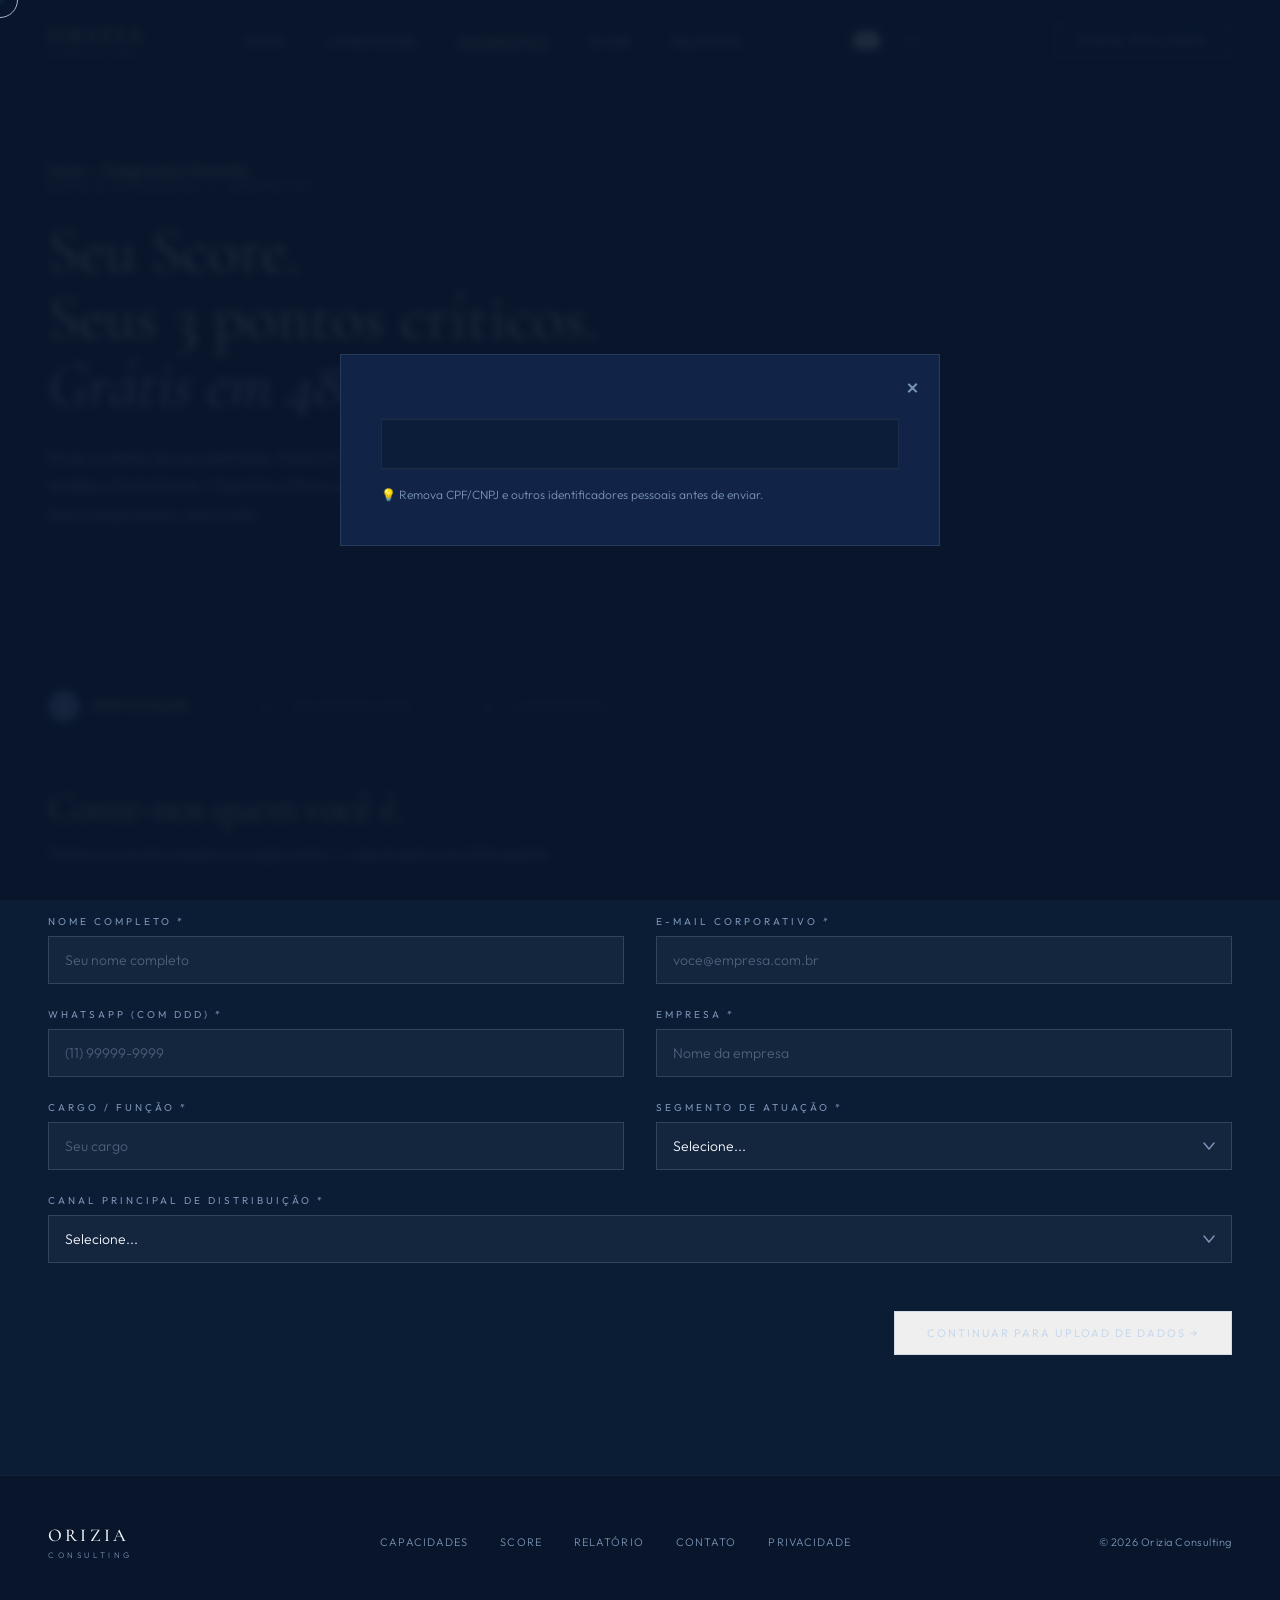
<file: pages/diagnostico.html>
<!DOCTYPE html>
<html lang="pt-BR">
<head>
  <meta charset="UTF-8">
  <meta name="viewport" content="width=device-width, initial-scale=1.0">
  <title data-en="Free Diagnosis — Orizia Consulting">Diagnóstico Gratuito — Orizia Consulting</title>
  <meta name="description" content="Envie os dados da sua operação e receba o Orizia Score + 3 pontos críticos em até 48 horas. Gratuito, sem compromisso.">

  <!-- Favicon -->
  <link rel="icon" type="image/svg+xml" href="../assets/favicon.svg">
  <link rel="icon" type="image/png" href="../assets/favicon.png">
  <link rel="apple-touch-icon" href="../assets/favicon.png">

  <!-- Open Graph -->
  <meta property="og:type" content="website">
  <meta property="og:url" content="https://joaomari-oss.github.io/orizia/pages/diagnostico.html">
  <meta property="og:title" content="Diagnóstico Gratuito — Orizia Consulting">
  <meta property="og:description" content="Envie os dados da sua operação e receba o Orizia Score + 3 pontos críticos em até 48 horas.">
  <meta property="og:image" content="https://joaomari-oss.github.io/orizia/assets/og-image.png">
  <meta property="og:image:width" content="1200">
  <meta property="og:image:height" content="630">
  <meta name="twitter:card" content="summary_large_image">
  <meta name="twitter:image" content="https://joaomari-oss.github.io/orizia/assets/og-image.png">
  <style>
    :root{--navy:#0B1C35;--cream:#EEF2F8;--white:#F4F7FC;--silver:#A8BAD0;--accent:#6B91C1;--text-dark:#0B1C35;--text-muted:#7A93B5}
    *,*::before,*::after{box-sizing:border-box;margin:0;padding:0}
    html{cursor:none}
    body{font-family:'Outfit',sans-serif;background:var(--navy);color:var(--white)}
  </style>
  <link rel="preconnect" href="https://fonts.googleapis.com">
  <link rel="preconnect" href="https://fonts.gstatic.com" crossorigin>
  <link rel="stylesheet" href="https://fonts.googleapis.com/css2?family=Cormorant+Garamond:ital,wght@0,300;0,400;0,500;0,600;1,300;1,400;1,500;1,600&family=Outfit:wght@200;300;400;500&display=swap">
  <link rel="stylesheet" href="../css/main.css">
  <link rel="stylesheet" href="../css/nav.css">
  <link rel="stylesheet" href="../css/animations.css">
  <link rel="stylesheet" href="../css/pages/diagnostico.css">
</head>
<body class="page-dark">

  <div class="page-transition-overlay"></div>
  <div class="cursor-dot"></div>
  <div class="cursor-ring"></div>

  <nav class="nav nav--dark" role="navigation" aria-label="Navegação principal">
    <div class="nav__inner">
      <a href="../index.html" class="nav__logo" aria-label="Orizia — Início">
        <span class="nav__logo-name">ORIZIA</span>
        <span class="nav__logo-sub" data-en="Consulting">Consulting</span>
      </a>
      <ul class="nav__links">
        <li><a href="../index.html" class="nav__link" data-en="Home">Início</a></li>
        <li><a href="capabilities.html" class="nav__link" data-en="Capabilities">Capacidades</a></li>
        <li><a href="diagnostico.html" class="nav__link active" data-en="Diagnosis">Diagnóstico</a></li>
        <li><a href="score.html" class="nav__link" data-en="Score">Score</a></li>
        <li><a href="report.html" class="nav__link" data-en="Report">Relatório</a></li>
      </ul>
      <button class="nav__lang" data-lang-toggle type="button" aria-label="Trocar idioma">
        <span class="nav__lang-opt active" data-lang-pt>PT</span>
        <span class="nav__lang-sep">/</span>
        <span class="nav__lang-opt" data-lang-en>EN</span>
      </button>
      <a href="https://app.orizia.com.br" class="nav__cta" target="_blank" rel="noopener" data-en="Client Portal">Portal do Cliente</a>
      <button class="nav__hamburger" aria-label="Abrir menu">
        <span class="nav__hamburger-line"></span>
        <span class="nav__hamburger-line"></span>
        <span class="nav__hamburger-line"></span>
      </button>
    </div>
  </nav>

  <div class="nav__mobile-overlay" role="dialog" aria-modal="true" aria-label="Navegação mobile">
    <ul class="nav__mobile-links">
      <li><a href="../index.html" class="nav__mobile-link" data-en="Home">Início</a></li>
      <li><a href="capabilities.html" class="nav__mobile-link" data-en="Capabilities">Capacidades</a></li>
      <li><a href="diagnostico.html" class="nav__mobile-link" data-en="Diagnosis">Diagnóstico</a></li>
      <li><a href="score.html" class="nav__mobile-link" data-en="Score">Score</a></li>
      <li><a href="report.html" class="nav__mobile-link" data-en="Report">Relatório</a></li>
    </ul>
    <a href="https://app.orizia.com.br" class="nav__mobile-cta" target="_blank" rel="noopener" data-en="Client Portal">Portal do Cliente</a>
    <div class="nav__mobile-bottom">
      <span class="nav__mobile-bottom-label" data-en="Contact">Contato</span>
      <a href="mailto:contato@orizia.com.br" class="nav__mobile-bottom-email">contato@orizia.com.br</a>
    </div>
  </div>

  <!-- HERO -->
  <section class="diag-hero">
    <div class="container">
      <nav class="page-hero__breadcrumb" aria-label="Breadcrumb">
        <a href="../index.html" class="page-hero__breadcrumb-item" data-en="Home">Início</a>
        <span class="page-hero__breadcrumb-sep" aria-hidden="true">—</span>
        <span class="page-hero__breadcrumb-item" aria-current="page" data-en="Free Diagnosis">Diagnóstico Gratuito</span>
      </nav>
      <p class="eyebrow reveal" style="margin-bottom:24px;" data-en="Orizia Diagnose — Free">Orizia Diagnose — Gratuito</p>
      <h1 class="diag-hero__title reveal" data-en-html="Your Score.<br>Your 3 critical points.<br><em>Free in 48h.</em>">
        Seu Score.<br>
        Seus 3 pontos críticos.<br>
        <em>Grátis em 48h.</em>
      </h1>
      <p class="diag-hero__subtitle reveal reveal-delay-1" data-en="Send your operation's data. Our AI analyzes, a specialist reviews, and you receive your Orizia Score + 3 actionable critical points — by email and WhatsApp. No commitment, no cost.">
        Envie os dados da sua operação. Nossa IA analisa, um especialista revisa e você recebe o Orizia Score + 3 pontos críticos acionáveis — por e-mail e WhatsApp. Sem compromisso, sem custo.
      </p>
    </div>
  </section>

  <!-- FORM WRAPPER -->
  <main class="diag-main">
    <div class="container">

      <!-- STEPPER -->
      <div class="diag-stepper" role="navigation" aria-label="Etapas do formulário">
        <div class="diag-step active" data-step="1" aria-current="step">
          <div class="diag-step__num">1</div>
          <span class="diag-step__label" data-en="Identification">Identificação</span>
        </div>
        <div class="diag-step__connector" aria-hidden="true"></div>
        <div class="diag-step" data-step="2">
          <div class="diag-step__num">2</div>
          <span class="diag-step__label" data-en="Data Upload">Upload de Dados</span>
        </div>
        <div class="diag-step__connector" aria-hidden="true"></div>
        <div class="diag-step" data-step="3">
          <div class="diag-step__num">3</div>
          <span class="diag-step__label" data-en="Confirmation">Confirmação</span>
        </div>
      </div>

      <!-- FORM -->
      <form id="diag-form" novalidate enctype="multipart/form-data">

        <!-- Honeypot (a11y hidden) -->
        <div style="position:absolute;left:-9999px;top:-9999px;" aria-hidden="true">
          <label>Não preencha este campo <input type="text" name="_honey" tabindex="-1" autocomplete="off"></label>
        </div>

        <!-- ──── STEP 1: IDENTIFICAÇÃO ──── -->
        <div class="diag-form-step" data-form-step="1" aria-label="Etapa 1: Identificação">
          <div class="diag-step-header">
            <h2 class="diag-step-header__title" data-en="Tell us who you are.">Conte-nos quem você é.</h2>
            <p class="diag-step-header__desc" data-en="We treat your information with strict confidentiality — covered by our standard NDA.">Tratamos suas informações com sigilo estrito — coberto pelo nosso NDA padrão.</p>
          </div>

          <div class="diag-form-grid">
            <label class="form-label">
              <span class="form-label__text" data-en="Full name *">Nome completo *</span>
              <input type="text" name="nome" class="form-input" required
                     autocomplete="name"
                     aria-required="true"
                     data-en-attr='{"placeholder":"Your full name"}' placeholder="Seu nome completo">
            </label>

            <label class="form-label">
              <span class="form-label__text" data-en="Corporate email *">E-mail corporativo *</span>
              <input type="email" name="email" class="form-input" required
                     autocomplete="email"
                     aria-required="true"
                     data-en-attr='{"placeholder":"you@company.com"}' placeholder="voce@empresa.com.br">
            </label>

            <label class="form-label">
              <span class="form-label__text" data-en="WhatsApp (with area code) *">WhatsApp (com DDD) *</span>
              <input type="tel" name="whatsapp" class="form-input" required
                     autocomplete="tel"
                     aria-required="true"
                     placeholder="(11) 99999-9999">
            </label>

            <label class="form-label">
              <span class="form-label__text" data-en="Company *">Empresa *</span>
              <input type="text" name="empresa" class="form-input" required
                     autocomplete="organization"
                     aria-required="true"
                     data-en-attr='{"placeholder":"Company name"}' placeholder="Nome da empresa">
            </label>

            <label class="form-label">
              <span class="form-label__text" data-en="Role / Position *">Cargo / Função *</span>
              <input type="text" name="cargo" class="form-input" required
                     autocomplete="organization-title"
                     aria-required="true"
                     data-en-attr='{"placeholder":"Your role"}' placeholder="Seu cargo">
            </label>

            <label class="form-label">
              <span class="form-label__text" data-en="Segment *">Segmento de atuação *</span>
              <select name="segmento" class="form-input form-input--select" required aria-required="true">
                <option value="" disabled selected data-en="Select...">Selecione...</option>
                <option value="insuretech" data-en="InsureTech">InsureTech</option>
                <option value="banco" data-en="Bank">Banco</option>
                <option value="fintech" data-en="Fintech">Fintech</option>
                <option value="varejo" data-en="Retail">Varejo</option>
                <option value="agro" data-en="Agro">Agro</option>
                <option value="telecomunicacoes" data-en="Telecommunications">Telecomunicações</option>
                <option value="outro" data-en="Other">Outro</option>
              </select>
            </label>

            <label class="form-label form-label--full">
              <span class="form-label__text" data-en="Main distribution channel *">Canal principal de distribuição *</span>
              <select name="canal" class="form-input form-input--select" required aria-required="true">
                <option value="" disabled selected data-en="Select...">Selecione...</option>
                <option value="app" data-en="App">App</option>
                <option value="internet_banking" data-en="Internet Banking">Internet Banking</option>
                <option value="pdv" data-en="POS / PDV">PDV</option>
                <option value="agente" data-en="Agent">Agente</option>
                <option value="api_b2b" data-en="API B2B">API B2B</option>
                <option value="outro" data-en="Other">Outro</option>
              </select>
            </label>
          </div>

          <div class="diag-form-actions">
            <button type="button" class="btn btn--silver diag-next" data-en="Continue to data upload →">
              Continuar para upload de dados →
            </button>
          </div>
        </div>

        <!-- ──── STEP 2: UPLOAD DE ARQUIVOS ──── -->
        <div class="diag-form-step" data-form-step="2" hidden aria-label="Etapa 2: Upload de dados">
          <div class="diag-step-header">
            <h2 class="diag-step-header__title" data-en="Send your operation's data.">Envie os dados da sua operação.</h2>
            <p class="diag-step-header__desc" data-en="Minimum 2 of the 4 files below. All data is covered by LGPD and our NDA. Remove CPF/CNPJ before sending.">
              Mínimo 2 dos 4 arquivos abaixo. Todos os dados são protegidos pela LGPD e pelo nosso NDA. Remova CPF/CNPJ antes de enviar.
            </p>
          </div>

          <div class="upload-grid">

            <!-- Carteira -->
            <div class="upload-card" data-file="carteira">
              <div class="upload-card__header">
                <div>
                  <p class="upload-card__name" data-en="Policy portfolio">carteira.csv</p>
                  <p class="upload-card__desc" data-en="Active/canceled policies — columns: canal, produto, data_emissao, status, premio">Apólices ativas/canceladas — colunas: canal, produto, data_emissao, status, premio</p>
                </div>
                <button type="button" class="upload-example-btn" data-file="carteira" data-en="See example">Ver exemplo</button>
              </div>
              <label class="upload-dropzone" for="file-carteira">
                <input type="file" id="file-carteira" name="carteira" accept=".csv,.txt,text/csv,application/vnd.ms-excel,text/plain" class="upload-input">
                <div class="upload-dropzone__inner">
                  <svg width="32" height="32" viewBox="0 0 32 32" fill="none" aria-hidden="true">
                    <path d="M16 4L16 20M16 4L10 10M16 4L22 10" stroke="#6B91C1" stroke-width="1.5" stroke-linecap="round" stroke-linejoin="round"/>
                    <path d="M6 22V26C6 27.1 6.9 28 8 28H24C25.1 28 26 27.1 26 26V22" stroke="#A8BAD0" stroke-width="1.5" stroke-linecap="round"/>
                  </svg>
                  <p class="upload-dropzone__text" data-en="Click or drag your CSV here">Clique ou arraste seu CSV aqui</p>
                  <p class="upload-dropzone__hint" data-en="Max 10 MB">Máx 10 MB</p>
                </div>
                <div class="upload-dropzone__file-name" hidden></div>
              </label>
            </div>

            <!-- Cancelamentos -->
            <div class="upload-card" data-file="cancelamentos">
              <div class="upload-card__header">
                <div>
                  <p class="upload-card__name" data-en="Cancellations">cancelamentos.csv</p>
                  <p class="upload-card__desc" data-en="Last 12 months — columns: data, motivo, canal, tempo_vida_dias">Últimos 12 meses — colunas: data, motivo, canal, tempo_vida_dias</p>
                </div>
                <button type="button" class="upload-example-btn" data-file="cancelamentos" data-en="See example">Ver exemplo</button>
              </div>
              <label class="upload-dropzone" for="file-cancelamentos">
                <input type="file" id="file-cancelamentos" name="cancelamentos" accept=".csv,.txt,text/csv,application/vnd.ms-excel,text/plain" class="upload-input">
                <div class="upload-dropzone__inner">
                  <svg width="32" height="32" viewBox="0 0 32 32" fill="none" aria-hidden="true">
                    <path d="M16 4L16 20M16 4L10 10M16 4L22 10" stroke="#6B91C1" stroke-width="1.5" stroke-linecap="round" stroke-linejoin="round"/>
                    <path d="M6 22V26C6 27.1 6.9 28 8 28H24C25.1 28 26 27.1 26 26V22" stroke="#A8BAD0" stroke-width="1.5" stroke-linecap="round"/>
                  </svg>
                  <p class="upload-dropzone__text" data-en="Click or drag your CSV here">Clique ou arraste seu CSV aqui</p>
                  <p class="upload-dropzone__hint" data-en="Max 10 MB">Máx 10 MB</p>
                </div>
                <div class="upload-dropzone__file-name" hidden></div>
              </label>
            </div>

            <!-- Sinistros -->
            <div class="upload-card" data-file="sinistros">
              <div class="upload-card__header">
                <div>
                  <p class="upload-card__name" data-en="Claims">sinistros.csv</p>
                  <p class="upload-card__desc" data-en="Last 12 months — columns: data_aviso, tipo, valor_pago, status">Últimos 12 meses — colunas: data_aviso, tipo, valor_pago, status</p>
                </div>
                <button type="button" class="upload-example-btn" data-file="sinistros" data-en="See example">Ver exemplo</button>
              </div>
              <label class="upload-dropzone" for="file-sinistros">
                <input type="file" id="file-sinistros" name="sinistros" accept=".csv,.txt,text/csv,application/vnd.ms-excel,text/plain" class="upload-input">
                <div class="upload-dropzone__inner">
                  <svg width="32" height="32" viewBox="0 0 32 32" fill="none" aria-hidden="true">
                    <path d="M16 4L16 20M16 4L10 10M16 4L22 10" stroke="#6B91C1" stroke-width="1.5" stroke-linecap="round" stroke-linejoin="round"/>
                    <path d="M6 22V26C6 27.1 6.9 28 8 28H24C25.1 28 26 27.1 26 26V22" stroke="#A8BAD0" stroke-width="1.5" stroke-linecap="round"/>
                  </svg>
                  <p class="upload-dropzone__text" data-en="Click or drag your CSV here">Clique ou arraste seu CSV aqui</p>
                  <p class="upload-dropzone__hint" data-en="Max 10 MB">Máx 10 MB</p>
                </div>
                <div class="upload-dropzone__file-name" hidden></div>
              </label>
            </div>

            <!-- Adesões -->
            <div class="upload-card" data-file="adesoes">
              <div class="upload-card__header">
                <div>
                  <p class="upload-card__name" data-en="Adhesions">adesoes.csv</p>
                  <p class="upload-card__desc" data-en="Offers vs adhesions by channel/month — columns: mes, canal, exposicoes, adesoes">Ofertas vs adesões por canal e mês — colunas: mes, canal, exposicoes, adesoes</p>
                </div>
                <button type="button" class="upload-example-btn" data-file="adesoes" data-en="See example">Ver exemplo</button>
              </div>
              <label class="upload-dropzone" for="file-adesoes">
                <input type="file" id="file-adesoes" name="adesoes" accept=".csv,.txt,text/csv,application/vnd.ms-excel,text/plain" class="upload-input">
                <div class="upload-dropzone__inner">
                  <svg width="32" height="32" viewBox="0 0 32 32" fill="none" aria-hidden="true">
                    <path d="M16 4L16 20M16 4L10 10M16 4L22 10" stroke="#6B91C1" stroke-width="1.5" stroke-linecap="round" stroke-linejoin="round"/>
                    <path d="M6 22V26C6 27.1 6.9 28 8 28H24C25.1 28 26 27.1 26 26V22" stroke="#A8BAD0" stroke-width="1.5" stroke-linecap="round"/>
                  </svg>
                  <p class="upload-dropzone__text" data-en="Click or drag your CSV here">Clique ou arraste seu CSV aqui</p>
                  <p class="upload-dropzone__hint" data-en="Max 10 MB">Máx 10 MB</p>
                </div>
                <div class="upload-dropzone__file-name" hidden></div>
              </label>
            </div>
          </div>

          <p class="upload-min-notice" id="upload-min-msg" hidden data-en="Please upload at least 2 files to continue.">Por favor, envie ao menos 2 arquivos para continuar.</p>

          <div class="diag-form-actions diag-form-actions--split">
            <button type="button" class="diag-back btn--ghost-link" data-en="← Back">← Voltar</button>
            <button type="button" class="btn btn--silver diag-next" data-en="Continue to confirmation →">
              Continuar para confirmação →
            </button>
          </div>
        </div>

        <!-- ──── STEP 3: CONFIRMAÇÃO ──── -->
        <div class="diag-form-step" data-form-step="3" hidden aria-label="Etapa 3: Confirmação">
          <div class="diag-step-header">
            <h2 class="diag-step-header__title" data-en="Review and send.">Revise e envie.</h2>
            <p class="diag-step-header__desc" data-en="Check your information below, accept the terms and send. Your diagnosis will be delivered in up to 48 hours.">
              Confira suas informações abaixo, aceite os termos e envie. Seu diagnóstico será entregue em até 48 horas.
            </p>
          </div>

          <!-- Summary -->
          <div class="diag-summary" id="diag-summary" aria-label="Resumo dos dados enviados">
            <div class="diag-summary__section">
              <p class="diag-summary__label" data-en="Identification">Identificação</p>
              <div class="diag-summary__fields" id="summary-identification"></div>
            </div>
            <div class="diag-summary__section">
              <p class="diag-summary__label" data-en="Files sent">Arquivos enviados</p>
              <div class="diag-summary__files" id="summary-files"></div>
            </div>
          </div>

          <!-- NDA + DPA -->
          <div class="diag-consents">
            <label class="diag-consent-check">
              <input type="checkbox" name="aceite_nda_dpa" id="aceite-nda" required aria-required="true">
              <span class="diag-consent-check__box" aria-hidden="true"></span>
              <span class="diag-consent-check__text">
                Li e aceito o <a href="privacidade.html" target="_blank" class="diag-consent-link" data-en="NDA and Data Processing Agreement (LGPD)">NDA e o Acordo de Tratamento de Dados (LGPD)</a>. Compreendo que meus arquivos serão usados exclusivamente para produzir o diagnóstico Orizia e serão excluídos em até 90 dias.
              </span>
            </label>
          </div>

          <!-- Submit -->
          <div class="diag-form-actions diag-form-actions--split">
            <button type="button" class="diag-back btn--ghost-link" data-en="← Back">← Voltar</button>
            <button type="submit" class="btn btn--silver diag-submit" id="diag-submit" data-en="Send for analysis →">
              <span class="diag-submit__label">Enviar para análise →</span>
              <span class="diag-submit__loading" hidden aria-live="polite">Enviando…</span>
            </button>
          </div>

          <p class="diag-privacy-note" data-en="Your data is protected under LGPD and our standard NDA. We will never share your information with third parties.">
            Seus dados são protegidos pela LGPD e pelo nosso NDA padrão. Nunca compartilhamos suas informações com terceiros.
          </p>
        </div>

      </form>

      <!-- SUCCESS STATE -->
      <div class="diag-success" id="diag-success" hidden aria-live="polite">
        <div class="diag-success__icon" aria-hidden="true">
          <svg width="64" height="64" viewBox="0 0 64 64" fill="none">
            <circle cx="32" cy="32" r="31" stroke="#6B91C1" stroke-width="1.5"/>
            <path d="M20 32L28 40L44 24" stroke="#6B91C1" stroke-width="2" stroke-linecap="round" stroke-linejoin="round"/>
          </svg>
        </div>
        <h2 class="diag-success__title" data-en="Received. Analysis in progress.">Recebido. Análise em andamento.</h2>
        <p class="diag-success__desc" data-en="You'll receive your Orizia Score + 3 critical points by email and WhatsApp within 48 hours. Check your inbox — the notification comes from diagnostico@orizia.com.br.">
          Você receberá seu Orizia Score + 3 pontos críticos por e-mail e WhatsApp em até 48 horas. Fique de olho na caixa de entrada — a notificação vem de diagnostico@orizia.com.br.
        </p>
        <a href="../index.html" class="btn btn--silver" data-en="Back to home →">Voltar ao início →</a>
      </div>

      <!-- ERROR STATE -->
      <div class="diag-error-banner" id="diag-error-banner" hidden role="alert">
        <p class="diag-error-banner__text" id="diag-error-text"></p>
      </div>

    </div>
  </main>

  <!-- ──── MODAIS DE EXEMPLO CSV ──── -->
  <div class="csv-modal-overlay" id="csv-modal-overlay" role="dialog" aria-modal="true" hidden>
    <div class="csv-modal">
      <button class="csv-modal__close" id="csv-modal-close" aria-label="Fechar modal">×</button>
      <p class="csv-modal__title" id="csv-modal-title"></p>
      <p class="csv-modal__subtitle" id="csv-modal-subtitle"></p>
      <pre class="csv-modal__code" id="csv-modal-code"></pre>
      <p class="csv-modal__tip" data-en="💡 Remove CPF/CNPJ and other personal identifiers before sending.">💡 Remova CPF/CNPJ e outros identificadores pessoais antes de enviar.</p>
    </div>
  </div>

  <footer style="background:#08152A;padding:48px 0;border-top:1px solid rgba(168,186,208,0.08);">
    <div class="container" style="display:flex;justify-content:space-between;align-items:center;flex-wrap:wrap;gap:24px;">
      <a href="../index.html" style="display:flex;flex-direction:column;gap:4px;text-decoration:none;">
        <span style="font-family:'Cormorant Garamond',serif;font-size:18px;font-weight:500;letter-spacing:0.18em;color:var(--white);">ORIZIA</span>
        <span style="font-size:8px;letter-spacing:0.45em;text-transform:uppercase;color:var(--text-muted);" data-en="Consulting">Consulting</span>
      </a>
      <nav style="display:flex;gap:32px;flex-wrap:wrap;" aria-label="Navegação do rodapé">
        <a href="capabilities.html" style="font-size:11px;letter-spacing:0.1em;color:var(--text-muted);text-transform:uppercase;" data-en="Capabilities">Capacidades</a>
        <a href="score.html" style="font-size:11px;letter-spacing:0.1em;color:var(--text-muted);text-transform:uppercase;" data-en="Score">Score</a>
        <a href="report.html" style="font-size:11px;letter-spacing:0.1em;color:var(--text-muted);text-transform:uppercase;" data-en="Report">Relatório</a>
        <a href="contact.html" style="font-size:11px;letter-spacing:0.1em;color:var(--text-muted);text-transform:uppercase;" data-en="Contact">Contato</a>
        <a href="privacidade.html" style="font-size:11px;letter-spacing:0.1em;color:var(--text-muted);text-transform:uppercase;" data-en="Privacy">Privacidade</a>
      </nav>
      <p style="font-size:11px;color:var(--text-muted);letter-spacing:0.05em;">© 2026 Orizia Consulting</p>
    </div>
  </footer>

  <script defer src="../js/i18n.js"></script>
  <script defer src="../js/main.js"></script>
  <script defer src="../js/animations.js"></script>
  <script defer src="../js/pages/diagnostico.js"></script>
</body>
</html>
</file>
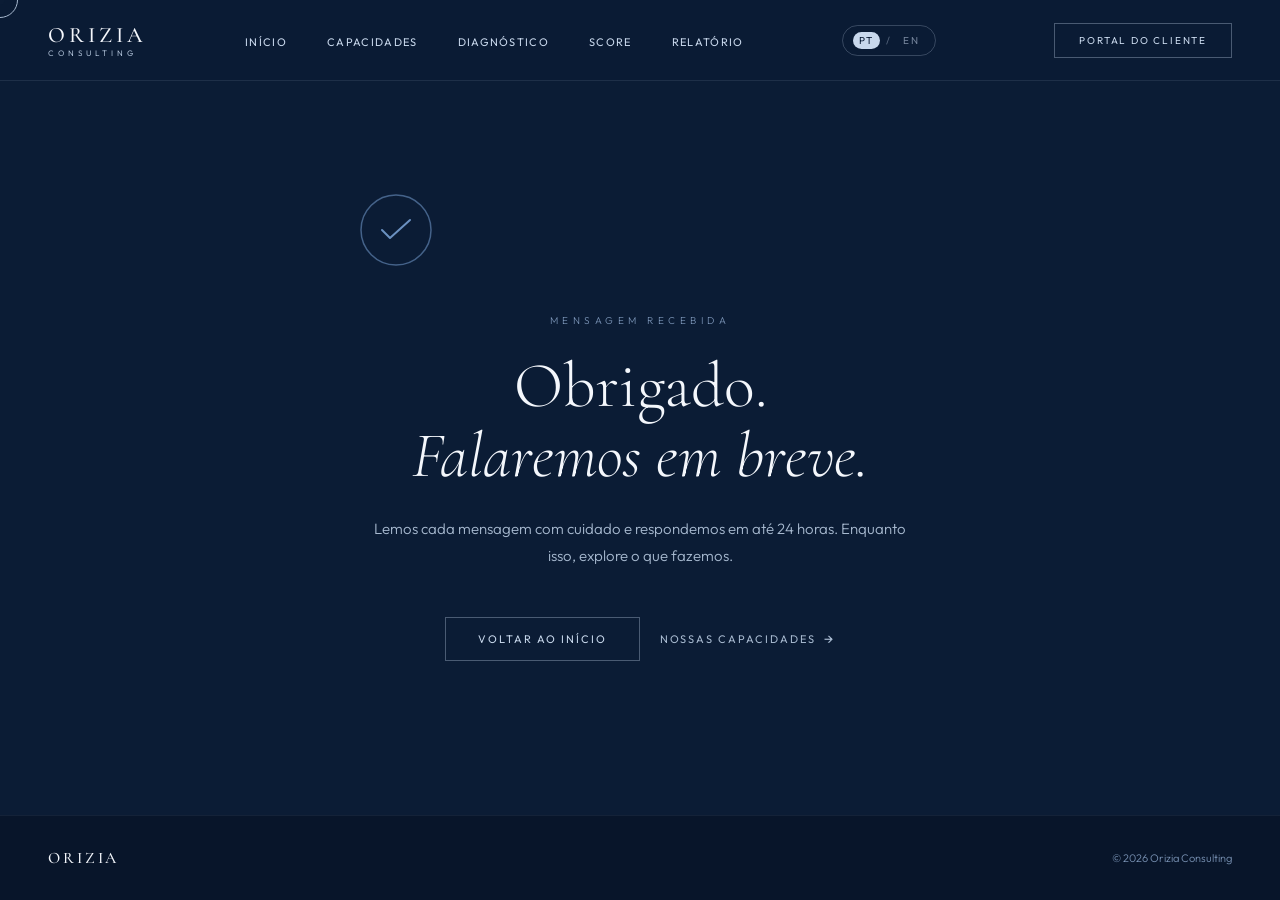
<file: pages/obrigado.html>
<!DOCTYPE html>
<html lang="pt-BR">
<head>
  <meta charset="UTF-8">
  <meta name="viewport" content="width=device-width, initial-scale=1.0">
  <title data-en="Thank you — Orizia Consulting">Obrigado — Orizia Consulting</title>
  <meta name="robots" content="noindex">
  <link rel="icon" type="image/svg+xml" href="../assets/favicon.svg">
  <link rel="icon" type="image/png" href="../assets/favicon.png">
  <style>
    :root{--navy:#0B1C35;--cream:#EEF2F8;--white:#F4F7FC;--silver:#A8BAD0;--accent:#6B91C1;--text-muted:#7A93B5}
    *,*::before,*::after{box-sizing:border-box;margin:0;padding:0}
    html{cursor:none}
    body{font-family:'Outfit',sans-serif;background:var(--navy);color:var(--white);min-height:100vh;display:flex;flex-direction:column}
  </style>
  <link rel="preconnect" href="https://fonts.googleapis.com">
  <link rel="preconnect" href="https://fonts.gstatic.com" crossorigin>
  <link rel="stylesheet" href="https://fonts.googleapis.com/css2?family=Cormorant+Garamond:ital,wght@0,300;0,400;0,500;0,600;1,300;1,400;1,500;1,600&family=Outfit:wght@200;300;400;500&display=swap">
  <link rel="stylesheet" href="../css/main.css">
  <link rel="stylesheet" href="../css/nav.css">
  <link rel="stylesheet" href="../css/animations.css">
</head>
<body class="page-dark">

  <div class="page-transition-overlay"></div>
  <div class="cursor-dot"></div>
  <div class="cursor-ring"></div>

  <nav class="nav nav--dark" role="navigation" aria-label="Navegação principal">
    <div class="nav__inner">
      <a href="../index.html" class="nav__logo" aria-label="Orizia — Início">
        <span class="nav__logo-name">ORIZIA</span>
        <span class="nav__logo-sub" data-en="Consulting">Consulting</span>
      </a>
      <ul class="nav__links">
        <li><a href="../index.html" class="nav__link" data-en="Home">Início</a></li>
        <li><a href="capabilities.html" class="nav__link" data-en="Capabilities">Capacidades</a></li>
        <li><a href="diagnostico.html" class="nav__link" data-en="Diagnosis">Diagnóstico</a></li>
        <li><a href="score.html" class="nav__link" data-en="Score">Score</a></li>
        <li><a href="report.html" class="nav__link" data-en="Report">Relatório</a></li>
      </ul>
      <button class="nav__lang" data-lang-toggle type="button" aria-label="Trocar idioma">
        <span class="nav__lang-opt active" data-lang-pt>PT</span>
        <span class="nav__lang-sep">/</span>
        <span class="nav__lang-opt" data-lang-en>EN</span>
      </button>
      <a href="https://app.orizia.com.br" class="nav__cta" target="_blank" rel="noopener" data-en="Client Portal">Portal do Cliente</a>
      <button class="nav__hamburger" aria-label="Abrir menu">
        <span class="nav__hamburger-line"></span>
        <span class="nav__hamburger-line"></span>
        <span class="nav__hamburger-line"></span>
      </button>
    </div>
  </nav>

  <div class="nav__mobile-overlay" role="dialog" aria-modal="true" aria-label="Navegação mobile">
    <ul class="nav__mobile-links">
      <li><a href="../index.html" class="nav__mobile-link" data-en="Home">Início</a></li>
      <li><a href="capabilities.html" class="nav__mobile-link" data-en="Capabilities">Capacidades</a></li>
      <li><a href="diagnostico.html" class="nav__mobile-link" data-en="Diagnosis">Diagnóstico</a></li>
      <li><a href="score.html" class="nav__mobile-link" data-en="Score">Score</a></li>
      <li><a href="report.html" class="nav__mobile-link" data-en="Report">Relatório</a></li>
    </ul>
    <a href="https://app.orizia.com.br" class="nav__mobile-cta" target="_blank" rel="noopener">Portal do Cliente</a>
    <div class="nav__mobile-bottom">
      <span class="nav__mobile-bottom-label" data-en="Contact">Contato</span>
      <a href="mailto:contato@orizia.com.br" class="nav__mobile-bottom-email">contato@orizia.com.br</a>
    </div>
  </div>

  <main style="flex:1;display:flex;align-items:center;justify-content:center;padding:120px 24px 80px;">
    <div style="max-width:560px;text-align:center;">
      <div style="margin-bottom:48px;" aria-hidden="true">
        <svg width="72" height="72" viewBox="0 0 72 72" fill="none" xmlns="http://www.w3.org/2000/svg">
          <circle cx="36" cy="36" r="35" stroke="#6B91C1" stroke-width="1.5" opacity="0.6"/>
          <path d="M22 36L30 44L50 26" stroke="#6B91C1" stroke-width="2" stroke-linecap="round" stroke-linejoin="round"/>
        </svg>
      </div>
      <p style="font-family:'Outfit',sans-serif;font-size:10px;letter-spacing:0.45em;text-transform:uppercase;color:var(--text-muted);margin-bottom:24px;" data-en="Message received">Mensagem recebida</p>
      <h1 style="font-family:'Cormorant Garamond',serif;font-weight:300;font-size:clamp(40px,5vw,64px);line-height:1.1;color:var(--white);margin-bottom:24px;" data-en-html="Thank you.<br><em>We'll be in touch.</em>">
        Obrigado.<br><em>Falaremos em breve.</em>
      </h1>
      <p style="font-size:15px;font-weight:300;color:var(--silver);line-height:1.8;margin-bottom:48px;" data-en="We read every message carefully and respond within 24 hours. While you wait, explore what we do.">
        Lemos cada mensagem com cuidado e respondemos em até 24 horas. Enquanto isso, explore o que fazemos.
      </p>
      <div style="display:flex;gap:20px;justify-content:center;flex-wrap:wrap;">
        <a href="../index.html" class="btn btn--silver" data-en="Back to home">Voltar ao início</a>
        <a href="capabilities.html" class="btn-arrow" style="color:var(--silver);align-self:center;" data-en="Our capabilities">Nossas capacidades</a>
      </div>
    </div>
  </main>

  <footer style="background:#08152A;padding:32px 0;border-top:1px solid rgba(168,186,208,0.08);">
    <div class="container" style="display:flex;justify-content:space-between;align-items:center;flex-wrap:wrap;gap:16px;">
      <span style="font-family:'Cormorant Garamond',serif;font-size:16px;font-weight:500;letter-spacing:0.18em;color:var(--white);">ORIZIA</span>
      <p style="font-size:11px;color:var(--text-muted);">© 2026 Orizia Consulting</p>
    </div>
  </footer>

  <script defer src="../js/i18n.js"></script>
  <script defer src="../js/main.js"></script>
  <script defer src="../js/animations.js"></script>
</body>
</html>
</file>
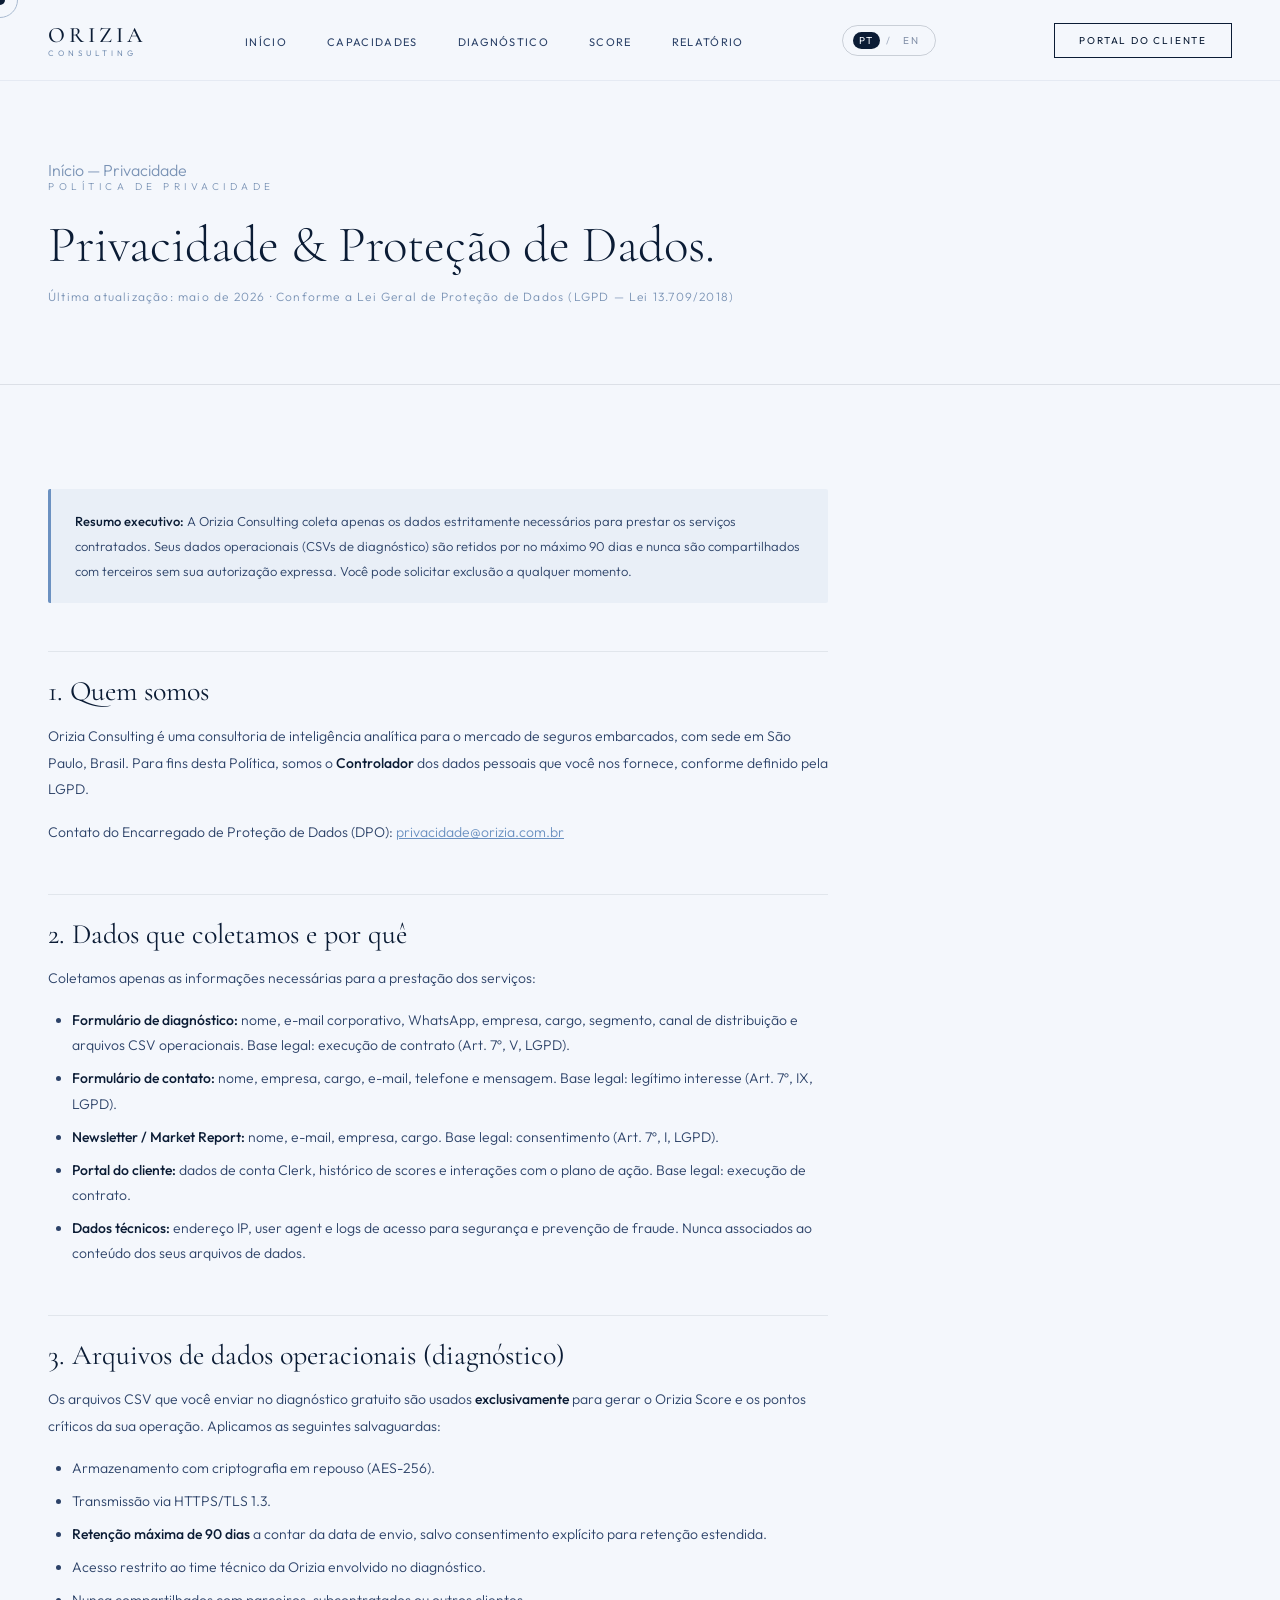
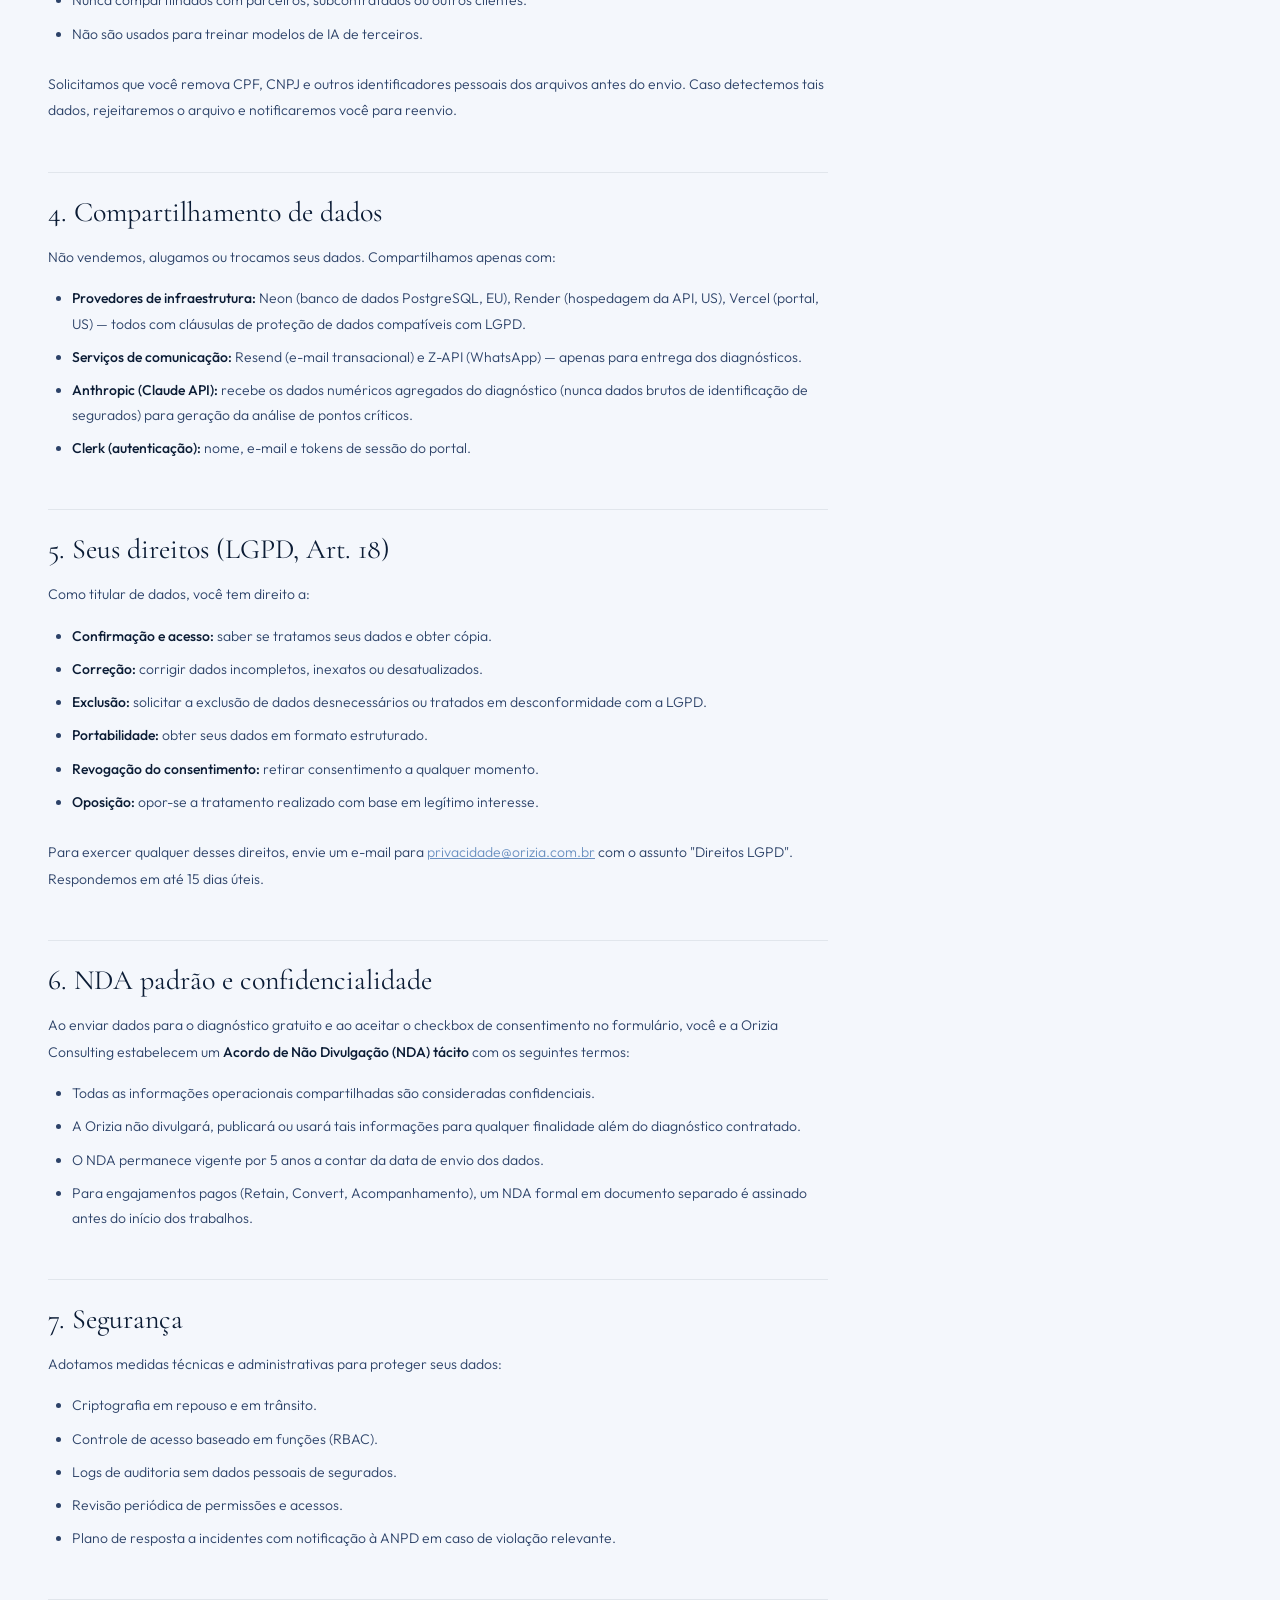
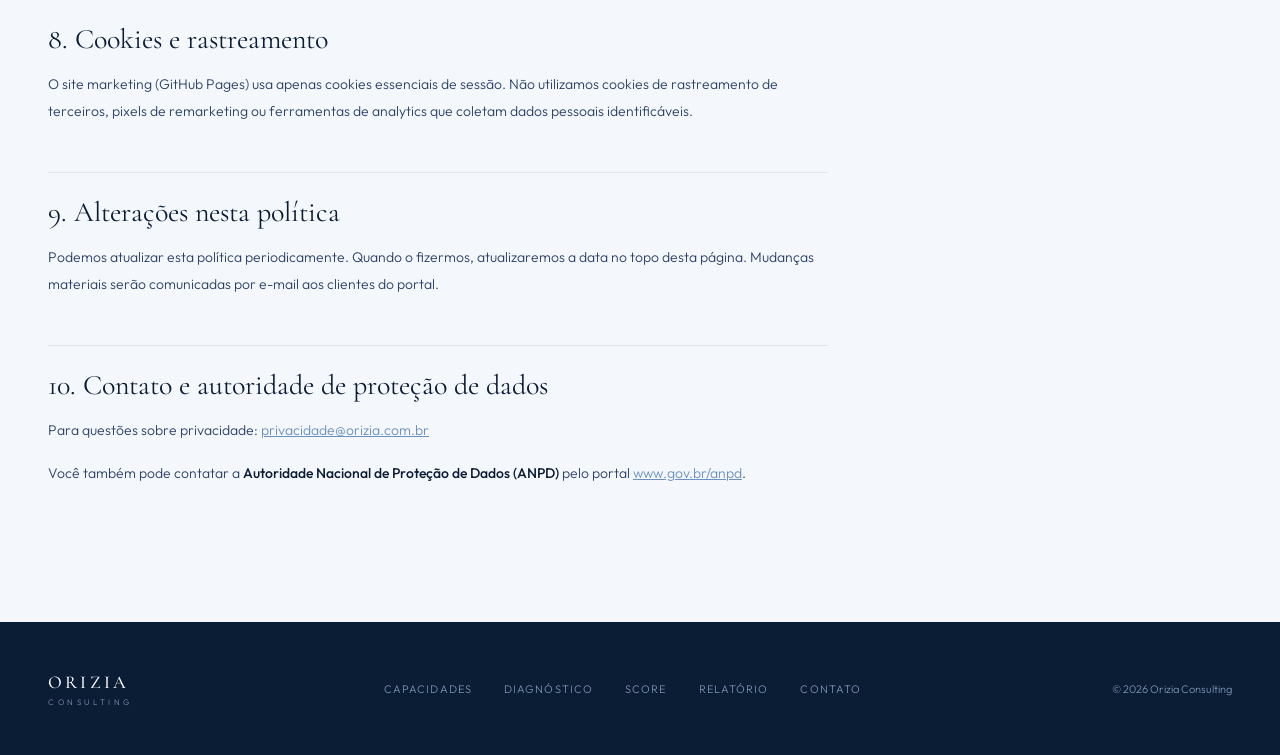
<file: pages/privacidade.html>
<!DOCTYPE html>
<html lang="pt-BR">
<head>
  <meta charset="UTF-8">
  <meta name="viewport" content="width=device-width, initial-scale=1.0">
  <title>Política de Privacidade — Orizia Consulting</title>
  <meta name="description" content="Política de Privacidade, NDA e Acordo de Tratamento de Dados da Orizia Consulting, conforme a LGPD.">
  <link rel="icon" type="image/svg+xml" href="../assets/favicon.svg">
  <link rel="icon" type="image/png" href="../assets/favicon.png">
  <style>
    :root{--navy:#0B1C35;--cream:#EEF2F8;--white:#F4F7FC;--silver:#A8BAD0;--accent:#6B91C1;--text-muted:#7A93B5}
    *,*::before,*::after{box-sizing:border-box;margin:0;padding:0}
    html{cursor:none}
    body{font-family:'Outfit',sans-serif;background:var(--cream);color:var(--navy)}
  </style>
  <link rel="preconnect" href="https://fonts.googleapis.com">
  <link rel="preconnect" href="https://fonts.gstatic.com" crossorigin>
  <link rel="stylesheet" href="https://fonts.googleapis.com/css2?family=Cormorant+Garamond:ital,wght@0,300;0,400;0,500;0,600;1,300;1,400;1,500;1,600&family=Outfit:wght@200;300;400;500&display=swap">
  <link rel="stylesheet" href="../css/main.css">
  <link rel="stylesheet" href="../css/nav.css">
  <link rel="stylesheet" href="../css/animations.css">
  <style>
    .privacy-hero{padding:160px 0 80px;border-bottom:1px solid rgba(11,28,53,0.1);}
    .privacy-hero__title{font-family:'Cormorant Garamond',serif;font-weight:300;font-size:clamp(44px,4vw,64px);line-height:1.1;color:var(--navy);margin-bottom:16px;}
    .privacy-hero__date{font-size:12px;color:var(--text-muted);letter-spacing:0.1em;}
    .privacy-content{padding:80px 0 120px;max-width:780px;}
    .privacy-content h2{font-family:'Cormorant Garamond',serif;font-weight:400;font-size:28px;color:var(--navy);margin:48px 0 16px;padding-top:24px;border-top:1px solid rgba(11,28,53,0.08);}
    .privacy-content h2:first-child{margin-top:0;border-top:none;}
    .privacy-content p{font-size:14px;font-weight:300;line-height:1.9;color:#2C4268;margin-bottom:16px;}
    .privacy-content ul{margin:16px 0 24px 24px;}
    .privacy-content li{font-size:14px;font-weight:300;line-height:1.8;color:#2C4268;margin-bottom:8px;}
    .privacy-content strong{font-weight:500;color:var(--navy);}
    .privacy-content a{color:var(--accent);text-decoration:underline;}
    .privacy-highlight{background:rgba(107,145,193,0.08);border-left:3px solid var(--accent);padding:20px 24px;margin:24px 0;border-radius:2px;}
    .privacy-highlight p{margin:0;font-size:13px;}
    @media(max-width:768px){.privacy-hero{padding:120px 0 60px;}.privacy-content{padding:60px 0 80px;}}
  </style>
</head>
<body>

  <div class="page-transition-overlay"></div>
  <div class="cursor-dot"></div>
  <div class="cursor-ring"></div>

  <nav class="nav" role="navigation" aria-label="Navegação principal">
    <div class="nav__inner">
      <a href="../index.html" class="nav__logo" aria-label="Orizia — Início">
        <span class="nav__logo-name">ORIZIA</span>
        <span class="nav__logo-sub">Consulting</span>
      </a>
      <ul class="nav__links">
        <li><a href="../index.html" class="nav__link">Início</a></li>
        <li><a href="capabilities.html" class="nav__link">Capacidades</a></li>
        <li><a href="diagnostico.html" class="nav__link">Diagnóstico</a></li>
        <li><a href="score.html" class="nav__link">Score</a></li>
        <li><a href="report.html" class="nav__link">Relatório</a></li>
      </ul>
      <button class="nav__lang" data-lang-toggle type="button" aria-label="Trocar idioma">
        <span class="nav__lang-opt active" data-lang-pt>PT</span>
        <span class="nav__lang-sep">/</span>
        <span class="nav__lang-opt" data-lang-en>EN</span>
      </button>
      <a href="https://app.orizia.com.br" class="nav__cta" target="_blank" rel="noopener">Portal do Cliente</a>
      <button class="nav__hamburger" aria-label="Abrir menu">
        <span class="nav__hamburger-line"></span>
        <span class="nav__hamburger-line"></span>
        <span class="nav__hamburger-line"></span>
      </button>
    </div>
  </nav>

  <div class="nav__mobile-overlay" role="dialog" aria-modal="true" aria-label="Navegação mobile">
    <ul class="nav__mobile-links">
      <li><a href="../index.html" class="nav__mobile-link">Início</a></li>
      <li><a href="capabilities.html" class="nav__mobile-link">Capacidades</a></li>
      <li><a href="diagnostico.html" class="nav__mobile-link">Diagnóstico</a></li>
      <li><a href="score.html" class="nav__mobile-link">Score</a></li>
      <li><a href="report.html" class="nav__mobile-link">Relatório</a></li>
    </ul>
    <a href="https://app.orizia.com.br" class="nav__mobile-cta" target="_blank" rel="noopener">Portal do Cliente</a>
    <div class="nav__mobile-bottom">
      <span class="nav__mobile-bottom-label">Contato</span>
      <a href="mailto:contato@orizia.com.br" class="nav__mobile-bottom-email">contato@orizia.com.br</a>
    </div>
  </div>

  <section class="privacy-hero">
    <div class="container">
      <nav class="page-hero__breadcrumb" aria-label="Breadcrumb">
        <a href="../index.html" class="page-hero__breadcrumb-item" style="color:var(--text-muted);">Início</a>
        <span class="page-hero__breadcrumb-sep" aria-hidden="true" style="color:var(--text-muted);">—</span>
        <span class="page-hero__breadcrumb-item" aria-current="page" style="color:var(--text-muted);">Privacidade</span>
      </nav>
      <p style="font-size:10px;letter-spacing:0.45em;text-transform:uppercase;color:var(--text-muted);margin-bottom:24px;">Política de Privacidade</p>
      <h1 class="privacy-hero__title">Privacidade &amp; Proteção de Dados.</h1>
      <p class="privacy-hero__date">Última atualização: maio de 2026 · Conforme a Lei Geral de Proteção de Dados (LGPD — Lei 13.709/2018)</p>
    </div>
  </section>

  <main>
    <div class="container">
      <div class="privacy-content">

        <div class="privacy-highlight">
          <p><strong>Resumo executivo:</strong> A Orizia Consulting coleta apenas os dados estritamente necessários para prestar os serviços contratados. Seus dados operacionais (CSVs de diagnóstico) são retidos por no máximo 90 dias e nunca são compartilhados com terceiros sem sua autorização expressa. Você pode solicitar exclusão a qualquer momento.</p>
        </div>

        <h2>1. Quem somos</h2>
        <p>Orizia Consulting é uma consultoria de inteligência analítica para o mercado de seguros embarcados, com sede em São Paulo, Brasil. Para fins desta Política, somos o <strong>Controlador</strong> dos dados pessoais que você nos fornece, conforme definido pela LGPD.</p>
        <p>Contato do Encarregado de Proteção de Dados (DPO): <a href="mailto:privacidade@orizia.com.br">privacidade@orizia.com.br</a></p>

        <h2>2. Dados que coletamos e por quê</h2>
        <p>Coletamos apenas as informações necessárias para a prestação dos serviços:</p>
        <ul>
          <li><strong>Formulário de diagnóstico:</strong> nome, e-mail corporativo, WhatsApp, empresa, cargo, segmento, canal de distribuição e arquivos CSV operacionais. Base legal: execução de contrato (Art. 7º, V, LGPD).</li>
          <li><strong>Formulário de contato:</strong> nome, empresa, cargo, e-mail, telefone e mensagem. Base legal: legítimo interesse (Art. 7º, IX, LGPD).</li>
          <li><strong>Newsletter / Market Report:</strong> nome, e-mail, empresa, cargo. Base legal: consentimento (Art. 7º, I, LGPD).</li>
          <li><strong>Portal do cliente:</strong> dados de conta Clerk, histórico de scores e interações com o plano de ação. Base legal: execução de contrato.</li>
          <li><strong>Dados técnicos:</strong> endereço IP, user agent e logs de acesso para segurança e prevenção de fraude. Nunca associados ao conteúdo dos seus arquivos de dados.</li>
        </ul>

        <h2>3. Arquivos de dados operacionais (diagnóstico)</h2>
        <p>Os arquivos CSV que você enviar no diagnóstico gratuito são usados <strong>exclusivamente</strong> para gerar o Orizia Score e os pontos críticos da sua operação. Aplicamos as seguintes salvaguardas:</p>
        <ul>
          <li>Armazenamento com criptografia em repouso (AES-256).</li>
          <li>Transmissão via HTTPS/TLS 1.3.</li>
          <li><strong>Retenção máxima de 90 dias</strong> a contar da data de envio, salvo consentimento explícito para retenção estendida.</li>
          <li>Acesso restrito ao time técnico da Orizia envolvido no diagnóstico.</li>
          <li>Nunca compartilhados com parceiros, subcontratados ou outros clientes.</li>
          <li>Não são usados para treinar modelos de IA de terceiros.</li>
        </ul>
        <p>Solicitamos que você remova CPF, CNPJ e outros identificadores pessoais dos arquivos antes do envio. Caso detectemos tais dados, rejeitaremos o arquivo e notificaremos você para reenvio.</p>

        <h2>4. Compartilhamento de dados</h2>
        <p>Não vendemos, alugamos ou trocamos seus dados. Compartilhamos apenas com:</p>
        <ul>
          <li><strong>Provedores de infraestrutura:</strong> Neon (banco de dados PostgreSQL, EU), Render (hospedagem da API, US), Vercel (portal, US) — todos com cláusulas de proteção de dados compatíveis com LGPD.</li>
          <li><strong>Serviços de comunicação:</strong> Resend (e-mail transacional) e Z-API (WhatsApp) — apenas para entrega dos diagnósticos.</li>
          <li><strong>Anthropic (Claude API):</strong> recebe os dados numéricos agregados do diagnóstico (nunca dados brutos de identificação de segurados) para geração da análise de pontos críticos.</li>
          <li><strong>Clerk (autenticação):</strong> nome, e-mail e tokens de sessão do portal.</li>
        </ul>

        <h2>5. Seus direitos (LGPD, Art. 18)</h2>
        <p>Como titular de dados, você tem direito a:</p>
        <ul>
          <li><strong>Confirmação e acesso:</strong> saber se tratamos seus dados e obter cópia.</li>
          <li><strong>Correção:</strong> corrigir dados incompletos, inexatos ou desatualizados.</li>
          <li><strong>Exclusão:</strong> solicitar a exclusão de dados desnecessários ou tratados em desconformidade com a LGPD.</li>
          <li><strong>Portabilidade:</strong> obter seus dados em formato estruturado.</li>
          <li><strong>Revogação do consentimento:</strong> retirar consentimento a qualquer momento.</li>
          <li><strong>Oposição:</strong> opor-se a tratamento realizado com base em legítimo interesse.</li>
        </ul>
        <p>Para exercer qualquer desses direitos, envie um e-mail para <a href="mailto:privacidade@orizia.com.br">privacidade@orizia.com.br</a> com o assunto "Direitos LGPD". Respondemos em até 15 dias úteis.</p>

        <h2>6. NDA padrão e confidencialidade</h2>
        <p>Ao enviar dados para o diagnóstico gratuito e ao aceitar o checkbox de consentimento no formulário, você e a Orizia Consulting estabelecem um <strong>Acordo de Não Divulgação (NDA) tácito</strong> com os seguintes termos:</p>
        <ul>
          <li>Todas as informações operacionais compartilhadas são consideradas confidenciais.</li>
          <li>A Orizia não divulgará, publicará ou usará tais informações para qualquer finalidade além do diagnóstico contratado.</li>
          <li>O NDA permanece vigente por 5 anos a contar da data de envio dos dados.</li>
          <li>Para engajamentos pagos (Retain, Convert, Acompanhamento), um NDA formal em documento separado é assinado antes do início dos trabalhos.</li>
        </ul>

        <h2>7. Segurança</h2>
        <p>Adotamos medidas técnicas e administrativas para proteger seus dados:</p>
        <ul>
          <li>Criptografia em repouso e em trânsito.</li>
          <li>Controle de acesso baseado em funções (RBAC).</li>
          <li>Logs de auditoria sem dados pessoais de segurados.</li>
          <li>Revisão periódica de permissões e acessos.</li>
          <li>Plano de resposta a incidentes com notificação à ANPD em caso de violação relevante.</li>
        </ul>

        <h2>8. Cookies e rastreamento</h2>
        <p>O site marketing (GitHub Pages) usa apenas cookies essenciais de sessão. Não utilizamos cookies de rastreamento de terceiros, pixels de remarketing ou ferramentas de analytics que coletam dados pessoais identificáveis.</p>

        <h2>9. Alterações nesta política</h2>
        <p>Podemos atualizar esta política periodicamente. Quando o fizermos, atualizaremos a data no topo desta página. Mudanças materiais serão comunicadas por e-mail aos clientes do portal.</p>

        <h2>10. Contato e autoridade de proteção de dados</h2>
        <p>Para questões sobre privacidade: <a href="mailto:privacidade@orizia.com.br">privacidade@orizia.com.br</a></p>
        <p>Você também pode contatar a <strong>Autoridade Nacional de Proteção de Dados (ANPD)</strong> pelo portal <a href="https://www.gov.br/anpd" target="_blank" rel="noopener">www.gov.br/anpd</a>.</p>

      </div>
    </div>
  </main>

  <footer style="background:var(--navy);padding:48px 0;border-top:1px solid rgba(11,28,53,0.15);">
    <div class="container" style="display:flex;justify-content:space-between;align-items:center;flex-wrap:wrap;gap:24px;">
      <a href="../index.html" style="display:flex;flex-direction:column;gap:4px;text-decoration:none;">
        <span style="font-family:'Cormorant Garamond',serif;font-size:18px;font-weight:500;letter-spacing:0.18em;color:var(--white);">ORIZIA</span>
        <span style="font-size:8px;letter-spacing:0.45em;text-transform:uppercase;color:var(--text-muted);">Consulting</span>
      </a>
      <nav style="display:flex;gap:32px;flex-wrap:wrap;" aria-label="Navegação do rodapé">
        <a href="capabilities.html" style="font-size:11px;letter-spacing:0.1em;color:var(--text-muted);text-transform:uppercase;">Capacidades</a>
        <a href="diagnostico.html" style="font-size:11px;letter-spacing:0.1em;color:var(--text-muted);text-transform:uppercase;">Diagnóstico</a>
        <a href="score.html" style="font-size:11px;letter-spacing:0.1em;color:var(--text-muted);text-transform:uppercase;">Score</a>
        <a href="report.html" style="font-size:11px;letter-spacing:0.1em;color:var(--text-muted);text-transform:uppercase;">Relatório</a>
        <a href="contact.html" style="font-size:11px;letter-spacing:0.1em;color:var(--text-muted);text-transform:uppercase;">Contato</a>
      </nav>
      <p style="font-size:11px;color:var(--text-muted);">© 2026 Orizia Consulting</p>
    </div>
  </footer>

  <script defer src="../js/i18n.js"></script>
  <script defer src="../js/main.js"></script>
  <script defer src="../js/animations.js"></script>
</body>
</html>
</file>
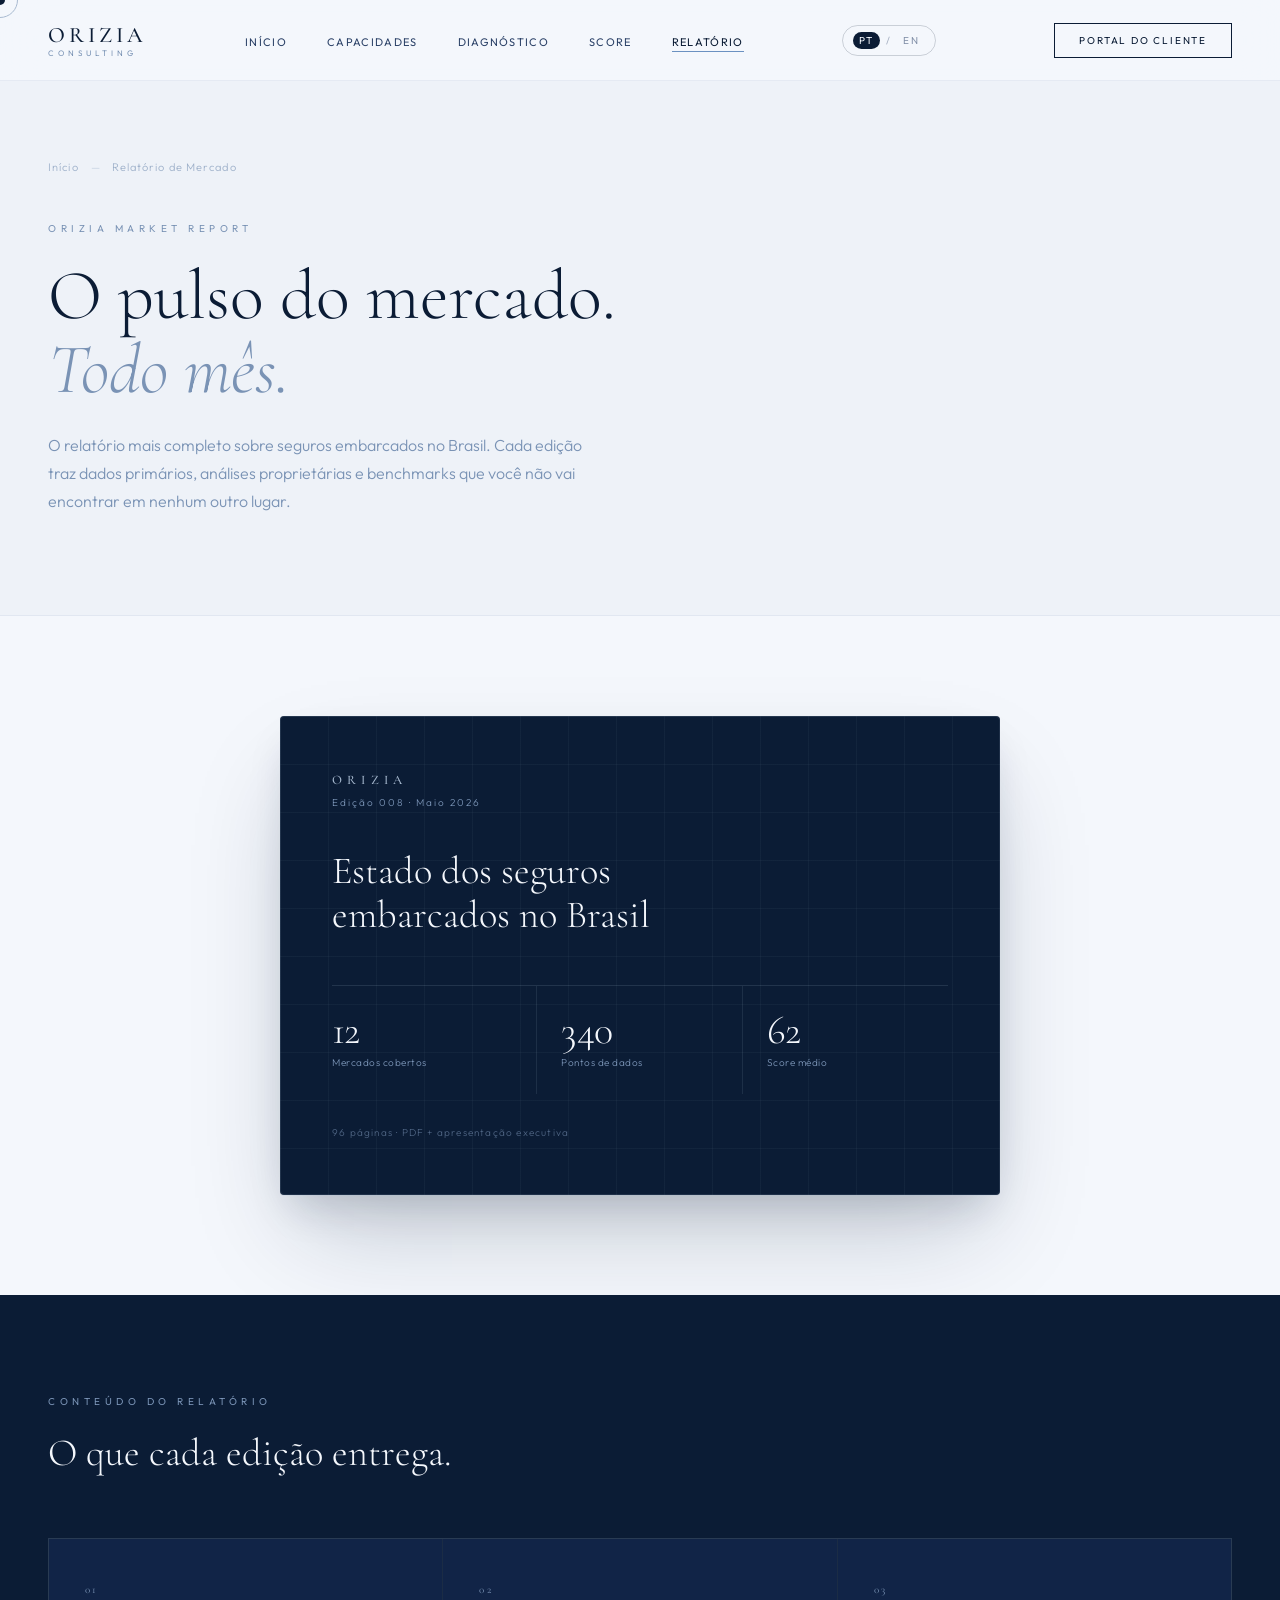
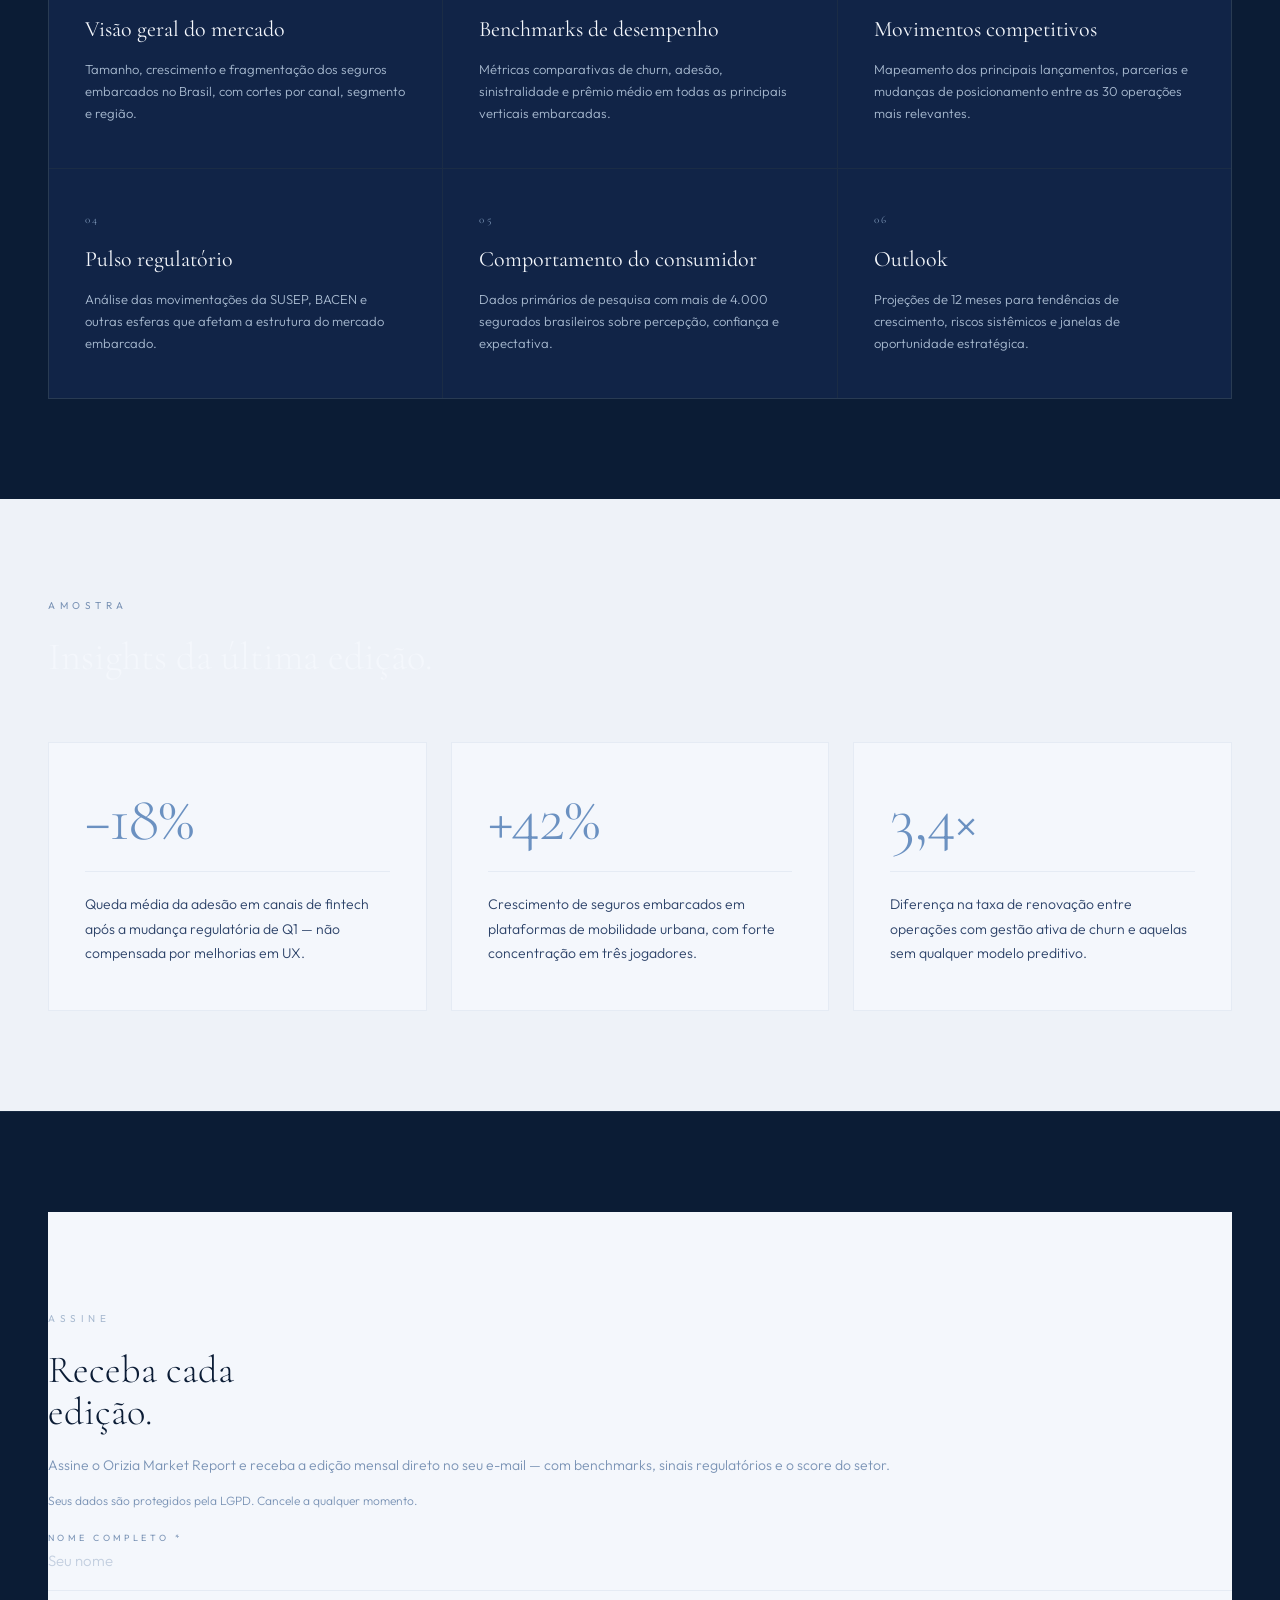
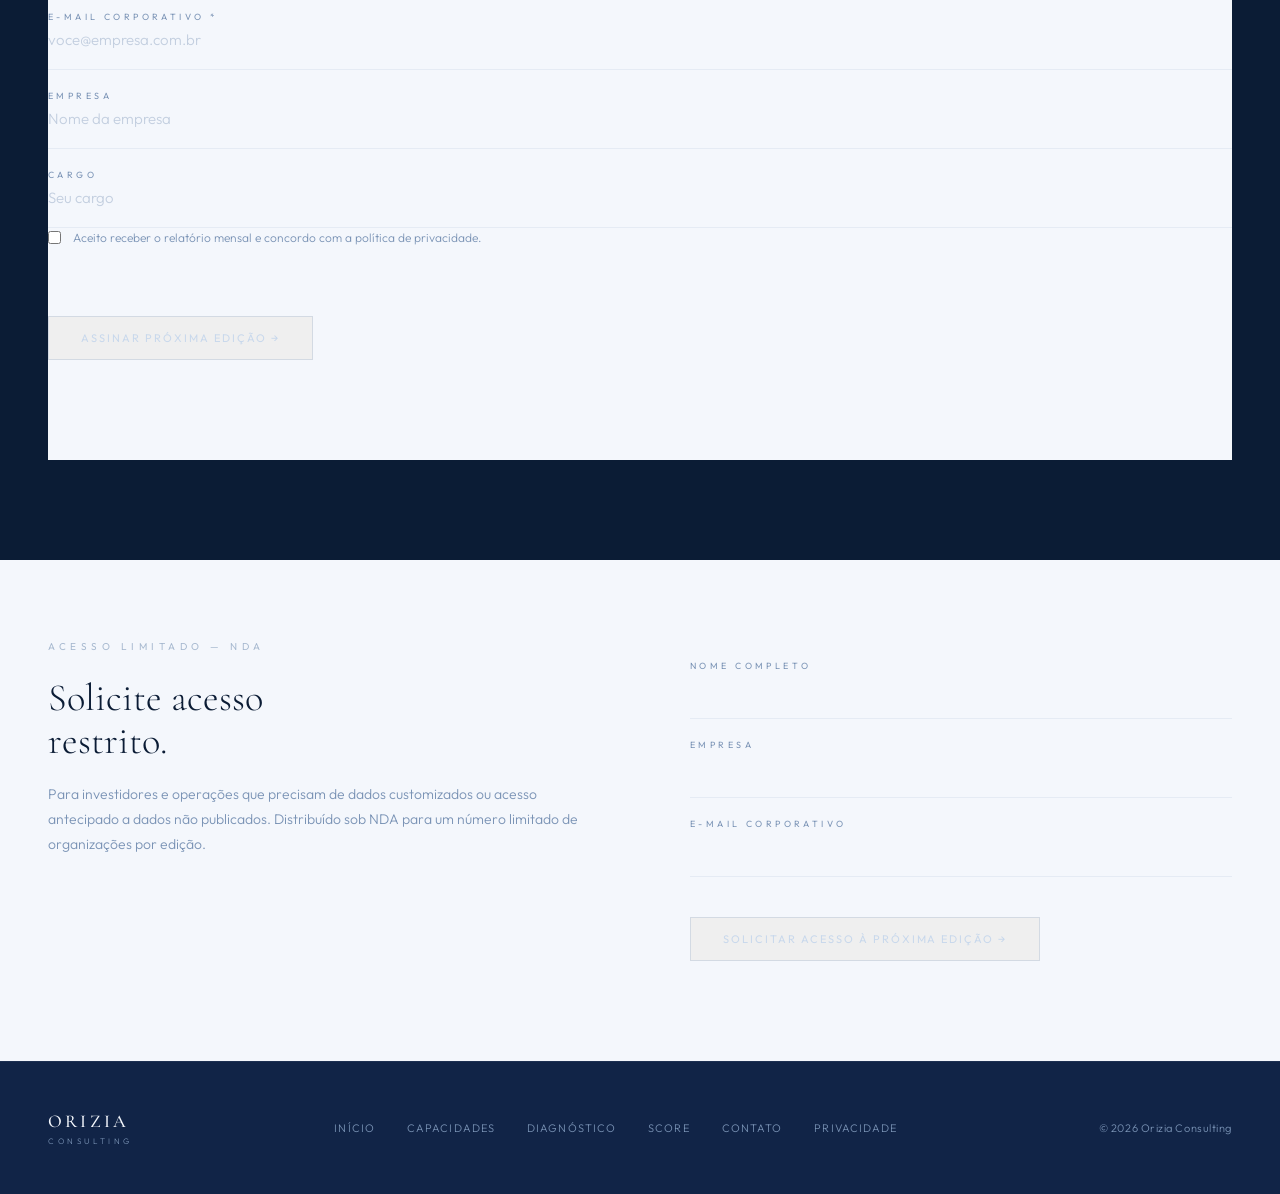
<file: pages/report.html>
<!DOCTYPE html>
<html lang="pt-BR">
<head>
  <meta charset="UTF-8">
  <meta name="viewport" content="width=device-width, initial-scale=1.0">
  <title>Relatório de Mercado — Orizia Consulting</title>
  <meta name="description" content="O relatório mensal definitivo sobre seguros embarcados no Brasil.">

  <!-- Favicon -->
  <link rel="icon" type="image/svg+xml" href="../assets/favicon.svg">
  <link rel="icon" type="image/png" href="../assets/favicon.png">
  <link rel="apple-touch-icon" href="../assets/favicon.png">

  <!-- Open Graph -->
  <meta property="og:type" content="website">
  <meta property="og:url" content="https://joaomari-oss.github.io/orizia/pages/report.html">
  <meta property="og:title" content="Relatório de Mercado — Orizia Consulting">
  <meta property="og:description" content="O relatório mensal definitivo sobre seguros embarcados no Brasil.">
  <meta property="og:image" content="https://joaomari-oss.github.io/orizia/assets/og-image.png">
  <meta property="og:image:width" content="1200">
  <meta property="og:image:height" content="630">
  <meta name="twitter:card" content="summary_large_image">
  <meta name="twitter:image" content="https://joaomari-oss.github.io/orizia/assets/og-image.png">
  <style>
    :root{--navy:#0B1C35;--cream:#EEF2F8;--white:#F4F7FC;--silver:#A8BAD0;--text-dark:#0B1C35;--text-muted:#7A93B5}
    *,*::before,*::after{box-sizing:border-box;margin:0;padding:0}
    html{cursor:none}
    body{font-family:'Outfit',sans-serif;background:var(--cream)}
  </style>
  <link rel="preconnect" href="https://fonts.googleapis.com">
  <link rel="preconnect" href="https://fonts.gstatic.com" crossorigin>
  <link rel="stylesheet" href="https://fonts.googleapis.com/css2?family=Cormorant+Garamond:ital,wght@0,300;0,400;0,500;0,600;1,300;1,400;1,500;1,600&family=Outfit:wght@200;300;400;500&display=swap">
  <link rel="stylesheet" href="../css/main.css">
  <link rel="stylesheet" href="../css/nav.css">
  <link rel="stylesheet" href="../css/animations.css">
  <link rel="stylesheet" href="../css/pages/report.css">
</head>
<body>

  <div class="page-transition-overlay"></div>
  <div class="cursor-dot"></div>
  <div class="cursor-ring"></div>

  <nav class="nav" role="navigation" aria-label="Navegação principal">
    <div class="nav__inner">
      <a href="../index.html" class="nav__logo" aria-label="Orizia — Início">
        <span class="nav__logo-name">ORIZIA</span>
        <span class="nav__logo-sub">Consulting</span>
      </a>
      <ul class="nav__links">
        <li><a href="../index.html" class="nav__link" data-en="Home">Início</a></li>
        <li><a href="capabilities.html" class="nav__link" data-en="Capabilities">Capacidades</a></li>
        <li><a href="diagnostico.html" class="nav__link" data-en="Diagnosis">Diagnóstico</a></li>
        <li><a href="score.html" class="nav__link" data-en="Score">Score</a></li>
        <li><a href="report.html" class="nav__link active" data-en="Report">Relatório</a></li>
      </ul>
      <button class="nav__lang" data-lang-toggle type="button" aria-label="Trocar idioma">
        <span class="nav__lang-opt active" data-lang-pt>PT</span>
        <span class="nav__lang-sep">/</span>
        <span class="nav__lang-opt" data-lang-en>EN</span>
      </button>
      <a href="https://app.orizia.com.br" class="nav__cta" target="_blank" rel="noopener" data-en="Client Portal">Portal do Cliente</a>
      <button class="nav__hamburger" aria-label="Abrir menu">
        <span class="nav__hamburger-line"></span>
        <span class="nav__hamburger-line"></span>
        <span class="nav__hamburger-line"></span>
      </button>
    </div>
  </nav>

  <div class="nav__mobile-overlay" role="dialog" aria-modal="true" aria-label="Navegação mobile">
    <ul class="nav__mobile-links">
      <li><a href="../index.html" class="nav__mobile-link" data-en="Home">Início</a></li>
      <li><a href="capabilities.html" class="nav__mobile-link" data-en="Capabilities">Capacidades</a></li>
      <li><a href="diagnostico.html" class="nav__mobile-link" data-en="Diagnosis">Diagnóstico</a></li>
      <li><a href="score.html" class="nav__mobile-link" data-en="Score">Score</a></li>
      <li><a href="report.html" class="nav__mobile-link" data-en="Report">Relatório</a></li>
    </ul>
    <a href="https://app.orizia.com.br" class="nav__mobile-cta" target="_blank" rel="noopener" data-en="Client Portal">Portal do Cliente</a>
    <div class="nav__mobile-bottom">
      <span class="nav__mobile-bottom-label">Contato</span>
      <a href="mailto:contato@orizia.com.br" class="nav__mobile-bottom-email">contato@orizia.com.br</a>
    </div>
  </div>

  <!-- HERO -->
  <section class="report-hero">
    <div class="container">
      <nav class="page-hero__breadcrumb" aria-label="Breadcrumb">
        <a href="../index.html" class="page-hero__breadcrumb-item">Início</a>
        <span class="page-hero__breadcrumb-sep" aria-hidden="true">—</span>
        <span class="page-hero__breadcrumb-item" aria-current="page">Relatório de Mercado</span>
      </nav>
      <p class="eyebrow eyebrow--dark reveal" style="margin-bottom:24px;">Orizia Market Report</p>
      <h1 class="report-hero__title reveal"
          data-en-html="The pulse of the market.<br><em>Every month.</em>">
        O pulso do mercado.<br><em>Todo mês.</em>
      </h1>
      <p class="report-hero__subtitle reveal reveal-delay-1">
        O relatório mais completo sobre seguros embarcados no Brasil. Cada edição traz dados primários, análises proprietárias e benchmarks que você não vai encontrar em nenhum outro lugar.
      </p>
    </div>
  </section>

  <!-- MOCKUP -->
  <section class="report-mockup">
    <div class="container">
      <div class="report-mockup__device">
        <div class="report-mockup__cover">
          <p class="report-mockup__brand">ORIZIA</p>
          <p class="report-mockup__edition">Edição 008 · Maio 2026</p>
          <h2 class="report-mockup__title">Estado dos seguros embarcados no Brasil</h2>
          <div class="report-mockup__stats">
            <div class="mockup-stat"><p class="mockup-stat__num">12</p><p class="mockup-stat__lab">Mercados cobertos</p></div>
            <div class="mockup-stat"><p class="mockup-stat__num">340</p><p class="mockup-stat__lab">Pontos de dados</p></div>
            <div class="mockup-stat"><p class="mockup-stat__num">62</p><p class="mockup-stat__lab">Score médio</p></div>
          </div>
          <p class="report-mockup__foot">96 páginas · PDF + apresentação executiva</p>
        </div>
      </div>
    </div>
  </section>

  <!-- INSIDE -->
  <section class="report-inside">
    <div class="container">
      <p class="eyebrow eyebrow--dark reveal" style="margin-bottom:24px;">Conteúdo do relatório</p>
      <h2 class="report-inside__title reveal reveal-delay-1">O que cada edição entrega.</h2>
      <div class="report-inside__grid">
        <div class="inside-card">
          <p class="inside-card__num">01</p>
          <h3 class="inside-card__name">Visão geral do mercado</h3>
          <p class="inside-card__desc">Tamanho, crescimento e fragmentação dos seguros embarcados no Brasil, com cortes por canal, segmento e região.</p>
        </div>
        <div class="inside-card">
          <p class="inside-card__num">02</p>
          <h3 class="inside-card__name">Benchmarks de desempenho</h3>
          <p class="inside-card__desc">Métricas comparativas de churn, adesão, sinistralidade e prêmio médio em todas as principais verticais embarcadas.</p>
        </div>
        <div class="inside-card">
          <p class="inside-card__num">03</p>
          <h3 class="inside-card__name">Movimentos competitivos</h3>
          <p class="inside-card__desc">Mapeamento dos principais lançamentos, parcerias e mudanças de posicionamento entre as 30 operações mais relevantes.</p>
        </div>
        <div class="inside-card">
          <p class="inside-card__num">04</p>
          <h3 class="inside-card__name">Pulso regulatório</h3>
          <p class="inside-card__desc">Análise das movimentações da SUSEP, BACEN e outras esferas que afetam a estrutura do mercado embarcado.</p>
        </div>
        <div class="inside-card">
          <p class="inside-card__num">05</p>
          <h3 class="inside-card__name">Comportamento do consumidor</h3>
          <p class="inside-card__desc">Dados primários de pesquisa com mais de 4.000 segurados brasileiros sobre percepção, confiança e expectativa.</p>
        </div>
        <div class="inside-card">
          <p class="inside-card__num">06</p>
          <h3 class="inside-card__name">Outlook</h3>
          <p class="inside-card__desc">Projeções de 12 meses para tendências de crescimento, riscos sistêmicos e janelas de oportunidade estratégica.</p>
        </div>
      </div>
    </div>
  </section>

  <!-- SAMPLE INSIGHTS -->
  <section class="report-samples">
    <div class="container">
      <p class="eyebrow eyebrow--dark reveal" style="margin-bottom:24px;">Amostra</p>
      <h2 class="report-inside__title reveal reveal-delay-1">Insights da última edição.</h2>
      <div class="report-samples__grid">
        <div class="sample-card">
          <p class="sample-card__stat">−18%</p>
          <p class="sample-card__desc">Queda média da adesão em canais de fintech após a mudança regulatória de Q1 — não compensada por melhorias em UX.</p>
        </div>
        <div class="sample-card">
          <p class="sample-card__stat">+42%</p>
          <p class="sample-card__desc">Crescimento de seguros embarcados em plataformas de mobilidade urbana, com forte concentração em três jogadores.</p>
        </div>
        <div class="sample-card">
          <p class="sample-card__stat">3,4×</p>
          <p class="sample-card__desc">Diferença na taxa de renovação entre operações com gestão ativa de churn e aquelas sem qualquer modelo preditivo.</p>
        </div>
      </div>
    </div>
  </section>

  <!-- NEWSLETTER SUBSCRIPTION -->
  <section class="report-subscribe" aria-labelledby="sub-title" style="padding:100px 0;background:var(--navy);border-top:1px solid rgba(168,186,208,0.08);">
    <div class="container">
      <div class="report-access">
        <div class="report-access__left">
          <p class="eyebrow" style="margin-bottom:24px;" data-en="Subscribe">Assine</p>
          <h2 class="report-access__title" id="sub-title"
              data-en-html="Receive every<br>edition.">
            Receba cada<br>edição.
          </h2>
          <p class="report-access__desc" data-en="Subscribe to the Orizia Market Report and receive the monthly edition directly in your email — with benchmarks, regulatory signals, and the sector score.">
            Assine o Orizia Market Report e receba a edição mensal direto no seu e-mail — com benchmarks, sinais regulatórios e o score do setor.
          </p>
          <p class="report-access__desc" style="margin-top:12px;font-size:12px;color:var(--text-muted);" data-en="Your data is protected by LGPD. Unsubscribe at any time.">Seus dados são protegidos pela LGPD. Cancele a qualquer momento.</p>
        </div>
        <form class="report-access__form" id="newsletter-form" novalidate>
          <!-- honeypot -->
          <input type="text" name="_honey" style="display:none" tabindex="-1" autocomplete="off">
          <div class="form-row">
            <label class="form-label">
              <span class="form-label__text" data-en="Full name *">Nome completo *</span>
              <input type="text" name="nome" class="form-input" required
                     data-en-attr='{"placeholder":"Your name"}' placeholder="Seu nome">
            </label>
          </div>
          <div class="form-row">
            <label class="form-label">
              <span class="form-label__text" data-en="Corporate email *">E-mail corporativo *</span>
              <input type="email" name="email" class="form-input" required
                     data-en-attr='{"placeholder":"you@company.com"}' placeholder="voce@empresa.com.br">
            </label>
          </div>
          <div class="form-row">
            <label class="form-label">
              <span class="form-label__text" data-en="Company">Empresa</span>
              <input type="text" name="empresa" class="form-input"
                     data-en-attr='{"placeholder":"Company name"}' placeholder="Nome da empresa">
            </label>
          </div>
          <div class="form-row">
            <label class="form-label">
              <span class="form-label__text" data-en="Role">Cargo</span>
              <input type="text" name="cargo" class="form-input"
                     data-en-attr='{"placeholder":"Your role"}' placeholder="Seu cargo">
            </label>
          </div>
          <label style="display:flex;align-items:flex-start;gap:12px;margin-bottom:28px;cursor:none;">
            <input type="checkbox" name="aceite_lgpd" required style="margin-top:3px;accent-color:var(--accent);">
            <span style="font-size:12px;font-weight:300;color:var(--text-muted);line-height:1.7;" data-en="I agree to receive the monthly report and accept the privacy policy.">
              Aceito receber o relatório mensal e concordo com a <a href="privacidade.html" style="color:var(--accent);text-decoration:underline;" data-en="privacy policy">política de privacidade</a>.
            </span>
          </label>
          <button type="submit" class="btn btn--silver" id="newsletter-submit" data-en="Subscribe to the next edition →">Assinar próxima edição →</button>
          <div id="newsletter-success" hidden style="margin-top:20px;padding:16px 20px;border:1px solid rgba(107,145,193,0.3);background:rgba(107,145,193,0.08);">
            <p style="font-size:13px;color:var(--accent);" data-en="Subscribed! You'll receive the next edition by email.">Inscrito! Você receberá a próxima edição por e-mail.</p>
          </div>
          <div id="newsletter-error" hidden style="margin-top:20px;padding:16px 20px;border:1px solid rgba(220,80,80,0.3);">
            <p style="font-size:13px;color:rgba(255,140,140,0.9);" data-en="Error submitting. Please try again or email us.">Erro ao enviar. Por favor, tente novamente ou envie e-mail para contato@orizia.com.br.</p>
          </div>
        </form>
      </div>
    </div>
  </section>

  <!-- ACCESS FORM (NDA/Limited) -->
  <section class="report-access" style="padding:80px 0 100px;">
    <div class="container">
      <div class="report-access__left">
        <p class="eyebrow" style="margin-bottom:24px;" data-en="Limited access — NDA">Acesso limitado — NDA</p>
        <h2 class="report-access__title"
            data-en-html="Request private<br>access.">
          Solicite acesso<br>restrito.
        </h2>
        <p class="report-access__desc" data-en="For investors and operations that need custom data sets or early access to unpublished data. Distributed under NDA to a limited number of organizations per edition.">Para investidores e operações que precisam de dados customizados ou acesso antecipado a dados não publicados. Distribuído sob NDA para um número limitado de organizações por edição.</p>
      </div>
      <form class="report-access__form" action="https://formspree.io/f/xpwranwq" method="POST" novalidate>
        <input type="hidden" name="_subject" value="Acesso Relatório NDA — Orizia">
        <input type="hidden" name="_next" value="https://joaomari-oss.github.io/orizia/pages/obrigado.html">
        <input type="text" name="_gotcha" style="display:none" tabindex="-1" autocomplete="off">
        <div class="form-row">
          <label class="form-label">
            <span class="form-label__text" data-en="Full name">Nome completo</span>
            <input type="text" name="name" class="form-input" required>
          </label>
        </div>
        <div class="form-row">
          <label class="form-label">
            <span class="form-label__text" data-en="Company">Empresa</span>
            <input type="text" name="company" class="form-input" required>
          </label>
        </div>
        <div class="form-row">
          <label class="form-label">
            <span class="form-label__text" data-en="Corporate email">E-mail corporativo</span>
            <input type="email" name="email" class="form-input" required>
          </label>
        </div>
        <button type="submit" class="btn btn--silver" data-en="Request access to the next edition →">Solicitar acesso à próxima edição →</button>
      </form>
    </div>
  </section>

  <footer style="background:var(--navy-mid);padding:48px 0;border-top:1px solid rgba(168,186,208,0.08);">
    <div class="container" style="display:flex;justify-content:space-between;align-items:center;flex-wrap:wrap;gap:24px;">
      <a href="../index.html" style="display:flex;flex-direction:column;gap:4px;text-decoration:none;">
        <span style="font-family:'Cormorant Garamond',serif;font-size:18px;font-weight:500;letter-spacing:0.18em;color:var(--white);">ORIZIA</span>
        <span style="font-size:8px;letter-spacing:0.45em;text-transform:uppercase;color:var(--text-muted);">Consulting</span>
      </a>
      <nav style="display:flex;gap:32px;flex-wrap:wrap;" aria-label="Navegação do rodapé">
        <a href="../index.html" style="font-size:11px;letter-spacing:0.1em;color:var(--text-muted);text-transform:uppercase;" data-en="Home">Início</a>
        <a href="capabilities.html" style="font-size:11px;letter-spacing:0.1em;color:var(--text-muted);text-transform:uppercase;" data-en="Capabilities">Capacidades</a>
        <a href="diagnostico.html" style="font-size:11px;letter-spacing:0.1em;color:var(--text-muted);text-transform:uppercase;" data-en="Diagnosis">Diagnóstico</a>
        <a href="score.html" style="font-size:11px;letter-spacing:0.1em;color:var(--text-muted);text-transform:uppercase;" data-en="Score">Score</a>
        <a href="contact.html" style="font-size:11px;letter-spacing:0.1em;color:var(--text-muted);text-transform:uppercase;" data-en="Contact">Contato</a>
        <a href="privacidade.html" style="font-size:11px;letter-spacing:0.1em;color:var(--text-muted);text-transform:uppercase;" data-en="Privacy">Privacidade</a>
      </nav>
      <p style="font-size:11px;color:var(--text-muted);letter-spacing:0.05em;">© 2026 Orizia Consulting</p>
    </div>
  </footer>

  <script defer src="../js/i18n.js"></script>
  <script defer src="../js/main.js"></script>
  <script defer src="../js/animations.js"></script>
  <script>
  (function() {
    var form = document.getElementById('newsletter-form');
    var submitBtn = document.getElementById('newsletter-submit');
    var successEl = document.getElementById('newsletter-success');
    var errorEl   = document.getElementById('newsletter-error');
    if (!form) return;

    form.addEventListener('submit', async function(e) {
      e.preventDefault();
      var honey = form.querySelector('[name="_honey"]');
      if (honey && honey.value) return;
      var email = form.querySelector('[name="email"]');
      if (!email || !email.value) return;

      submitBtn.disabled = true;
      var originalText = submitBtn.textContent;
      submitBtn.textContent = 'Enviando…';
      successEl.hidden = true;
      errorEl.hidden = true;

      try {
        var data = {
          email: form.querySelector('[name="email"]').value,
          nome: (form.querySelector('[name="nome"]') || {}).value || '',
          empresa: (form.querySelector('[name="empresa"]') || {}).value || '',
          cargo: (form.querySelector('[name="cargo"]') || {}).value || '',
          origem: 'report_page'
        };
        var resp = await fetch('https://api.orizia.com.br/api/newsletter/relatorio', {
          method: 'POST',
          headers: { 'Content-Type': 'application/json' },
          body: JSON.stringify(data)
        });
        if (resp.ok) {
          successEl.hidden = false;
          form.reset();
        } else {
          errorEl.hidden = false;
        }
      } catch(err) {
        errorEl.hidden = false;
      } finally {
        submitBtn.disabled = false;
        submitBtn.textContent = originalText;
      }
    });
  })();
  </script>
</body>
</html>
</file>
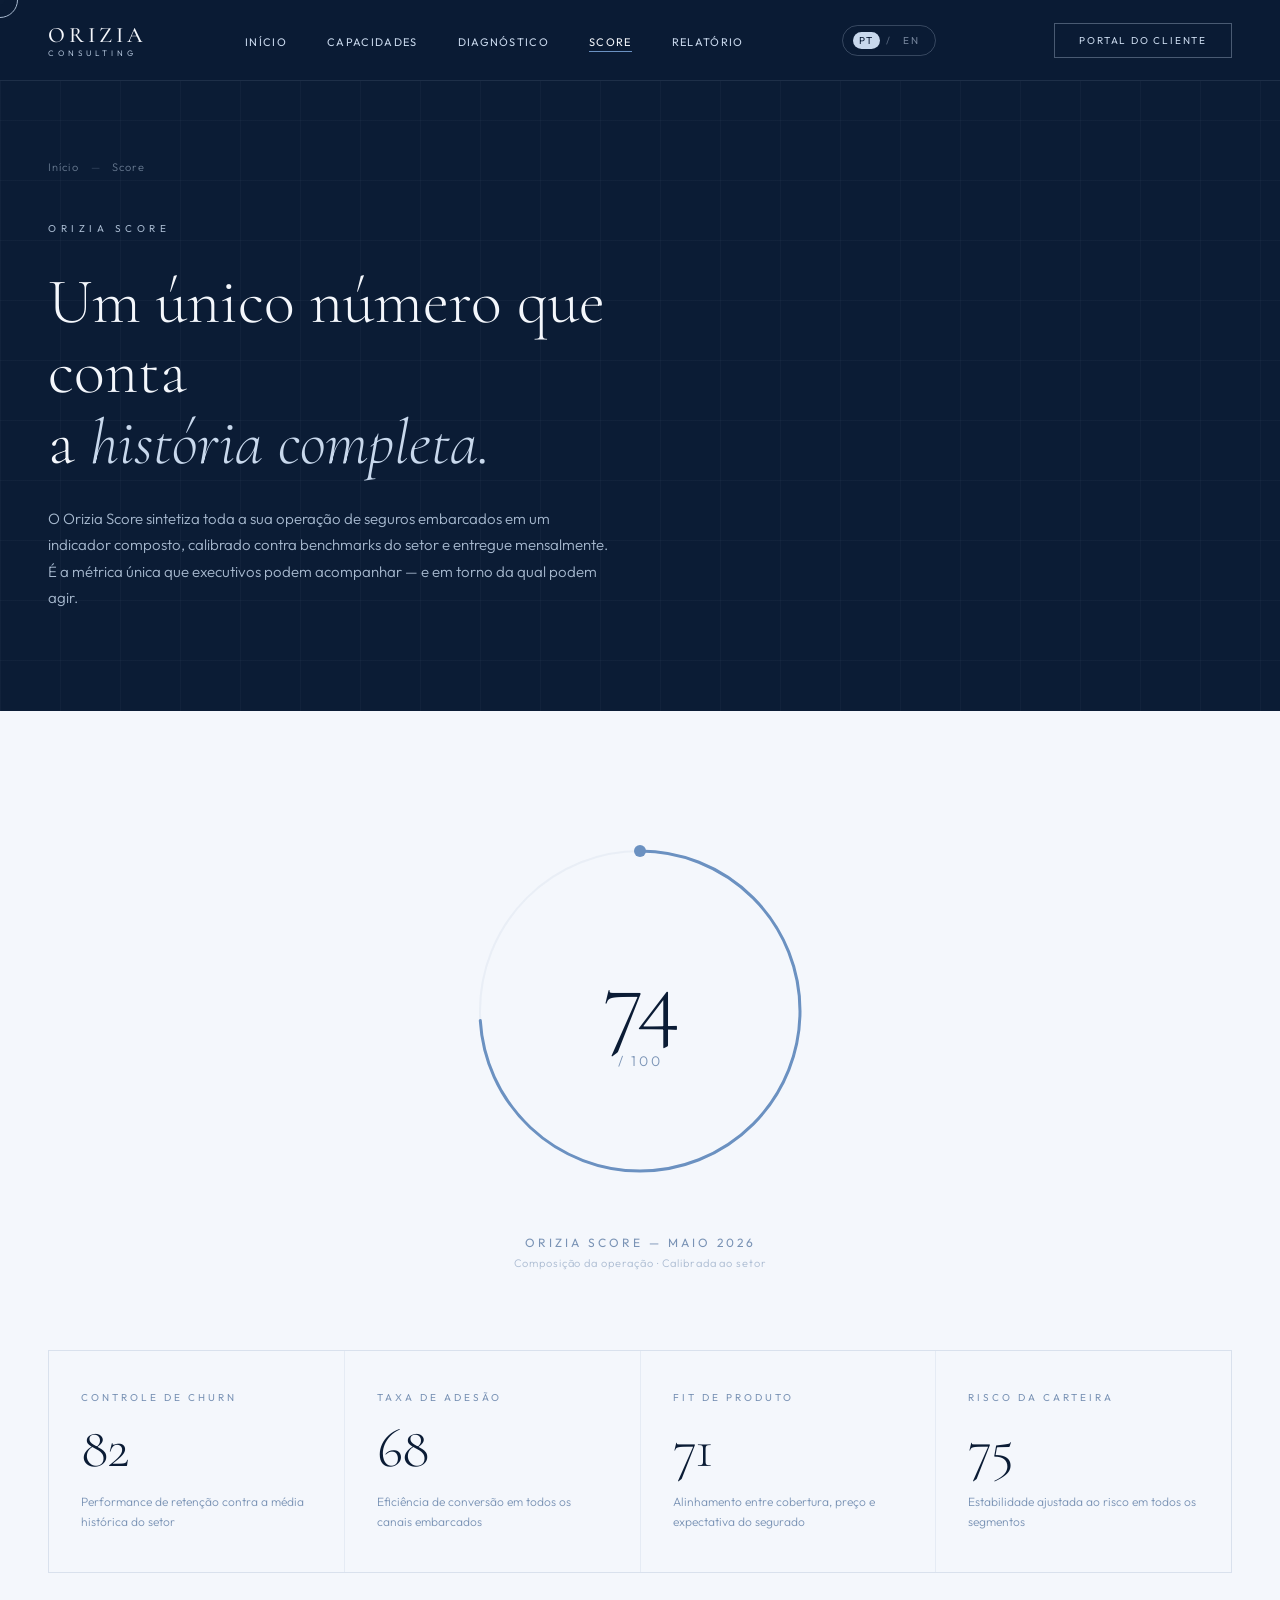
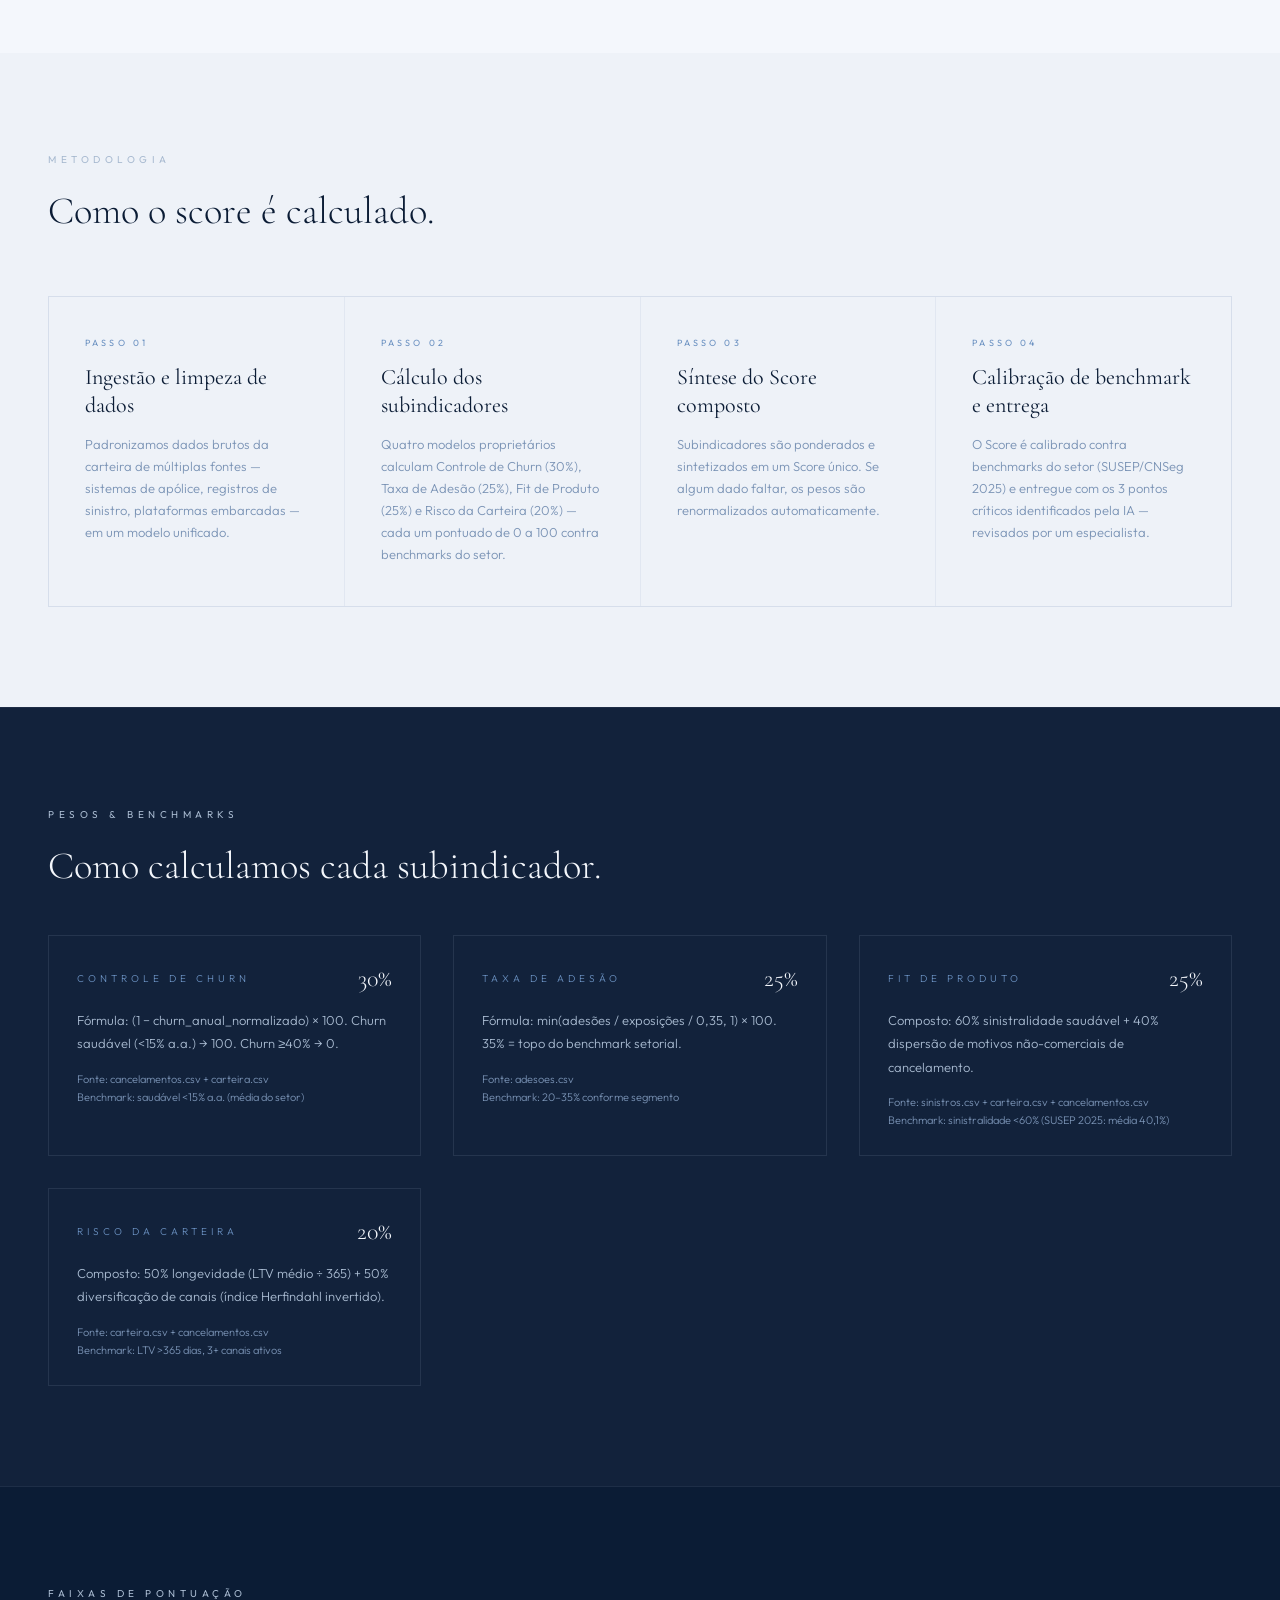
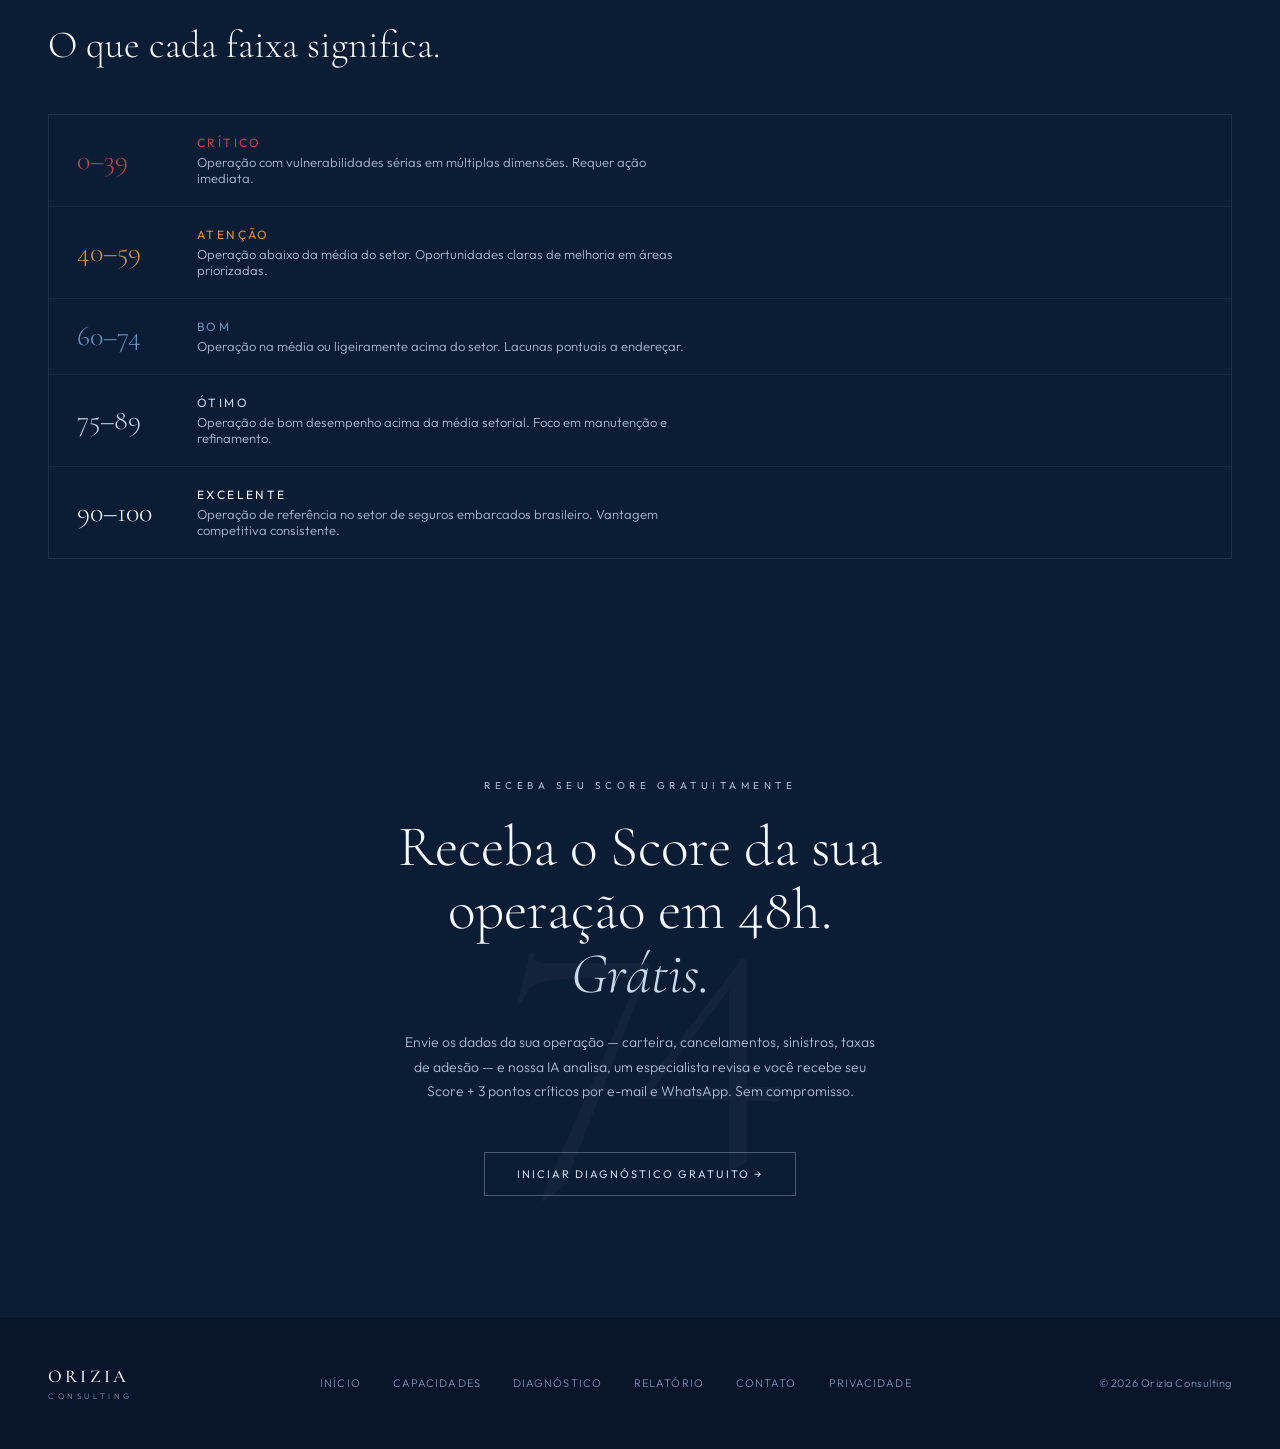
<file: pages/score.html>
<!DOCTYPE html>
<html lang="pt-BR">
<head>
  <meta charset="UTF-8">
  <meta name="viewport" content="width=device-width, initial-scale=1.0">
  <title>Orizia Score — Um número para sua operação embarcada</title>
  <meta name="description" content="O Orizia Score: um indicador composto mensal que sintetiza toda a sua operação de seguros embarcados.">

  <!-- Favicon -->
  <link rel="icon" type="image/svg+xml" href="../assets/favicon.svg">
  <link rel="icon" type="image/png" href="../assets/favicon.png">
  <link rel="apple-touch-icon" href="../assets/favicon.png">

  <!-- Open Graph -->
  <meta property="og:type" content="website">
  <meta property="og:url" content="https://joaomari-oss.github.io/orizia/pages/score.html">
  <meta property="og:title" content="Orizia Score — Um número para sua operação embarcada">
  <meta property="og:description" content="O Orizia Score: um indicador composto mensal que sintetiza toda a sua operação de seguros embarcados.">
  <meta property="og:image" content="https://joaomari-oss.github.io/orizia/assets/og-image.png">
  <meta property="og:image:width" content="1200">
  <meta property="og:image:height" content="630">
  <meta name="twitter:card" content="summary_large_image">
  <meta name="twitter:image" content="https://joaomari-oss.github.io/orizia/assets/og-image.png">
  <style>
    :root{--navy:#0B1C35;--cream:#EEF2F8;--white:#F4F7FC;--silver:#A8BAD0;--text-dark:#0B1C35;--text-muted:#7A93B5}
    *,*::before,*::after{box-sizing:border-box;margin:0;padding:0}
    html{cursor:none}
    body{font-family:'Outfit',sans-serif;background:var(--navy);color:var(--white)}
  </style>
  <link rel="preconnect" href="https://fonts.googleapis.com">
  <link rel="preconnect" href="https://fonts.gstatic.com" crossorigin>
  <link rel="stylesheet" href="https://fonts.googleapis.com/css2?family=Cormorant+Garamond:ital,wght@0,300;0,400;0,500;0,600;1,300;1,400;1,500;1,600&family=Outfit:wght@200;300;400;500&display=swap">
  <link rel="stylesheet" href="../css/main.css">
  <link rel="stylesheet" href="../css/nav.css">
  <link rel="stylesheet" href="../css/animations.css">
  <link rel="stylesheet" href="../css/pages/score.css">
</head>
<body class="page-dark">

  <div class="page-transition-overlay"></div>
  <div class="cursor-dot"></div>
  <div class="cursor-ring"></div>

  <nav class="nav nav--dark" role="navigation" aria-label="Navegação principal">
    <div class="nav__inner">
      <a href="../index.html" class="nav__logo" aria-label="Orizia — Início">
        <span class="nav__logo-name">ORIZIA</span>
        <span class="nav__logo-sub">Consulting</span>
      </a>
      <ul class="nav__links">
        <li><a href="../index.html" class="nav__link" data-en="Home">Início</a></li>
        <li><a href="capabilities.html" class="nav__link" data-en="Capabilities">Capacidades</a></li>
        <li><a href="diagnostico.html" class="nav__link" data-en="Diagnosis">Diagnóstico</a></li>
        <li><a href="score.html" class="nav__link active" data-en="Score">Score</a></li>
        <li><a href="report.html" class="nav__link" data-en="Report">Relatório</a></li>
      </ul>
      <button class="nav__lang" data-lang-toggle type="button" aria-label="Trocar idioma">
        <span class="nav__lang-opt active" data-lang-pt>PT</span>
        <span class="nav__lang-sep">/</span>
        <span class="nav__lang-opt" data-lang-en>EN</span>
      </button>
      <a href="https://app.orizia.com.br" class="nav__cta" target="_blank" rel="noopener" data-en="Client Portal">Portal do Cliente</a>
      <button class="nav__hamburger" aria-label="Abrir menu">
        <span class="nav__hamburger-line"></span>
        <span class="nav__hamburger-line"></span>
        <span class="nav__hamburger-line"></span>
      </button>
    </div>
  </nav>

  <div class="nav__mobile-overlay" role="dialog" aria-modal="true" aria-label="Navegação mobile">
    <ul class="nav__mobile-links">
      <li><a href="../index.html" class="nav__mobile-link" data-en="Home">Início</a></li>
      <li><a href="capabilities.html" class="nav__mobile-link" data-en="Capabilities">Capacidades</a></li>
      <li><a href="diagnostico.html" class="nav__mobile-link" data-en="Diagnosis">Diagnóstico</a></li>
      <li><a href="score.html" class="nav__mobile-link" data-en="Score">Score</a></li>
      <li><a href="report.html" class="nav__mobile-link" data-en="Report">Relatório</a></li>
    </ul>
    <a href="https://app.orizia.com.br" class="nav__mobile-cta" target="_blank" rel="noopener" data-en="Client Portal">Portal do Cliente</a>
    <div class="nav__mobile-bottom">
      <span class="nav__mobile-bottom-label">Contato</span>
      <a href="mailto:contato@orizia.com.br" class="nav__mobile-bottom-email">contato@orizia.com.br</a>
    </div>
  </div>

  <!-- HERO -->
  <section class="score-hero">
    <div class="container">
      <nav class="page-hero__breadcrumb" aria-label="Breadcrumb">
        <a href="../index.html" class="page-hero__breadcrumb-item">Início</a>
        <span class="page-hero__breadcrumb-sep" aria-hidden="true">—</span>
        <span class="page-hero__breadcrumb-item" aria-current="page">Score</span>
      </nav>
      <p class="eyebrow reveal" style="margin-bottom:32px;">Orizia Score</p>
      <h1 class="score-hero__title reveal"
          data-en-html="A single number that tells<br>the <em>complete story.</em>">
        Um único número que conta<br>a <em>história completa.</em>
      </h1>
      <p class="score-hero__subtitle reveal reveal-delay-1">
        O Orizia Score sintetiza toda a sua operação de seguros embarcados em um indicador composto, calibrado contra benchmarks do setor e entregue mensalmente. É a métrica única que executivos podem acompanhar — e em torno da qual podem agir.
      </p>
    </div>
  </section>

  <!-- SCORE DISPLAY -->
  <section class="score-display">
    <div class="container">
      <div class="score-display__main reveal">
        <div class="score-display__gauge-wrap">
          <svg class="score-gauge" width="400" height="400" viewBox="0 0 400 400" fill="none" aria-hidden="true">
            <circle cx="200" cy="200" r="160" fill="none" stroke="rgba(168,186,208,0.15)" stroke-width="2"/>
            <circle class="score-gauge__fill" cx="200" cy="200" r="160" fill="none" stroke="#6B91C1" stroke-width="3"
                    stroke-dasharray="1005" stroke-dashoffset="261"
                    transform="rotate(-90 200 200)" stroke-linecap="round"/>
            <circle cx="200" cy="40" r="6" fill="#6B91C1"/>
          </svg>
          <div class="score-gauge__center">
            <p class="score-gauge__value">74</p>
            <p class="score-gauge__scale">/ 100</p>
          </div>
        </div>
        <div class="score-display__meta">
          <p class="score-display__label">Orizia Score — Maio 2026</p>
          <p class="score-display__sublabel">Composição da operação · Calibrada ao setor</p>
        </div>
      </div>

      <div class="score-display__indicators">
        <div class="indicator">
          <p class="indicator__name">Controle de Churn</p>
          <p class="indicator__value">82</p>
          <p class="indicator__desc">Performance de retenção contra a média histórica do setor</p>
        </div>
        <div class="indicator">
          <p class="indicator__name">Taxa de Adesão</p>
          <p class="indicator__value">68</p>
          <p class="indicator__desc">Eficiência de conversão em todos os canais embarcados</p>
        </div>
        <div class="indicator">
          <p class="indicator__name">Fit de Produto</p>
          <p class="indicator__value">71</p>
          <p class="indicator__desc">Alinhamento entre cobertura, preço e expectativa do segurado</p>
        </div>
        <div class="indicator">
          <p class="indicator__name">Risco da Carteira</p>
          <p class="indicator__value">75</p>
          <p class="indicator__desc">Estabilidade ajustada ao risco em todos os segmentos</p>
        </div>
      </div>
    </div>
  </section>

  <!-- METHODOLOGY -->
  <section class="methodology">
    <div class="container">
      <p class="eyebrow reveal" style="margin-bottom:24px;" data-en="Methodology">Metodologia</p>
      <h2 class="methodology__title reveal reveal-delay-1" data-en="How the score is calculated.">Como o score é calculado.</h2>
      <div class="methodology__steps">
        <div class="method-step">
          <p class="method-step__num" data-en="Step 01">Passo 01</p>
          <h3 class="method-step__name" data-en="Data ingestion and cleansing">Ingestão e limpeza de dados</h3>
          <p class="method-step__desc" data-en="We standardize raw portfolio data from multiple sources — policy systems, claims records, embedded platforms — into a unified model.">Padronizamos dados brutos da carteira de múltiplas fontes — sistemas de apólice, registros de sinistro, plataformas embarcadas — em um modelo unificado.</p>
        </div>
        <div class="method-step">
          <p class="method-step__num" data-en="Step 02">Passo 02</p>
          <h3 class="method-step__name" data-en="Sub-indicator calculation">Cálculo dos subindicadores</h3>
          <p class="method-step__desc" data-en="Four proprietary models compute Churn Control (30%), Adhesion Rate (25%), Product Fit (25%), and Portfolio Risk (20%) — each scored 0–100 against sector benchmarks.">Quatro modelos proprietários calculam Controle de Churn (30%), Taxa de Adesão (25%), Fit de Produto (25%) e Risco da Carteira (20%) — cada um pontuado de 0 a 100 contra benchmarks do setor.</p>
        </div>
        <div class="method-step">
          <p class="method-step__num" data-en="Step 03">Passo 03</p>
          <h3 class="method-step__name" data-en="Composite Score synthesis">Síntese do Score composto</h3>
          <p class="method-step__desc" data-en="Sub-indicators are weighted and synthesized into a single Score — a faithful representation of the operation as a whole. If a sub-indicator is unavailable, weights are renormalized.">Subindicadores são ponderados e sintetizados em um Score único. Se algum dado faltar, os pesos são renormalizados automaticamente.</p>
        </div>
        <div class="method-step">
          <p class="method-step__num" data-en="Step 04">Passo 04</p>
          <h3 class="method-step__name" data-en="Benchmark calibration and delivery">Calibração de benchmark e entrega</h3>
          <p class="method-step__desc" data-en="The Score is calibrated against Brazilian embedded insurance benchmarks (SUSEP/CNSeg 2025) and delivered with the 3 critical points identified by our AI — reviewed by a specialist.">O Score é calibrado contra benchmarks do setor (SUSEP/CNSeg 2025) e entregue com os 3 pontos críticos identificados pela IA — revisados por um especialista.</p>
        </div>
      </div>
    </div>
  </section>

  <!-- HOW WE CALCULATE — NEW SECTION -->
  <section style="padding:100px 0;background:rgba(168,186,208,0.04);border-top:1px solid rgba(168,186,208,0.08);border-bottom:1px solid rgba(168,186,208,0.08);">
    <div class="container">
      <p class="eyebrow reveal" style="margin-bottom:24px;" data-en="Weights &amp; benchmarks">Pesos &amp; benchmarks</p>
      <h2 class="reveal reveal-delay-1" style="font-family:'Cormorant Garamond',serif;font-weight:300;font-size:clamp(32px,3vw,44px);color:var(--white);margin-bottom:48px;" data-en="How we calculate each sub-indicator.">Como calculamos cada subindicador.</h2>
      <div style="display:grid;grid-template-columns:repeat(auto-fit,minmax(280px,1fr));gap:32px;">
        <div style="border:1px solid rgba(168,186,208,0.12);padding:28px;">
          <div style="display:flex;justify-content:space-between;align-items:center;margin-bottom:16px;">
            <p style="font-size:10px;letter-spacing:0.4em;text-transform:uppercase;color:var(--accent);" data-en="Churn Control">Controle de Churn</p>
            <span style="font-size:24px;font-family:'Cormorant Garamond',serif;font-weight:300;color:var(--white);">30%</span>
          </div>
          <p style="font-size:13px;font-weight:300;color:var(--silver);line-height:1.8;margin-bottom:16px;" data-en="(1 − annual_churn_normalized) × 100. Healthy churn (&lt;15% p.a.) → 100. Churn ≥40% → 0.">Fórmula: (1 − churn_anual_normalizado) × 100. Churn saudável (&lt;15% a.a.) → 100. Churn ≥40% → 0.</p>
          <p style="font-size:11px;color:var(--text-muted);" data-en="Source: cancelamentos.csv + carteira.csv">Fonte: cancelamentos.csv + carteira.csv</p>
          <p style="font-size:11px;color:var(--text-muted);margin-top:4px;" data-en="Benchmark: healthy &lt;15% p.a. (sector average)">Benchmark: saudável &lt;15% a.a. (média do setor)</p>
        </div>
        <div style="border:1px solid rgba(168,186,208,0.12);padding:28px;">
          <div style="display:flex;justify-content:space-between;align-items:center;margin-bottom:16px;">
            <p style="font-size:10px;letter-spacing:0.4em;text-transform:uppercase;color:var(--accent);" data-en="Adhesion Rate">Taxa de Adesão</p>
            <span style="font-size:24px;font-family:'Cormorant Garamond',serif;font-weight:300;color:var(--white);">25%</span>
          </div>
          <p style="font-size:13px;font-weight:300;color:var(--silver);line-height:1.8;margin-bottom:16px;" data-en="min(total_adhesions / total_exposures / 0.35, 1) × 100. 35% = sector top benchmark.">Fórmula: min(adesões / exposições / 0,35, 1) × 100. 35% = topo do benchmark setorial.</p>
          <p style="font-size:11px;color:var(--text-muted);" data-en="Source: adesoes.csv">Fonte: adesoes.csv</p>
          <p style="font-size:11px;color:var(--text-muted);margin-top:4px;" data-en="Benchmark: 20–35% depending on segment">Benchmark: 20–35% conforme segmento</p>
        </div>
        <div style="border:1px solid rgba(168,186,208,0.12);padding:28px;">
          <div style="display:flex;justify-content:space-between;align-items:center;margin-bottom:16px;">
            <p style="font-size:10px;letter-spacing:0.4em;text-transform:uppercase;color:var(--accent);" data-en="Product Fit">Fit de Produto</p>
            <span style="font-size:24px;font-family:'Cormorant Garamond',serif;font-weight:300;color:var(--white);">25%</span>
          </div>
          <p style="font-size:13px;font-weight:300;color:var(--silver);line-height:1.8;margin-bottom:16px;" data-en="Composite: 60% healthy loss ratio + 40% non-commercial cancellation dispersion.">Composto: 60% sinistralidade saudável + 40% dispersão de motivos não-comerciais de cancelamento.</p>
          <p style="font-size:11px;color:var(--text-muted);" data-en="Source: sinistros.csv + carteira.csv + cancelamentos.csv">Fonte: sinistros.csv + carteira.csv + cancelamentos.csv</p>
          <p style="font-size:11px;color:var(--text-muted);margin-top:4px;" data-en="Benchmark: loss ratio &lt;60% (SUSEP 2025 avg 40.1%)">Benchmark: sinistralidade &lt;60% (SUSEP 2025: média 40,1%)</p>
        </div>
        <div style="border:1px solid rgba(168,186,208,0.12);padding:28px;">
          <div style="display:flex;justify-content:space-between;align-items:center;margin-bottom:16px;">
            <p style="font-size:10px;letter-spacing:0.4em;text-transform:uppercase;color:var(--accent);" data-en="Portfolio Risk">Risco da Carteira</p>
            <span style="font-size:24px;font-family:'Cormorant Garamond',serif;font-weight:300;color:var(--white);">20%</span>
          </div>
          <p style="font-size:13px;font-weight:300;color:var(--silver);line-height:1.8;margin-bottom:16px;" data-en="Composite: 50% longevity (avg LTV ÷ 365) + 50% channel diversification (inverted Herfindahl index).">Composto: 50% longevidade (LTV médio ÷ 365) + 50% diversificação de canais (índice Herfindahl invertido).</p>
          <p style="font-size:11px;color:var(--text-muted);" data-en="Source: carteira.csv + cancelamentos.csv">Fonte: carteira.csv + cancelamentos.csv</p>
          <p style="font-size:11px;color:var(--text-muted);margin-top:4px;" data-en="Benchmark: LTV &gt;365 days, 3+ channels">Benchmark: LTV &gt;365 dias, 3+ canais ativos</p>
        </div>
      </div>
    </div>
  </section>

  <!-- FAIXAS DE CLASSIFICAÇÃO — NEW SECTION -->
  <section style="padding:100px 0;">
    <div class="container">
      <p class="eyebrow reveal" style="margin-bottom:24px;" data-en="Score ranges">Faixas de pontuação</p>
      <h2 class="reveal reveal-delay-1" style="font-family:'Cormorant Garamond',serif;font-weight:300;font-size:clamp(32px,3vw,44px);color:var(--white);margin-bottom:48px;" data-en="What each range means.">O que cada faixa significa.</h2>
      <div style="display:flex;flex-direction:column;gap:0;border:1px solid rgba(168,186,208,0.12);">
        <div style="display:grid;grid-template-columns:120px 1fr 1fr;gap:0;padding:20px 28px;border-bottom:1px solid rgba(168,186,208,0.08);align-items:center;">
          <span style="font-family:'Cormorant Garamond',serif;font-size:28px;font-weight:300;color:rgba(220,80,80,0.85);">0–39</span>
          <div>
            <p style="font-size:12px;font-weight:400;letter-spacing:0.2em;text-transform:uppercase;color:rgba(220,80,80,0.85);margin-bottom:4px;" data-en="Critical">Crítico</p>
            <p style="font-size:13px;font-weight:300;color:var(--silver);" data-en="Operation with serious vulnerabilities in multiple dimensions. Requires immediate action.">Operação com vulnerabilidades sérias em múltiplas dimensões. Requer ação imediata.</p>
          </div>
        </div>
        <div style="display:grid;grid-template-columns:120px 1fr 1fr;gap:0;padding:20px 28px;border-bottom:1px solid rgba(168,186,208,0.08);align-items:center;">
          <span style="font-family:'Cormorant Garamond',serif;font-size:28px;font-weight:300;color:rgba(240,160,60,0.9);">40–59</span>
          <div>
            <p style="font-size:12px;font-weight:400;letter-spacing:0.2em;text-transform:uppercase;color:rgba(240,160,60,0.9);margin-bottom:4px;" data-en="Attention">Atenção</p>
            <p style="font-size:13px;font-weight:300;color:var(--silver);" data-en="Operation below sector average. Clear opportunities for improvement in prioritized areas.">Operação abaixo da média do setor. Oportunidades claras de melhoria em áreas priorizadas.</p>
          </div>
        </div>
        <div style="display:grid;grid-template-columns:120px 1fr 1fr;gap:0;padding:20px 28px;border-bottom:1px solid rgba(168,186,208,0.08);align-items:center;">
          <span style="font-family:'Cormorant Garamond',serif;font-size:28px;font-weight:300;color:var(--accent);">60–74</span>
          <div>
            <p style="font-size:12px;font-weight:400;letter-spacing:0.2em;text-transform:uppercase;color:var(--accent);margin-bottom:4px;" data-en="Good">Bom</p>
            <p style="font-size:13px;font-weight:300;color:var(--silver);" data-en="Operation at or slightly above sector average. Some specific gaps to address.">Operação na média ou ligeiramente acima do setor. Lacunas pontuais a endereçar.</p>
          </div>
        </div>
        <div style="display:grid;grid-template-columns:120px 1fr 1fr;gap:0;padding:20px 28px;border-bottom:1px solid rgba(168,186,208,0.08);align-items:center;">
          <span style="font-family:'Cormorant Garamond',serif;font-size:28px;font-weight:300;color:var(--silver-light);">75–89</span>
          <div>
            <p style="font-size:12px;font-weight:400;letter-spacing:0.2em;text-transform:uppercase;color:var(--silver-light);margin-bottom:4px;" data-en="Excellent">Ótimo</p>
            <p style="font-size:13px;font-weight:300;color:var(--silver);" data-en="Well-performing operation above sector average. Focus on maintaining and fine-tuning.">Operação de bom desempenho acima da média setorial. Foco em manutenção e refinamento.</p>
          </div>
        </div>
        <div style="display:grid;grid-template-columns:120px 1fr 1fr;gap:0;padding:20px 28px;align-items:center;">
          <span style="font-family:'Cormorant Garamond',serif;font-size:28px;font-weight:300;color:var(--white);">90–100</span>
          <div>
            <p style="font-size:12px;font-weight:400;letter-spacing:0.2em;text-transform:uppercase;color:var(--white);margin-bottom:4px;" data-en="Outstanding">Excelente</p>
            <p style="font-size:13px;font-weight:300;color:var(--silver);" data-en="Reference operation in the Brazilian embedded insurance sector. Consistent competitive advantage.">Operação de referência no setor de seguros embarcados brasileiro. Vantagem competitiva consistente.</p>
          </div>
        </div>
      </div>
    </div>
  </section>

  <!-- CTA -->
  <section class="score-cta">
    <div class="container">
      <p class="eyebrow" style="margin-bottom:24px;" data-en="Get your Score for free">Receba seu Score gratuitamente</p>
      <h2 class="score-cta__title"
          data-en-html="Receive the Score of<br>your operation in 48h.<br><em>Free.</em>">
        Receba o Score da sua<br>operação em 48h.<br><em>Grátis.</em>
      </h2>
      <p class="score-cta__desc" data-en="Send your operation data — portfolio, cancellations, claims, adhesion rates — and our AI analyzes, a specialist reviews, and you receive your Score + 3 critical points by email and WhatsApp. No commitment.">Envie os dados da sua operação — carteira, cancelamentos, sinistros, taxas de adesão — e nossa IA analisa, um especialista revisa e você recebe seu Score + 3 pontos críticos por e-mail e WhatsApp. Sem compromisso.</p>
      <a href="diagnostico.html" class="btn btn--silver" data-en="Start free diagnosis →">Iniciar diagnóstico gratuito →</a>
    </div>
  </section>

  <footer style="background:#08152A;padding:48px 0;border-top:1px solid rgba(168,186,208,0.08);">
    <div class="container" style="display:flex;justify-content:space-between;align-items:center;flex-wrap:wrap;gap:24px;">
      <a href="../index.html" style="display:flex;flex-direction:column;gap:4px;text-decoration:none;">
        <span style="font-family:'Cormorant Garamond',serif;font-size:18px;font-weight:500;letter-spacing:0.18em;color:var(--white);">ORIZIA</span>
        <span style="font-size:8px;letter-spacing:0.45em;text-transform:uppercase;color:var(--text-muted);">Consulting</span>
      </a>
      <nav style="display:flex;gap:32px;flex-wrap:wrap;" aria-label="Navegação do rodapé">
        <a href="../index.html" style="font-size:11px;letter-spacing:0.1em;color:var(--text-muted);text-transform:uppercase;" data-en="Home">Início</a>
        <a href="capabilities.html" style="font-size:11px;letter-spacing:0.1em;color:var(--text-muted);text-transform:uppercase;" data-en="Capabilities">Capacidades</a>
        <a href="diagnostico.html" style="font-size:11px;letter-spacing:0.1em;color:var(--text-muted);text-transform:uppercase;" data-en="Diagnosis">Diagnóstico</a>
        <a href="report.html" style="font-size:11px;letter-spacing:0.1em;color:var(--text-muted);text-transform:uppercase;" data-en="Report">Relatório</a>
        <a href="contact.html" style="font-size:11px;letter-spacing:0.1em;color:var(--text-muted);text-transform:uppercase;" data-en="Contact">Contato</a>
        <a href="privacidade.html" style="font-size:11px;letter-spacing:0.1em;color:var(--text-muted);text-transform:uppercase;" data-en="Privacy">Privacidade</a>
      </nav>
      <p style="font-size:11px;color:var(--text-muted);letter-spacing:0.05em;">© 2026 Orizia Consulting</p>
    </div>
  </footer>

  <script defer src="../js/i18n.js"></script>
  <script defer src="../js/main.js"></script>
  <script defer src="../js/animations.js"></script>
  <script defer src="../js/pages/score.js"></script>
</body>
</html>
</file>
<file: css/main.css>
@import url('https://fonts.googleapis.com/css2?family=Cormorant+Garamond:ital,wght@0,300;0,400;0,500;0,600;1,300;1,400;1,500;1,600&family=Outfit:wght@200;300;400;500&display=swap');

*, *::before, *::after {
  box-sizing: border-box;
  margin: 0;
  padding: 0;
}

:root {
  --navy: #0B1C35;
  --navy-mid: #112447;
  --navy-light: #1A3260;
  --silver: #A8BAD0;
  --silver-light: #C8D8EC;
  --silver-bright: #E2EBF5;
  --white: #F4F7FC;
  --cream: #EEF2F8;
  --accent: #6B91C1;
  --text-dark: #0B1C35;
  --text-mid: #2C4268;
  --text-muted: #7A93B5;
  --line: rgba(168,186,208,0.2);
  --ease: cubic-bezier(0.4, 0, 0.2, 1);
  --ease-out: cubic-bezier(0, 0, 0.2, 1);
}

html {
  font-size: 16px;
  scroll-behavior: smooth;
  -webkit-font-smoothing: antialiased;
  -moz-osx-font-smoothing: grayscale;
  cursor: none;
}

body {
  font-family: 'Outfit', sans-serif;
  font-weight: 300;
  color: var(--text-dark);
  background: var(--white);
  overflow-x: hidden;
}

body.no-scroll {
  overflow: hidden;
}

/* Dark-themed pages (contact, score, etc.) */
body.page-dark {
  background: var(--navy);
  color: var(--white);
}
body.page-dark::selection,
body.page-dark *::selection {
  background: var(--accent);
  color: var(--white);
}

h1, h2, h3, h4, h5, h6 {
  font-family: 'Cormorant Garamond', serif;
  font-weight: 300;
  line-height: 1.1;
}

a {
  color: inherit;
  text-decoration: none;
  cursor: none;
}

img, svg {
  display: block;
  max-width: 100%;
}

button, input, textarea, select {
  font-family: 'Outfit', sans-serif;
  cursor: none;
}

.container {
  width: 100%;
  max-width: 1320px;
  margin: 0 auto;
  padding: 0 48px;
}

.eyebrow {
  font-family: 'Outfit', sans-serif;
  font-size: 10px;
  font-weight: 400;
  letter-spacing: 0.45em;
  text-transform: uppercase;
  color: var(--silver);
}

.eyebrow--dark {
  color: var(--text-muted);
}

.section-label {
  font-family: 'Outfit', sans-serif;
  font-size: 9px;
  font-weight: 400;
  letter-spacing: 0.5em;
  text-transform: uppercase;
  color: var(--text-muted);
}

.cormorant { font-family: 'Cormorant Garamond', serif; }
.outfit { font-family: 'Outfit', sans-serif; }

.btn {
  display: inline-flex;
  align-items: center;
  gap: 10px;
  padding: 14px 32px;
  font-family: 'Outfit', sans-serif;
  font-size: 11px;
  font-weight: 400;
  letter-spacing: 0.18em;
  text-transform: uppercase;
  border: 1px solid currentColor;
  transition: all 0.3s var(--ease);
  position: relative;
  overflow: hidden;
}

.btn::after {
  content: '';
  position: absolute;
  inset: 0;
  background: currentColor;
  transform: scaleX(0);
  transform-origin: left;
  transition: transform 0.3s var(--ease);
  z-index: -1;
}

.btn:hover {
  transform: translateY(-1px);
}

.btn:active {
  transform: translateY(0);
}

.btn--navy {
  color: var(--navy);
  border-color: var(--navy);
}

.btn--navy:hover {
  color: var(--white);
  background: var(--navy);
}

.btn--silver {
  color: var(--silver-light);
  border-color: rgba(168,186,208,0.4);
}

.btn--silver:hover {
  color: var(--navy);
  background: var(--silver-light);
  border-color: var(--silver-light);
}

.btn--ghost {
  color: var(--white);
  border-color: rgba(255,255,255,0.3);
}

.btn--ghost:hover {
  color: var(--navy);
  background: var(--white);
  border-color: var(--white);
}

.btn-arrow {
  display: inline-flex;
  align-items: center;
  gap: 8px;
  font-family: 'Outfit', sans-serif;
  font-size: 11px;
  font-weight: 400;
  letter-spacing: 0.18em;
  text-transform: uppercase;
  color: var(--accent);
  transition: gap 0.3s var(--ease);
}

.btn-arrow:hover {
  gap: 14px;
}

.btn-arrow::after {
  content: '→';
  font-size: 14px;
}

.separator {
  width: 100%;
  height: 1px;
  background: var(--line);
}

.text-accent { color: var(--accent); }
.text-muted { color: var(--text-muted); }
.text-silver { color: var(--silver); }
.text-silver-light { color: var(--silver-light); }

.italic { font-style: italic; }

section {
  position: relative;
}

@media (max-width: 1024px) {
  .container {
    padding: 0 32px;
  }
}

@media (max-width: 768px) {
  .container {
    padding: 0 24px;
  }
  /* Prevent horizontal scroll on small phones */
  html, body {
    max-width: 100%;
    overflow-x: hidden;
  }
  /* Tame oversize hero typography globally */
  h1 {
    word-break: break-word;
    hyphens: auto;
  }
  /* Buttons full-width on very small screens for tap comfort */
  .btn {
    width: auto;
    max-width: 100%;
  }
  /* Tame inline flex footers */
  footer .container {
    flex-direction: column;
    align-items: flex-start !important;
    text-align: left;
    gap: 20px !important;
  }
  footer nav {
    flex-wrap: wrap;
    gap: 16px 20px !important;
  }
}

@media (max-width: 480px) {
  .container {
    padding: 0 20px;
  }
}
</file>
<file: css/nav.css>
.nav {
  position: fixed;
  top: 0;
  left: 0;
  right: 0;
  z-index: 900;
  background: rgba(244,247,252,0.95);
  backdrop-filter: blur(20px);
  -webkit-backdrop-filter: blur(20px);
  border-bottom: 1px solid var(--line);
  transition: background 0.3s var(--ease), border-color 0.3s var(--ease);
}

.nav.scrolled {
  background: rgba(244,247,252,0.98);
}

.nav.nav--dark {
  background: rgba(11,28,53,0.96);
  border-bottom-color: rgba(168,186,208,0.12);
}

.nav.nav--dark.scrolled {
  background: rgba(11,28,53,0.98);
  border-bottom-color: rgba(168,186,208,0.12);
}

.nav__inner {
  display: flex;
  align-items: center;
  justify-content: space-between;
  height: 80px;
  padding: 0 48px;
}

.nav__logo {
  display: flex;
  flex-direction: column;
  line-height: 1;
  gap: 3px;
  transition: opacity 0.3s var(--ease);
}

.nav__logo:hover {
  opacity: 0.7;
}

.nav__logo-name {
  font-family: 'Cormorant Garamond', serif;
  font-size: 22px;
  font-weight: 500;
  letter-spacing: 0.18em;
  color: var(--text-dark);
  line-height: 1;
}

.nav--dark .nav__logo-name {
  color: var(--white);
}

.nav__logo-sub {
  font-family: 'Outfit', sans-serif;
  font-size: 8px;
  font-weight: 400;
  letter-spacing: 0.5em;
  text-transform: uppercase;
  color: var(--text-muted);
}

.nav--dark .nav__logo-sub {
  color: var(--silver);
}

.nav__links {
  display: flex;
  align-items: center;
  gap: 40px;
  list-style: none;
}

.nav__link {
  font-family: 'Outfit', sans-serif;
  font-size: 11px;
  font-weight: 400;
  letter-spacing: 0.12em;
  text-transform: uppercase;
  color: var(--text-mid);
  position: relative;
  padding-bottom: 2px;
}

.nav--dark .nav__link {
  color: var(--silver-light);
}

.nav__link::after {
  content: '';
  position: absolute;
  bottom: -1px;
  left: 0;
  width: 0;
  height: 1px;
  background: var(--accent);
  transition: width 0.3s var(--ease);
}

.nav__link:hover::after,
.nav__link.active::after {
  width: 100%;
}

.nav__link.active {
  color: var(--text-dark);
}

.nav--dark .nav__link.active {
  color: var(--white);
}

.nav__cta {
  font-family: 'Outfit', sans-serif;
  font-size: 10px;
  font-weight: 400;
  letter-spacing: 0.18em;
  text-transform: uppercase;
  color: var(--navy);
  border: 1px solid var(--navy);
  padding: 10px 24px;
  transition: all 0.3s var(--ease);
}

.nav--dark .nav__cta {
  color: var(--silver-light);
  border-color: rgba(168,186,208,0.4);
}

.nav__cta:hover {
  background: var(--navy);
  color: var(--white);
}

.nav--dark .nav__cta:hover {
  background: var(--silver-light);
  color: var(--navy);
  border-color: var(--silver-light);
}

.nav__hamburger {
  display: none;
  flex-direction: column;
  gap: 5px;
  background: none;
  border: none;
  padding: 4px;
  width: 32px;
  cursor: pointer;
}

.nav__hamburger-line {
  width: 100%;
  height: 1px;
  background: var(--text-dark);
  transition: all 0.3s var(--ease);
  transform-origin: center;
}

.nav--dark .nav__hamburger-line {
  background: var(--silver-light);
}

.nav__hamburger.open .nav__hamburger-line:nth-child(1) {
  transform: translateY(6px) rotate(45deg);
  background: var(--white);
}

.nav__hamburger.open .nav__hamburger-line:nth-child(2) {
  opacity: 0;
  transform: scaleX(0);
}

.nav__hamburger.open .nav__hamburger-line:nth-child(3) {
  transform: translateY(-6px) rotate(-45deg);
  background: var(--white);
}

.nav__mobile-overlay {
  position: fixed;
  inset: 0;
  z-index: 800;
  background: var(--navy);
  display: flex;
  flex-direction: column;
  align-items: center;
  justify-content: center;
  opacity: 0;
  pointer-events: none;
  transition: opacity 0.4s var(--ease);
}

.nav__mobile-overlay.open {
  opacity: 1;
  pointer-events: all;
}

.nav__mobile-links {
  list-style: none;
  display: flex;
  flex-direction: column;
  align-items: center;
  gap: 8px;
}

.nav__mobile-link {
  font-family: 'Cormorant Garamond', serif;
  font-size: 52px;
  font-weight: 300;
  color: var(--silver-light);
  letter-spacing: 0.04em;
  transition: color 0.3s var(--ease);
  opacity: 0;
  transform: translateY(20px);
  transition: opacity 0.4s var(--ease), transform 0.4s var(--ease), color 0.3s var(--ease);
}

.nav__mobile-overlay.open .nav__mobile-link {
  opacity: 1;
  transform: translateY(0);
}

.nav__mobile-overlay.open .nav__mobile-link:nth-child(1) { transition-delay: 0.05s; }
.nav__mobile-overlay.open .nav__mobile-link:nth-child(2) { transition-delay: 0.1s; }
.nav__mobile-overlay.open .nav__mobile-link:nth-child(3) { transition-delay: 0.15s; }
.nav__mobile-overlay.open .nav__mobile-link:nth-child(4) { transition-delay: 0.2s; }
.nav__mobile-overlay.open .nav__mobile-link:nth-child(5) { transition-delay: 0.25s; }

.nav__mobile-link:hover {
  color: var(--white);
}

.nav__mobile-cta {
  margin-top: 48px;
  font-family: 'Outfit', sans-serif;
  font-size: 11px;
  letter-spacing: 0.2em;
  text-transform: uppercase;
  color: var(--silver);
  border: 1px solid rgba(168,186,208,0.3);
  padding: 14px 36px;
  opacity: 0;
  transform: translateY(20px);
  transition: opacity 0.4s var(--ease) 0.3s, transform 0.4s var(--ease) 0.3s, background 0.3s var(--ease), color 0.3s var(--ease);
}

.nav__mobile-overlay.open .nav__mobile-cta {
  opacity: 1;
  transform: translateY(0);
}

.nav__mobile-cta:hover {
  background: var(--silver-light);
  color: var(--navy);
  border-color: var(--silver-light);
}

.nav__mobile-bottom {
  position: absolute;
  bottom: 48px;
  display: flex;
  flex-direction: column;
  align-items: center;
  gap: 6px;
  opacity: 0;
  transition: opacity 0.4s var(--ease) 0.35s;
}

.nav__mobile-overlay.open .nav__mobile-bottom {
  opacity: 1;
}

.nav__mobile-bottom-label {
  font-size: 8px;
  letter-spacing: 0.4em;
  text-transform: uppercase;
  color: var(--text-muted);
}

.nav__mobile-bottom-email {
  font-family: 'Cormorant Garamond', serif;
  font-size: 14px;
  color: var(--silver);
  letter-spacing: 0.04em;
}

@media (max-width: 1024px) {
  .nav__inner {
    padding: 0 32px;
  }

  .nav__links {
    gap: 28px;
  }
}

@media (max-width: 768px) {
  .nav__inner {
    padding: 0 24px;
  }

  .nav__links,
  .nav__cta {
    display: none;
  }

  .nav__hamburger {
    display: flex;
  }

  .nav__lang {
    margin-right: 12px;
    padding: 5px 9px;
    font-size: 9px;
    letter-spacing: 0.12em;
    gap: 4px;
  }
}

/* ── Language toggle ──────────────────────────────────── */
.nav__lang {
  display: inline-flex;
  align-items: center;
  gap: 6px;
  margin-right: 20px;
  padding: 6px 10px;
  background: transparent;
  border: 1px solid rgba(11,28,53,0.18);
  border-radius: 999px;
  cursor: pointer;
  font-family: 'Outfit', sans-serif;
  font-size: 10px;
  letter-spacing: 0.14em;
  text-transform: uppercase;
  color: var(--text-mid);
  transition: border-color 0.25s var(--ease), background 0.25s var(--ease);
}

.nav--dark .nav__lang {
  border-color: rgba(168,186,208,0.28);
  color: var(--silver-light);
}

.nav__lang:hover {
  border-color: var(--accent);
}

.nav__lang-opt {
  padding: 2px 6px;
  border-radius: 999px;
  transition: color 0.25s var(--ease), background 0.25s var(--ease);
  opacity: 0.55;
}

.nav__lang-opt.active {
  background: var(--navy);
  color: var(--white);
  opacity: 1;
}

.nav--dark .nav__lang-opt.active {
  background: var(--silver-light);
  color: var(--navy);
}

.nav__lang-sep {
  opacity: 0.4;
}

@media (max-width: 768px) {
  .nav__lang {
    margin-right: 12px;
    padding: 5px 8px;
    font-size: 9px;
  }
}
</file>
<file: css/animations.css>
.reveal,
.reveal-left,
.reveal-right,
.reveal-up {
  opacity: 0;
  transition: opacity 0.8s var(--ease), transform 0.8s var(--ease);
}

.reveal {
  transform: translateY(32px);
}

.reveal-left {
  transform: translateX(-40px);
}

.reveal-right {
  transform: translateX(40px);
}

.reveal-up {
  transform: translateY(48px);
}

.reveal.visible,
.reveal-left.visible,
.reveal-right.visible,
.reveal-up.visible {
  opacity: 1;
  transform: translate(0);
}

.reveal-delay-1 { transition-delay: 0.1s; }
.reveal-delay-2 { transition-delay: 0.2s; }
.reveal-delay-3 { transition-delay: 0.3s; }
.reveal-delay-4 { transition-delay: 0.4s; }
.reveal-delay-5 { transition-delay: 0.5s; }
.reveal-delay-6 { transition-delay: 0.6s; }

/* ── Capability section entrance ────────────────────── */
.capability-section {
  opacity: 0;
  transform: translateY(28px);
  transition: opacity 0.75s var(--ease), transform 0.75s var(--ease);
}
.capability-section.visible {
  opacity: 1;
  transform: translateY(0);
}

/* ── Card grid entrance (capability-card, inside-card, sample-card, indicator, method-step) ── */
.capability-card,
.inside-card,
.sample-card,
.indicator,
.method-step {
  opacity: 0;
  transform: translateY(24px);
  transition: opacity 0.6s var(--ease), transform 0.6s var(--ease);
}
.capability-card.card-visible,
.inside-card.card-visible,
.sample-card.card-visible,
.indicator.card-visible,
.method-step.card-visible {
  opacity: 1;
  transform: translateY(0);
}

@keyframes rotate-slow {
  from { transform: rotate(0deg); }
  to   { transform: rotate(360deg); }
}

@keyframes rotate-reverse {
  from { transform: rotate(360deg); }
  to   { transform: rotate(0deg); }
}

@keyframes pulse-dot {
  0%, 100% { transform: scale(1); opacity: 1; }
  50%       { transform: scale(1.4); opacity: 0.6; }
}

@keyframes fade-in {
  from { opacity: 0; }
  to   { opacity: 1; }
}

@keyframes slide-up {
  from { opacity: 0; transform: translateY(20px); }
  to   { opacity: 1; transform: translateY(0); }
}

@keyframes draw-line {
  from { width: 0; }
  to   { width: 100%; }
}

@keyframes count-up {
  from { opacity: 0; transform: translateY(10px); }
  to   { opacity: 1; transform: translateY(0); }
}

@keyframes gauge-fill {
  from { stroke-dashoffset: 502; }
}

@keyframes bar-fill {
  from { width: 0; }
}

@keyframes line-draw {
  from { stroke-dashoffset: 1000; }
  to   { stroke-dashoffset: 0; }
}

@keyframes check-draw {
  from { stroke-dashoffset: 40; }
  to   { stroke-dashoffset: 0; }
}

@keyframes circle-scale {
  from { transform: scale(0); opacity: 0; }
  to   { transform: scale(1); opacity: 1; }
}

.page-transition-overlay {
  position: fixed;
  inset: 0;
  background: var(--navy);
  z-index: 9999;
  pointer-events: none;
  opacity: 0;
  transform: none;
  will-change: opacity;
}

.page-transition-overlay.exit {
  animation: overlay-exit 0.22s linear forwards;
}

.page-transition-overlay.enter {
  animation: overlay-enter 0.32s ease-out forwards;
}

@keyframes overlay-exit {
  from { opacity: 0; }
  to   { opacity: 1; }
}

@keyframes overlay-enter {
  from { opacity: 1; }
  to   { opacity: 0; }
}

.cursor-dot {
  position: fixed;
  width: 10px;
  height: 10px;
  background: var(--navy);
  border-radius: 50%;
  pointer-events: none;
  z-index: 10000;
  transform: translate(-50%, -50%);
  transition: width 0.25s var(--ease),
              height 0.25s var(--ease),
              background 0.25s var(--ease);
  will-change: transform;
}

.cursor-ring {
  position: fixed;
  width: 36px;
  height: 36px;
  border: 1px solid var(--silver);
  border-radius: 50%;
  pointer-events: none;
  z-index: 9999;
  transform: translate(-50%, -50%);
  transition: width 0.3s var(--ease),
              height 0.3s var(--ease),
              border-color 0.3s var(--ease),
              opacity 0.3s var(--ease);
  will-change: transform;
}

.cursor-dot.hovering {
  width: 18px;
  height: 18px;
  background: var(--accent);
}

.cursor-ring.hovering {
  width: 54px;
  height: 54px;
  border-color: var(--accent);
  opacity: 0.6;
}

@media (hover: none) {
  .cursor-dot,
  .cursor-ring {
    display: none;
  }

  html {
    cursor: auto;
  }

  a, button, [role="button"] {
    cursor: pointer;
  }
}
</file>
<file: css/pages/home.css>
.hero {
  display: grid;
  grid-template-columns: 1fr 1fr;
  min-height: 100vh;
}

.hero__left {
  background: var(--navy);
  display: flex;
  flex-direction: column;
  justify-content: center;
  padding: 120px 80px 80px 80px;
  position: relative;
  overflow: hidden;
}

.hero__left-bg {
  position: absolute;
  inset: 0;
  background-image:
    linear-gradient(var(--line) 1px, transparent 1px),
    linear-gradient(90deg, var(--line) 1px, transparent 1px);
  background-size: 60px 60px;
  opacity: 0.3;
  pointer-events: none;
}

.hero__eyebrow {
  margin-bottom: 40px;
  animation: slide-up 0.8s var(--ease) 0.2s both;
}

.hero__title {
  font-size: clamp(52px, 5.5vw, 82px);
  font-weight: 300;
  color: var(--white);
  line-height: 1.08;
  letter-spacing: -0.01em;
  margin-bottom: 32px;
  animation: slide-up 0.8s var(--ease) 0.35s both;
}

.hero__title em {
  font-style: italic;
  color: var(--silver-light);
}

.hero__subtitle {
  font-size: 14px;
  font-weight: 300;
  color: var(--silver);
  line-height: 1.7;
  max-width: 380px;
  margin-bottom: 48px;
  animation: slide-up 0.8s var(--ease) 0.5s both;
}

.hero__actions {
  display: flex;
  align-items: center;
  gap: 24px;
  animation: slide-up 0.8s var(--ease) 0.65s both;
}

.hero__decoration {
  position: absolute;
  bottom: -60px;
  right: -60px;
  width: 280px;
  height: 280px;
  animation: fade-in 1s var(--ease) 0.8s both;
}

.hero__decoration-ring {
  position: absolute;
  inset: 0;
  border-radius: 50%;
  border: 1px solid rgba(168,186,208,0.25);
  animation: rotate-slow 40s linear infinite;
}

.hero__decoration-ring::before {
  content: '';
  position: absolute;
  top: 0;
  left: 50%;
  width: 6px;
  height: 6px;
  background: var(--accent);
  border-radius: 50%;
  transform: translate(-50%, -50%);
  animation: pulse-dot 2s ease-in-out infinite;
}

.hero__decoration-ring-2 {
  position: absolute;
  inset: 30px;
  border-radius: 50%;
  border: 1px solid rgba(168,186,208,0.12);
  animation: rotate-reverse 60s linear infinite;
}

.hero__right {
  background: var(--cream);
  display: flex;
  flex-direction: column;
  justify-content: center;
  padding: 120px 80px 80px 80px;
  position: relative;
}

.hero__stats {
  display: flex;
  flex-direction: column;
  gap: 0;
}

.hero__stat {
  display: flex;
  align-items: stretch;
  gap: 32px;
  padding: 48px 0;
  border-bottom: 1px solid var(--line);
  position: relative;
}

.hero__stat:first-child {
  border-top: 1px solid var(--line);
}

.hero__stat-bar {
  width: 2px;
  background: var(--accent);
  flex-shrink: 0;
  transform: scaleY(0);
  transform-origin: bottom;
  transition: transform 0.5s var(--ease);
}

.hero__stat:hover .hero__stat-bar {
  transform: scaleY(1);
}

.hero__stat-content {
  display: flex;
  flex-direction: column;
  gap: 8px;
}

.hero__stat-number {
  font-family: 'Cormorant Garamond', serif;
  font-size: 56px;
  font-weight: 300;
  color: var(--text-dark);
  line-height: 1;
  letter-spacing: -0.02em;
}

.hero__stat-label {
  font-size: 12px;
  font-weight: 300;
  color: var(--text-muted);
  line-height: 1.5;
  max-width: 240px;
}

.problem {
  display: grid;
  grid-template-columns: 1fr 1fr;
  min-height: 600px;
}

.problem__left {
  background: var(--cream);
  padding: 120px 80px;
  display: flex;
  flex-direction: column;
  justify-content: center;
}

.problem__label {
  margin-bottom: 24px;
}

.problem__title {
  font-size: clamp(42px, 3.5vw, 58px);
  font-weight: 300;
  color: var(--text-dark);
  line-height: 1.1;
  margin-bottom: 32px;
}

.problem__title em {
  font-style: italic;
  color: var(--text-muted);
}

.problem__intro {
  font-size: 15px;
  font-weight: 300;
  color: var(--text-mid);
  line-height: 1.75;
  max-width: 340px;
}

.problem__right {
  background: var(--white);
  padding: 120px 80px;
  display: flex;
  flex-direction: column;
  justify-content: center;
  gap: 0;
}

.problem__item {
  display: flex;
  gap: 32px;
  padding: 36px 0;
  border-bottom: 1px solid var(--line);
}

.problem__item:first-child {
  border-top: 1px solid var(--line);
}

.problem__item-number {
  font-family: 'Cormorant Garamond', serif;
  font-size: 13px;
  font-weight: 400;
  color: var(--text-muted);
  letter-spacing: 0.1em;
  flex-shrink: 0;
  padding-top: 2px;
}

.problem__item-content {
  display: flex;
  flex-direction: column;
  gap: 8px;
}

.problem__item-title {
  font-family: 'Cormorant Garamond', serif;
  font-size: 22px;
  font-weight: 400;
  color: var(--text-dark);
  line-height: 1.2;
}

.problem__item-desc {
  font-size: 13px;
  font-weight: 300;
  color: var(--text-muted);
  line-height: 1.65;
}

.capabilities-preview {
  background: var(--navy);
  padding: 120px 0;
  position: relative;
  overflow: hidden;
}

.capabilities-preview__bg {
  position: absolute;
  inset: 0;
  background-image:
    linear-gradient(rgba(168,186,208,0.05) 1px, transparent 1px),
    linear-gradient(90deg, rgba(168,186,208,0.05) 1px, transparent 1px);
  background-size: 80px 80px;
  pointer-events: none;
}

.capabilities-preview__header {
  display: flex;
  align-items: flex-end;
  justify-content: space-between;
  margin-bottom: 80px;
}

.capabilities-preview__title {
  font-size: clamp(38px, 3vw, 52px);
  font-weight: 300;
  color: var(--white);
  line-height: 1.1;
}

.capabilities-preview__title em {
  font-style: italic;
  color: var(--silver-light);
}

.capabilities-grid {
  display: grid;
  grid-template-columns: repeat(2, 1fr);
  gap: 1px;
  background: var(--line);
  border: 1px solid var(--line);
}

.capability-card {
  background: var(--navy-mid);
  padding: 56px 52px;
  position: relative;
  overflow: hidden;
  transition: background 0.3s var(--ease);
  display: flex;
  flex-direction: column;
  gap: 0;
  min-height: 280px;
}

.capability-card::before {
  content: '';
  position: absolute;
  top: 0;
  left: 0;
  bottom: 0;
  width: 2px;
  background: var(--accent);
  transform: scaleY(0);
  transform-origin: bottom;
  transition: transform 0.4s var(--ease);
}

.capability-card:hover {
  background: var(--navy-light);
}

.capability-card:hover::before {
  transform: scaleY(1);
}

.capability-card__number {
  font-family: 'Cormorant Garamond', serif;
  font-size: 11px;
  font-weight: 400;
  letter-spacing: 0.22em;
  color: var(--text-muted);
  margin-bottom: 32px;
  display: flex;
  align-items: center;
  gap: 16px;
}

.capability-card__badge {
  font-family: 'Outfit', sans-serif;
  font-size: 8px;
  font-weight: 400;
  letter-spacing: 0.22em;
  text-transform: uppercase;
  color: var(--accent);
  border: 1px solid rgba(107,145,193,0.4);
  padding: 3px 8px;
  line-height: 1;
}

.capability-card__title {
  font-family: 'Cormorant Garamond', serif;
  font-size: 28px;
  font-weight: 400;
  color: var(--white);
  margin-bottom: 20px;
  line-height: 1.15;
}

.capability-card__desc {
  font-size: 13px;
  font-weight: 300;
  color: var(--silver);
  line-height: 1.75;
  flex: 1;
}

.capability-card__arrow {
  margin-top: 32px;
  font-size: 11px;
  font-weight: 300;
  color: var(--text-muted);
  letter-spacing: 0.12em;
  transition: color 0.3s var(--ease);
  align-self: flex-start;
}

.capability-card:hover .capability-card__arrow {
  color: var(--accent);
}

.score-teaser {
  padding: 120px 0;
  background: var(--white);
}

.score-teaser__inner {
  max-width: var(--container-width, 1280px);
  margin: 0 auto;
  padding: 0 48px;
  display: grid;
  grid-template-columns: 1fr 1fr;
  align-items: center;
  gap: 0;
}

.score-teaser__left {
  display: flex;
  flex-direction: column;
  justify-content: center;
  padding: 120px 80px 120px 0;
}

.score-teaser__label {
  margin-bottom: 24px;
}

.score-teaser__title {
  font-size: clamp(40px, 3.2vw, 54px);
  font-weight: 300;
  color: var(--text-dark);
  line-height: 1.1;
  margin-bottom: 24px;
}

.score-teaser__title em {
  font-style: italic;
  color: var(--text-muted);
}

.score-teaser__desc {
  font-size: 14px;
  font-weight: 300;
  color: var(--text-muted);
  line-height: 1.75;
  margin-bottom: 40px;
  max-width: 380px;
}

.score-teaser__highlights {
  list-style: none;
  margin: 56px 0 0 0;
  padding: 32px 0 0 0;
  display: flex;
  flex-direction: column;
  gap: 24px;
  border-top: 1px solid var(--line);
  max-width: 460px;
}
.score-teaser__highlight {
  display: grid;
  grid-template-columns: 40px 1fr;
  gap: 18px;
  align-items: start;
}
.score-teaser__highlight-num {
  font-family: 'Cormorant Garamond', serif;
  font-size: 13px;
  color: var(--accent);
  letter-spacing: 0.2em;
  padding-top: 4px;
  font-weight: 500;
}
.score-teaser__highlight-title {
  font-family: 'Cormorant Garamond', serif;
  font-size: 17px;
  color: var(--text-dark);
  margin-bottom: 4px;
  font-weight: 500;
}
.score-teaser__highlight-text {
  font-size: 12.5px;
  color: var(--text-muted);
  line-height: 1.65;
  font-weight: 300;
}

.score-teaser__right {
  display: flex;
  flex-direction: column;
  align-items: center;
  justify-content: center;
  gap: 40px;
  padding-left: 80px;
  border-left: 1px solid var(--line);
}

.score-bars {
  max-width: 280px;
  width: 100%;
}

.score-gauge-mini {
  position: relative;
  width: 200px;
  height: 200px;
}

.score-gauge-mini svg {
  transform: rotate(-90deg);
}

.score-gauge-mini__label {
  position: absolute;
  inset: 0;
  display: flex;
  flex-direction: column;
  align-items: center;
  justify-content: center;
  gap: 2px;
}

.score-gauge-mini__number {
  font-family: 'Cormorant Garamond', serif;
  font-size: 52px;
  font-weight: 300;
  color: var(--text-dark);
  line-height: 1;
}

.score-gauge-mini__of {
  font-size: 11px;
  font-weight: 300;
  color: var(--text-muted);
  letter-spacing: 0.1em;
}

.score-bars {
  width: 100%;
  display: flex;
  flex-direction: column;
  gap: 16px;
}

.score-bar-item {
  display: flex;
  flex-direction: column;
  gap: 6px;
}

.score-bar-header {
  display: flex;
  justify-content: space-between;
  align-items: center;
}

.score-bar-name {
  font-size: 11px;
  font-weight: 400;
  letter-spacing: 0.08em;
  color: var(--text-muted);
  text-transform: uppercase;
}

.score-bar-value {
  font-family: 'Cormorant Garamond', serif;
  font-size: 18px;
  font-weight: 400;
  color: var(--text-dark);
}

.score-bar-track {
  height: 1px;
  background: var(--line);
  position: relative;
}

.score-bar-fill {
  position: absolute;
  top: 0;
  left: 0;
  height: 100%;
  background: var(--accent);
  width: 0;
  transition: width 1.2s var(--ease);
}

.score-bar-fill.animated {
  width: var(--target-width);
}

.report-teaser {
  background: var(--cream);
  padding: 120px 0;
}

.report-teaser__inner {
  display: grid;
  grid-template-columns: 1fr 1fr;
  gap: 80px;
  align-items: center;
}

.report-teaser__content {}

.report-teaser__label {
  margin-bottom: 24px;
}

.report-teaser__title {
  font-size: clamp(38px, 3vw, 52px);
  font-weight: 300;
  color: var(--text-dark);
  line-height: 1.1;
  margin-bottom: 24px;
}

.report-teaser__title em {
  font-style: italic;
  color: var(--text-muted);
}

.report-teaser__desc {
  font-size: 14px;
  font-weight: 300;
  color: var(--text-muted);
  line-height: 1.75;
  margin-bottom: 40px;
  max-width: 380px;
}

.report-mockup {
  transform: rotate(-1.5deg);
  transition: transform 0.5s var(--ease), box-shadow 0.5s var(--ease);
  box-shadow: 0 20px 60px rgba(11,28,53,0.08);
}

.report-mockup:hover {
  transform: rotate(0deg);
  box-shadow: 0 30px 80px rgba(11,28,53,0.12);
}

.report-mockup__inner {
  background: var(--white);
  border: 1px solid var(--line);
  padding: 40px;
}

.report-mockup__header {
  display: flex;
  justify-content: space-between;
  align-items: flex-start;
  margin-bottom: 32px;
  padding-bottom: 24px;
  border-bottom: 1px solid var(--line);
}

.report-mockup__title-block {}

.report-mockup__edition {
  font-size: 9px;
  letter-spacing: 0.45em;
  text-transform: uppercase;
  color: var(--text-muted);
  margin-bottom: 8px;
}

.report-mockup__name {
  font-family: 'Cormorant Garamond', serif;
  font-size: 22px;
  font-weight: 500;
  color: var(--text-dark);
  letter-spacing: 0.06em;
}

.report-mockup__date {
  font-size: 10px;
  color: var(--text-muted);
  letter-spacing: 0.1em;
  text-align: right;
}

.report-mockup__metric {
  display: flex;
  flex-direction: column;
  align-items: flex-end;
}

.report-mockup__metric-label {
  font-size: 8px;
  letter-spacing: 0.3em;
  text-transform: uppercase;
  color: var(--text-muted);
}

.report-mockup__metric-value {
  font-family: 'Cormorant Garamond', serif;
  font-size: 36px;
  font-weight: 300;
  color: var(--accent);
  line-height: 1;
}

.report-mockup__body {
  display: flex;
  flex-direction: column;
  gap: 20px;
}

.report-mockup__row {
  display: flex;
  justify-content: space-between;
  align-items: center;
  padding: 12px 0;
  border-bottom: 1px solid var(--line);
}

.report-mockup__row-label {
  font-size: 11px;
  color: var(--text-muted);
  letter-spacing: 0.05em;
}

.report-mockup__row-value {
  font-family: 'Cormorant Garamond', serif;
  font-size: 20px;
  color: var(--text-dark);
}

.report-mockup__row-bar {
  width: 80px;
  height: 1px;
  background: var(--line);
  position: relative;
  margin: 0 16px;
}

.report-mockup__row-bar-fill {
  position: absolute;
  inset: 0;
  background: var(--accent);
  transform-origin: left;
}

.how-we-work {
  background: var(--white);
  padding: 120px 0;
}

.how-we-work__header {
  margin-bottom: 80px;
}

.how-we-work__title {
  font-size: clamp(38px, 3vw, 52px);
  font-weight: 300;
  color: var(--text-dark);
  line-height: 1.1;
  margin-top: 16px;
}

.how-we-work__steps {
  display: grid;
  grid-template-columns: repeat(4, 1fr);
  gap: 1px;
  background: var(--line);
  border: 1px solid var(--line);
}

.step {
  background: var(--white);
  padding: 48px 40px;
  position: relative;
}

.step__number {
  font-family: 'Cormorant Garamond', serif;
  font-size: 96px;
  font-weight: 400;
  color: var(--navy);
  opacity: 0.28;
  line-height: 0.9;
  margin-bottom: 24px;
  letter-spacing: -0.04em;
}

.step__title {
  font-family: 'Cormorant Garamond', serif;
  font-size: 24px;
  font-weight: 400;
  color: var(--text-dark);
  margin-bottom: 16px;
  line-height: 1.2;
}

.step__desc {
  font-size: 13px;
  font-weight: 300;
  color: var(--text-muted);
  line-height: 1.7;
}

.cta-final {
  background: var(--navy);
  padding: 120px 0;
  position: relative;
  overflow: hidden;
}

.cta-final__watermark {
  position: absolute;
  bottom: -40px;
  right: -20px;
  font-family: 'Cormorant Garamond', serif;
  font-size: clamp(120px, 15vw, 220px);
  font-weight: 300;
  color: var(--white);
  opacity: 0.04;
  letter-spacing: 0.1em;
  user-select: none;
  pointer-events: none;
  line-height: 1;
}

.cta-final__inner {
  position: relative;
  z-index: 1;
  display: grid;
  grid-template-columns: 1fr 1fr;
  gap: 80px;
  align-items: center;
}

.cta-final__content {}

.cta-final__label {
  margin-bottom: 24px;
}

.cta-final__title {
  font-size: clamp(40px, 3.5vw, 58px);
  font-weight: 300;
  color: var(--white);
  line-height: 1.1;
  margin-bottom: 24px;
}

.cta-final__title em {
  font-style: italic;
  color: var(--silver-light);
}

.cta-final__desc {
  font-size: 14px;
  font-weight: 300;
  color: var(--silver);
  line-height: 1.75;
  max-width: 380px;
}

.cta-final__form {
  display: flex;
  flex-direction: column;
  gap: 16px;
}

.cta-final__input-row {
  display: flex;
  gap: 0;
}

.cta-final__input {
  flex: 1;
  background: rgba(255,255,255,0.06);
  border: 1px solid rgba(168,186,208,0.2);
  border-right: none;
  padding: 16px 24px;
  color: var(--white);
  font-size: 13px;
  font-weight: 300;
  outline: none;
  transition: border-color 0.3s var(--ease), background 0.3s var(--ease);
}

.cta-final__input::placeholder {
  color: rgba(168,186,208,0.4);
}

.cta-final__input:focus {
  background: rgba(255,255,255,0.1);
  border-color: var(--accent);
}

.cta-final__submit {
  background: var(--accent);
  border: 1px solid var(--accent);
  color: var(--white);
  padding: 16px 28px;
  font-family: 'Outfit', sans-serif;
  font-size: 11px;
  font-weight: 400;
  letter-spacing: 0.18em;
  text-transform: uppercase;
  transition: all 0.3s var(--ease);
  white-space: nowrap;
}

.cta-final__submit:hover {
  background: transparent;
  color: var(--accent);
}

.cta-final__or {
  display: flex;
  align-items: center;
  gap: 16px;
  font-size: 11px;
  color: rgba(168,186,208,0.4);
  letter-spacing: 0.2em;
}

.cta-final__or::before,
.cta-final__or::after {
  content: '';
  flex: 1;
  height: 1px;
  background: rgba(168,186,208,0.15);
}

.cta-final__link {
  font-size: 12px;
  font-weight: 300;
  color: var(--silver);
  letter-spacing: 0.1em;
  transition: color 0.3s var(--ease);
  text-align: center;
}

.cta-final__link:hover {
  color: var(--white);
}

@media (max-width: 1024px) {
  .hero {
    grid-template-columns: 1fr;
    min-height: auto;
  }

  .hero__left,
  .hero__right {
    padding: 80px 48px;
  }

  .hero__left {
    min-height: 60vh;
  }

  .problem {
    grid-template-columns: 1fr;
  }

  .problem__left,
  .problem__right {
    padding: 80px 48px;
  }

  .capabilities-grid {
    grid-template-columns: repeat(2, 1fr);
  }

  .capability-card {
    padding: 44px 36px;
    min-height: 240px;
  }

  .score-teaser {
    padding: 80px 0;
  }

  .score-teaser__inner {
    grid-template-columns: 1fr;
    padding: 0 48px;
  }

  .score-teaser__left {
    padding: 0 0 60px 0;
  }

  .score-teaser__right {
    padding-left: 0;
    border-left: none;
    border-top: 1px solid var(--line);
    padding-top: 60px;
  }

  .report-teaser__inner {
    grid-template-columns: 1fr;
  }

  .how-we-work__steps {
    grid-template-columns: repeat(2, 1fr);
  }

  .cta-final__inner {
    grid-template-columns: 1fr;
  }
}

@media (max-width: 768px) {
  .hero__left,
  .hero__right {
    padding: 80px 24px;
  }

  .hero__title {
    font-size: clamp(38px, 10vw, 52px);
  }

  .hero__actions {
    flex-direction: column;
    align-items: stretch;
    gap: 14px;
  }
  .hero__actions .btn { text-align: center; }

  .problem__left,
  .problem__right {
    padding: 60px 24px;
  }

  .capabilities-grid {
    grid-template-columns: 1fr;
  }

  .how-we-work__steps {
    grid-template-columns: 1fr;
  }

  .cta-final__input-row {
    flex-direction: column;
  }

  .cta-final__input {
    border-right: 1px solid rgba(168,186,208,0.2);
    border-bottom: none;
  }

  .score-teaser__highlights {
    max-width: 100%;
  }

  .score-teaser__inner {
    padding: 0 24px;
  }

  .score-bars {
    max-width: 100%;
  }
}

@media (max-width: 480px) {
  .hero__left,
  .hero__right {
    padding: 64px 20px;
  }
  .hero__title { font-size: 34px; }
  .hero__subtitle { font-size: 14px; }
  .problem__left,
  .problem__right { padding: 48px 20px; }

  .score-teaser__inner { padding: 0 20px; }
  .score-teaser__left  { padding-bottom: 48px; }
  .score-teaser        { padding: 64px 0; }
  .score-gauge-mini    { width: 160px; height: 160px; }
  .score-gauge-mini svg { width: 160px; height: 160px; }
  .score-gauge-mini__number { font-size: 40px; }
}
</file>
<file: css/pages/capabilities.css>
.page-hero {
  background: var(--cream);
  padding: 160px 0 100px;
  border-bottom: 1px solid var(--line);
}

.page-hero__breadcrumb {
  display: flex;
  align-items: center;
  gap: 12px;
  margin-bottom: 48px;
}

.page-hero__breadcrumb-item {
  font-size: 11px;
  font-weight: 300;
  color: var(--text-muted);
  letter-spacing: 0.1em;
  transition: color 0.3s var(--ease);
}

.page-hero__breadcrumb-item:hover {
  color: var(--text-dark);
}

.page-hero__breadcrumb-sep {
  font-size: 11px;
  color: var(--line);
  color: var(--text-muted);
  opacity: 0.4;
}

.page-hero__title {
  font-size: clamp(52px, 5.5vw, 84px);
  font-weight: 300;
  color: var(--text-dark);
  line-height: 1.05;
  margin-bottom: 24px;
}

.page-hero__title em {
  font-style: italic;
  color: var(--text-muted);
}

.page-hero__subtitle {
  font-size: 16px;
  font-weight: 300;
  color: var(--text-muted);
  line-height: 1.7;
  max-width: 560px;
}

.capabilities-list {
  padding: 0;
}

.capability-section {
  display: grid;
  grid-template-columns: 1fr 1fr;
  min-height: 640px;
  border-bottom: 1px solid var(--line);
}

.capability-section:nth-child(even) {
  direction: rtl;
}

.capability-section:nth-child(even) > * {
  direction: ltr;
}

.capability-section__content {
  padding: 100px 80px;
  display: flex;
  flex-direction: column;
  justify-content: center;
  background: var(--white);
}

.capability-section:nth-child(even) .capability-section__content {
  background: var(--cream);
}

.capability-section__visual {
  display: flex;
  align-items: center;
  justify-content: center;
  background: var(--cream);
  position: relative;
  overflow: hidden;
  min-height: 400px;
}

.capability-section:nth-child(even) .capability-section__visual {
  background: var(--white);
}

.cap-svg {
  opacity: 1;
  transition: opacity 0.5s var(--ease), transform 0.5s var(--ease);
  max-width: 100%;
  height: auto;
}

.cap-svg * {
  vector-effect: non-scaling-stroke;
}

.capability-section:hover .cap-svg {
  transform: scale(1.03);
}

.capability-section__number {
  font-family: 'Cormorant Garamond', serif;
  font-size: 11px;
  font-weight: 400;
  letter-spacing: 0.25em;
  color: var(--text-muted);
  margin-bottom: 16px;
}

.capability-section__name {
  font-family: 'Cormorant Garamond', serif;
  font-size: clamp(36px, 3vw, 48px);
  font-weight: 400;
  color: var(--text-dark);
  line-height: 1.1;
  margin-bottom: 8px;
}

.capability-section__tagline {
  font-family: 'Cormorant Garamond', serif;
  font-size: 18px;
  font-style: italic;
  color: var(--text-muted);
  margin-bottom: 32px;
  line-height: 1.4;
}

.capability-section__divider {
  width: 40px;
  height: 1px;
  background: var(--accent);
  margin-bottom: 32px;
}

.capability-section__desc {
  display: flex;
  flex-direction: column;
  gap: 16px;
  margin-bottom: 40px;
}

.capability-section__para {
  font-size: 14px;
  font-weight: 300;
  color: var(--text-mid);
  line-height: 1.8;
}

.capability-section__deliverables {
  margin-bottom: 32px;
}

.deliverables-title {
  font-size: 9px;
  font-weight: 400;
  letter-spacing: 0.4em;
  text-transform: uppercase;
  color: var(--text-muted);
  margin-bottom: 16px;
}

.deliverables-list {
  list-style: none;
  display: flex;
  flex-direction: column;
  gap: 10px;
}

.deliverables-list li {
  display: flex;
  align-items: baseline;
  gap: 12px;
  font-size: 13px;
  font-weight: 300;
  color: var(--text-mid);
  line-height: 1.5;
}

.deliverables-list li::before {
  content: '—';
  color: var(--accent);
  flex-shrink: 0;
  font-size: 11px;
}

.capability-section__metric {
  background: var(--cream);
  border-left: 2px solid var(--accent);
  padding: 16px 24px;
}

.capability-section:nth-child(even) .capability-section__metric {
  background: var(--white);
}

.metric-label {
  font-size: 9px;
  letter-spacing: 0.35em;
  text-transform: uppercase;
  color: var(--text-muted);
  margin-bottom: 4px;
}

.metric-value {
  font-family: 'Cormorant Garamond', serif;
  font-size: 18px;
  font-weight: 400;
  color: var(--text-dark);
  line-height: 1.3;
}

@media (max-width: 1024px) {
  .capability-section {
    grid-template-columns: 1fr;
    min-height: auto;
  }

  .capability-section:nth-child(even) {
    direction: ltr;
  }

  .capability-section__visual {
    min-height: 300px;
    order: -1;
  }

  .capability-section__content {
    padding: 60px 48px;
  }
}

@media (max-width: 768px) {
  .page-hero {
    padding: 120px 0 60px;
  }
  .page-hero__title { font-size: clamp(40px, 9vw, 56px); }

  .capability-section__content {
    padding: 48px 24px;
  }
  .capability-section__visual { min-height: 240px; padding: 24px; }
  .capability-section__name { font-size: 32px; }
  .capability-section__tagline { font-size: 16px; margin-bottom: 24px; }
  .cap-svg { width: 100%; max-width: 280px; height: auto; }
}

@media (max-width: 480px) {
  .page-hero__title { font-size: 34px; }
  .capability-section__content { padding: 40px 20px; }
  .capability-section__name { font-size: 28px; }
  .capability-section__metric { padding: 14px 18px; }
  .metric-value { font-size: 16px; }
}
</file>
<file: css/pages/contact.css>
/* ── Page wrapper ────────────────────────────────── */
.contact-page {
  padding: 140px 0 100px;
  min-height: 100vh;
}

/* ── Breadcrumb (reused across pages) ───────────── */
.page-hero__breadcrumb {
  display: flex;
  align-items: center;
  gap: 12px;
  margin-bottom: 64px;
}
.page-hero__breadcrumb-item {
  font-size: 11px;
  font-weight: 300;
  color: var(--silver);
  letter-spacing: 0.1em;
  opacity: 0.55;
  transition: opacity 0.3s var(--ease);
}
.page-hero__breadcrumb-item:hover { opacity: 1; }
.page-hero__breadcrumb-sep { color: var(--silver); opacity: 0.3; font-size: 11px; }

/* ── Two-column grid ─────────────────────────────── */
.contact-grid {
  display: grid;
  grid-template-columns: 1fr 1fr;
  gap: 80px;
  align-items: start;
}

/* ── Left: Info ──────────────────────────────────── */
.contact-left {}

.contact-left__title {
  font-size: clamp(36px, 3.5vw, 54px);
  font-weight: 300;
  color: var(--white);
  line-height: 1.1;
  margin-bottom: 28px;
}
.contact-left__title em { font-style: italic; color: var(--silver-light); }

.contact-left__desc {
  font-size: 14px;
  font-weight: 300;
  color: var(--silver);
  line-height: 1.8;
  margin-bottom: 52px;
  max-width: 400px;
}

/* Info rows */
.contact-info {
  display: flex;
  flex-direction: column;
  gap: 0;
  margin-bottom: 56px;
}

.contact-info__row {
  display: grid;
  grid-template-columns: 120px 1fr;
  gap: 16px;
  align-items: baseline;
  padding: 18px 0;
  border-bottom: 1px solid rgba(168,186,208,0.1);
}
.contact-info__row:first-child { border-top: 1px solid rgba(168,186,208,0.1); }

.contact-info__label {
  font-size: 9px;
  font-weight: 400;
  letter-spacing: 0.35em;
  text-transform: uppercase;
  color: var(--text-muted);
}

.contact-info__value {
  font-family: 'Cormorant Garamond', serif;
  font-size: 17px;
  font-weight: 400;
  color: var(--silver-light);
  letter-spacing: 0.03em;
  transition: color 0.3s var(--ease);
}
a.contact-info__value:hover { color: var(--white); }

/* Quote */
.contact-quote {
  border-left: 2px solid var(--accent);
  padding-left: 24px;
}
.contact-quote__text {
  font-family: 'Cormorant Garamond', serif;
  font-size: 19px;
  font-weight: 300;
  font-style: italic;
  color: var(--silver);
  line-height: 1.6;
  margin-bottom: 12px;
}
.contact-quote__cite {
  font-size: 10px;
  font-weight: 300;
  letter-spacing: 0.2em;
  text-transform: uppercase;
  color: var(--text-muted);
}

/* ── Right: Form ─────────────────────────────────── */
.contact-right {
  background: var(--white);
  padding: 56px 48px;
}

.contact-right__title {
  font-size: clamp(28px, 2.5vw, 38px);
  font-weight: 300;
  color: var(--text-dark);
  line-height: 1.15;
  margin-bottom: 40px;
  margin-top: 12px;
}

/* Form grid */
.contact-form {}

.contact-form__grid {
  display: grid;
  grid-template-columns: 1fr 1fr;
  gap: 0;
  margin-bottom: 0;
}

.form-label {
  display: flex;
  flex-direction: column;
  gap: 8px;
  padding: 20px 0;
  border-bottom: 1px solid var(--line);
  transition: border-color 0.3s var(--ease);
}

.form-label:focus-within {
  border-bottom-color: var(--accent);
}

.form-label--full {
  grid-column: 1 / -1;
}

.form-label__text {
  font-size: 9px;
  font-weight: 400;
  letter-spacing: 0.38em;
  text-transform: uppercase;
  color: var(--text-muted);
  transition: color 0.3s var(--ease);
}

.form-label:focus-within .form-label__text {
  color: var(--accent);
}

.form-input {
  background: transparent;
  border: none;
  outline: none;
  color: var(--text-dark);
  font-size: 15px;
  font-weight: 300;
  font-family: 'Outfit', sans-serif;
  width: 100%;
  padding: 0;
}

.form-input::placeholder {
  color: var(--text-muted);
  opacity: 0.4;
}

.form-input--textarea {
  resize: none;
  line-height: 1.7;
  min-height: 100px;
}

/* Fieldset / radios */
.form-fieldset {
  border: none;
  padding: 24px 0;
  border-bottom: 1px solid var(--line);
  margin-bottom: 0;
}

.form-fieldset__legend {
  font-size: 9px;
  font-weight: 400;
  letter-spacing: 0.38em;
  text-transform: uppercase;
  color: var(--text-muted);
  margin-bottom: 16px;
}

.form-radios {
  display: grid;
  grid-template-columns: repeat(2, 1fr);
  gap: 10px;
}

.form-radio {
  display: flex;
  align-items: center;
  gap: 10px;
  padding: 10px 14px;
  border: 1px solid var(--line);
  cursor: pointer;
  transition: border-color 0.3s var(--ease), background 0.3s var(--ease);
  font-size: 13px;
  font-weight: 300;
  color: var(--text-muted);
}

.form-radio:hover {
  border-color: var(--accent);
  color: var(--text-dark);
}

.form-radio input[type="radio"] {
  appearance: none;
  width: 14px;
  height: 14px;
  border: 1px solid var(--line);
  border-radius: 50%;
  flex-shrink: 0;
  position: relative;
  cursor: pointer;
  transition: border-color 0.3s var(--ease);
}

.form-radio input[type="radio"]:checked {
  border-color: var(--accent);
}

.form-radio input[type="radio"]:checked::after {
  content: '';
  position: absolute;
  top: 50%; left: 50%;
  width: 6px; height: 6px;
  background: var(--accent);
  border-radius: 50%;
  transform: translate(-50%, -50%);
}

.form-radio:has(input:checked) {
  border-color: var(--accent);
  background: rgba(107,145,193,0.04);
  color: var(--text-dark);
}

/* Submit */
.contact-form__submit {
  margin-top: 32px;
}

/* Success */
.contact-form__success {
  padding: 40px 0;
}

.contact-form__success[hidden] { display: none; }

.success__title {
  font-family: 'Cormorant Garamond', serif;
  font-size: 32px;
  font-weight: 300;
  color: var(--text-dark);
  margin-bottom: 12px;
}

.success__desc {
  font-size: 14px;
  font-weight: 300;
  color: var(--text-muted);
  line-height: 1.7;
}

/* ── Alt contact ─────────────────────────────────── */
.contact-alt {
  margin-top: 80px;
  padding-top: 48px;
  border-top: 1px solid rgba(168,186,208,0.1);
  display: flex;
  align-items: center;
  gap: 24px;
  flex-wrap: wrap;
}

.contact-alt__label {
  font-size: 11px;
  font-weight: 300;
  color: var(--text-muted);
  letter-spacing: 0.08em;
}

.contact-alt__links {
  display: flex;
  align-items: center;
  gap: 16px;
}

.contact-alt__link {
  font-size: 13px;
  font-weight: 300;
  color: var(--silver);
  letter-spacing: 0.04em;
  transition: color 0.3s var(--ease);
}
.contact-alt__link:hover { color: var(--white); }

.contact-alt__sep {
  color: var(--text-muted);
  opacity: 0.4;
}

/* ── Responsive ──────────────────────────────────── */
@media (max-width: 1024px) {
  .contact-grid {
    grid-template-columns: 1fr;
    gap: 60px;
  }
  .contact-right {
    padding: 48px 40px;
  }
}

@media (max-width: 768px) {
  .contact-page {
    padding: 100px 0 60px;
  }
  .contact-left__title { font-size: clamp(30px, 8vw, 44px); }
  .contact-left__desc { font-size: 13.5px; }
  .contact-info__row {
    grid-template-columns: 1fr;
    gap: 6px;
    padding: 16px 0;
  }
  .contact-info__value { font-size: 16px; }
  .contact-form__grid {
    grid-template-columns: 1fr;
  }
  .form-radios {
    grid-template-columns: 1fr;
  }
  .contact-right {
    padding: 36px 24px;
  }
  .contact-right__title { font-size: clamp(24px, 6vw, 32px); margin-bottom: 32px; }
  .contact-alt {
    margin-top: 56px;
    flex-direction: column;
    align-items: flex-start;
    gap: 14px;
  }
  .contact-alt__links {
    flex-wrap: wrap;
    gap: 10px 14px;
  }
}

@media (max-width: 480px) {
  .contact-left__title { font-size: 28px; }
  .contact-right { padding: 28px 18px; }
  .contact-form__submit { width: 100%; }
  .contact-quote { padding-left: 18px; }
  .contact-quote__text { font-size: 16px; }
}
</file>
<file: css/pages/diagnostico.css>
/* ── Diagnostico page styles ─────────────────────────────────── */

/* Hero */
.diag-hero {
  padding: 160px 0 80px;
  border-bottom: 1px solid rgba(168,186,208,0.1);
}

.diag-hero__title {
  font-family: 'Cormorant Garamond', serif;
  font-weight: 300;
  font-size: clamp(48px, 5vw, 80px);
  line-height: 1.05;
  color: var(--white);
  margin-bottom: 24px;
}

.diag-hero__title em {
  font-style: italic;
  color: var(--silver-light);
}

.diag-hero__subtitle {
  font-size: 16px;
  font-weight: 300;
  color: var(--silver);
  line-height: 1.8;
  max-width: 560px;
}

/* Main */
.diag-main {
  padding: 80px 0 120px;
}

/* Stepper */
.diag-stepper {
  display: flex;
  align-items: center;
  gap: 0;
  margin-bottom: 64px;
  max-width: 560px;
}

.diag-step {
  display: flex;
  align-items: center;
  gap: 12px;
  opacity: 0.4;
  transition: opacity 0.3s var(--ease);
}

.diag-step.active {
  opacity: 1;
}

.diag-step.completed {
  opacity: 0.7;
}

.diag-step__num {
  width: 32px;
  height: 32px;
  border-radius: 50%;
  border: 1.5px solid rgba(168,186,208,0.4);
  display: flex;
  align-items: center;
  justify-content: center;
  font-size: 12px;
  font-weight: 400;
  color: var(--silver);
  transition: all 0.3s var(--ease);
  flex-shrink: 0;
}

.diag-step.active .diag-step__num {
  background: var(--accent);
  border-color: var(--accent);
  color: var(--white);
}

.diag-step.completed .diag-step__num {
  background: transparent;
  border-color: var(--accent);
  color: var(--accent);
}

.diag-step.completed .diag-step__num::before {
  content: '✓';
}

.diag-step.completed .diag-step__num-text {
  display: none;
}

.diag-step__label {
  font-size: 11px;
  font-weight: 400;
  letter-spacing: 0.1em;
  text-transform: uppercase;
  color: var(--silver);
  white-space: nowrap;
}

.diag-step.active .diag-step__label {
  color: var(--white);
}

.diag-step__connector {
  flex: 1;
  height: 1px;
  background: rgba(168,186,208,0.2);
  margin: 0 16px;
}

/* Step header */
.diag-step-header {
  margin-bottom: 48px;
}

.diag-step-header__title {
  font-family: 'Cormorant Garamond', serif;
  font-weight: 300;
  font-size: clamp(32px, 3vw, 44px);
  color: var(--white);
  margin-bottom: 12px;
  line-height: 1.15;
}

.diag-step-header__desc {
  font-size: 14px;
  font-weight: 300;
  color: var(--silver);
  line-height: 1.8;
  max-width: 560px;
}

/* Form grid */
.diag-form-grid {
  display: grid;
  grid-template-columns: 1fr 1fr;
  gap: 24px 32px;
  margin-bottom: 48px;
}

.form-label {
  display: flex;
  flex-direction: column;
  gap: 8px;
}

.form-label--full {
  grid-column: 1 / -1;
}

.form-label__text {
  font-size: 10px;
  font-weight: 400;
  letter-spacing: 0.3em;
  text-transform: uppercase;
  color: var(--text-muted);
}

.form-input {
  background: rgba(168,186,208,0.06);
  border: 1px solid rgba(168,186,208,0.2);
  color: var(--white);
  font-family: 'Outfit', sans-serif;
  font-size: 14px;
  font-weight: 300;
  padding: 14px 16px;
  transition: border-color 0.25s var(--ease), background 0.25s var(--ease);
  outline: none;
  width: 100%;
  -webkit-appearance: none;
  appearance: none;
  border-radius: 0;
}

.form-input::placeholder {
  color: rgba(168,186,208,0.4);
}

.form-input:focus {
  border-color: var(--accent);
  background: rgba(107,145,193,0.08);
}

.form-input.invalid {
  border-color: rgba(220,80,80,0.7);
}

.form-input--select {
  cursor: none;
  background-image: url("data:image/svg+xml,%3Csvg width='12' height='8' viewBox='0 0 12 8' fill='none' xmlns='http://www.w3.org/2000/svg'%3E%3Cpath d='M1 1L6 7L11 1' stroke='%237A93B5' stroke-width='1.5' stroke-linecap='round'/%3E%3C/svg%3E");
  background-repeat: no-repeat;
  background-position: right 16px center;
  padding-right: 40px;
}

.form-input--select option {
  background: var(--navy-mid);
  color: var(--white);
}

/* Form actions */
.diag-form-actions {
  display: flex;
  justify-content: flex-end;
  margin-top: 8px;
}

.diag-form-actions--split {
  justify-content: space-between;
  align-items: center;
}

.diag-next,
.diag-submit {
  min-width: 280px;
  justify-content: center;
}

.btn--ghost-link {
  background: none;
  border: none;
  font-family: 'Outfit', sans-serif;
  font-size: 11px;
  font-weight: 400;
  letter-spacing: 0.18em;
  text-transform: uppercase;
  color: var(--text-muted);
  padding: 14px 0;
  transition: color 0.3s var(--ease);
  cursor: none;
}

.btn--ghost-link:hover {
  color: var(--silver);
}

/* Upload grid */
.upload-grid {
  display: grid;
  grid-template-columns: 1fr 1fr;
  gap: 24px;
  margin-bottom: 32px;
}

.upload-card {
  border: 1px solid rgba(168,186,208,0.15);
  background: rgba(168,186,208,0.03);
  transition: border-color 0.25s var(--ease);
}

.upload-card.has-file {
  border-color: rgba(107,145,193,0.5);
}

.upload-card__header {
  display: flex;
  align-items: flex-start;
  justify-content: space-between;
  gap: 12px;
  padding: 20px 20px 16px;
  border-bottom: 1px solid rgba(168,186,208,0.1);
}

.upload-card__name {
  font-family: 'Outfit', sans-serif;
  font-size: 12px;
  font-weight: 400;
  color: var(--white);
  letter-spacing: 0.06em;
  margin-bottom: 6px;
}

.upload-card__desc {
  font-size: 11px;
  font-weight: 300;
  color: var(--text-muted);
  line-height: 1.6;
}

.upload-example-btn {
  font-family: 'Outfit', sans-serif;
  font-size: 10px;
  font-weight: 400;
  letter-spacing: 0.2em;
  text-transform: uppercase;
  color: var(--accent);
  background: none;
  border: 1px solid rgba(107,145,193,0.3);
  padding: 6px 12px;
  transition: all 0.25s var(--ease);
  white-space: nowrap;
  flex-shrink: 0;
}

.upload-example-btn:hover {
  background: rgba(107,145,193,0.1);
  border-color: var(--accent);
}

.upload-dropzone {
  display: block;
  padding: 32px 20px;
  cursor: none;
  transition: background 0.25s var(--ease);
}

.upload-dropzone:hover,
.upload-dropzone.drag-over {
  background: rgba(107,145,193,0.05);
}

.upload-input {
  position: absolute;
  left: -9999px;
  opacity: 0;
  width: 1px;
  height: 1px;
}

.upload-dropzone__inner {
  display: flex;
  flex-direction: column;
  align-items: center;
  gap: 12px;
}

.upload-dropzone__text {
  font-size: 13px;
  font-weight: 300;
  color: var(--silver);
  text-align: center;
}

.upload-dropzone__hint {
  font-size: 10px;
  color: var(--text-muted);
  letter-spacing: 0.1em;
}

.upload-dropzone__file-name {
  display: flex;
  align-items: center;
  justify-content: center;
  gap: 8px;
  padding: 12px 16px;
  background: rgba(107,145,193,0.1);
  border: 1px solid rgba(107,145,193,0.3);
  margin-top: 8px;
}

.upload-dropzone__file-name p {
  font-size: 12px;
  font-weight: 400;
  color: var(--accent);
}

.upload-dropzone__file-name .remove-file {
  font-size: 16px;
  color: var(--text-muted);
  background: none;
  border: none;
  line-height: 1;
  padding: 0 4px;
  transition: color 0.2s;
}

.upload-dropzone__file-name .remove-file:hover {
  color: var(--silver);
}

.upload-min-notice {
  font-size: 12px;
  color: rgba(220,80,80,0.9);
  margin-bottom: 24px;
  padding: 12px 16px;
  border: 1px solid rgba(220,80,80,0.3);
}

/* Summary */
.diag-summary {
  border: 1px solid rgba(168,186,208,0.15);
  margin-bottom: 40px;
}

.diag-summary__section {
  padding: 24px 28px;
  border-bottom: 1px solid rgba(168,186,208,0.1);
}

.diag-summary__section:last-child {
  border-bottom: none;
}

.diag-summary__label {
  font-size: 10px;
  font-weight: 400;
  letter-spacing: 0.4em;
  text-transform: uppercase;
  color: var(--text-muted);
  margin-bottom: 16px;
}

.diag-summary__fields {
  display: grid;
  grid-template-columns: 1fr 1fr;
  gap: 16px 32px;
}

.diag-summary__field {
  display: flex;
  flex-direction: column;
  gap: 4px;
}

.diag-summary__field-key {
  font-size: 10px;
  text-transform: uppercase;
  letter-spacing: 0.2em;
  color: var(--text-muted);
}

.diag-summary__field-val {
  font-size: 14px;
  font-weight: 300;
  color: var(--white);
}

.diag-summary__files {
  display: flex;
  flex-wrap: wrap;
  gap: 12px;
}

.diag-summary__file-chip {
  display: flex;
  align-items: center;
  gap: 8px;
  padding: 6px 14px;
  background: rgba(107,145,193,0.12);
  border: 1px solid rgba(107,145,193,0.3);
  font-size: 12px;
  font-weight: 400;
  color: var(--accent);
}

/* Consents */
.diag-consents {
  margin-bottom: 40px;
}

.diag-consent-check {
  display: flex;
  align-items: flex-start;
  gap: 16px;
  cursor: none;
}

.diag-consent-check input {
  position: absolute;
  opacity: 0;
  width: 0;
  height: 0;
}

.diag-consent-check__box {
  width: 20px;
  height: 20px;
  border: 1.5px solid rgba(168,186,208,0.3);
  flex-shrink: 0;
  margin-top: 2px;
  transition: all 0.25s var(--ease);
  position: relative;
}

.diag-consent-check input:checked + .diag-consent-check__box {
  background: var(--accent);
  border-color: var(--accent);
}

.diag-consent-check input:checked + .diag-consent-check__box::after {
  content: '';
  position: absolute;
  left: 5px;
  top: 2px;
  width: 6px;
  height: 10px;
  border: 2px solid var(--white);
  border-top: none;
  border-left: none;
  transform: rotate(45deg);
}

.diag-consent-check__text {
  font-size: 13px;
  font-weight: 300;
  color: var(--silver);
  line-height: 1.7;
}

.diag-consent-link {
  color: var(--accent);
  text-decoration: underline;
  text-underline-offset: 3px;
}

/* Submit button */
.diag-submit {
  position: relative;
}

.diag-submit__loading {
  position: absolute;
  inset: 0;
  display: flex;
  align-items: center;
  justify-content: center;
}

/* Privacy note */
.diag-privacy-note {
  font-size: 11px;
  font-weight: 300;
  color: var(--text-muted);
  line-height: 1.7;
  margin-top: 24px;
  max-width: 520px;
}

/* Success state */
.diag-success {
  text-align: center;
  padding: 80px 24px;
  max-width: 520px;
  margin: 0 auto;
}

.diag-success__icon {
  margin-bottom: 40px;
  display: flex;
  justify-content: center;
}

.diag-success__title {
  font-family: 'Cormorant Garamond', serif;
  font-weight: 300;
  font-size: clamp(32px, 3vw, 44px);
  color: var(--white);
  margin-bottom: 20px;
  line-height: 1.2;
}

.diag-success__desc {
  font-size: 15px;
  font-weight: 300;
  color: var(--silver);
  line-height: 1.8;
  margin-bottom: 40px;
}

/* Error banner */
.diag-error-banner {
  background: rgba(220,80,80,0.1);
  border: 1px solid rgba(220,80,80,0.3);
  padding: 16px 20px;
  margin-top: 24px;
}

.diag-error-banner__text {
  font-size: 13px;
  font-weight: 300;
  color: rgba(255,160,160,0.9);
  line-height: 1.6;
}

/* CSV Modal */
.csv-modal-overlay {
  position: fixed;
  inset: 0;
  background: rgba(8,21,42,0.88);
  z-index: 9000;
  display: flex;
  align-items: center;
  justify-content: center;
  padding: 24px;
  backdrop-filter: blur(4px);
  animation: modal-in 0.2s var(--ease) forwards;
}

@keyframes modal-in {
  from { opacity: 0; }
  to   { opacity: 1; }
}

.csv-modal {
  background: var(--navy-mid);
  border: 1px solid rgba(168,186,208,0.15);
  max-width: 600px;
  width: 100%;
  padding: 40px;
  position: relative;
  max-height: 80vh;
  overflow-y: auto;
}

.csv-modal__close {
  position: absolute;
  top: 20px;
  right: 20px;
  background: none;
  border: none;
  font-size: 24px;
  color: var(--text-muted);
  line-height: 1;
  transition: color 0.2s;
}

.csv-modal__close:hover {
  color: var(--white);
}

.csv-modal__title {
  font-family: 'Outfit', sans-serif;
  font-size: 10px;
  font-weight: 400;
  letter-spacing: 0.4em;
  text-transform: uppercase;
  color: var(--accent);
  margin-bottom: 8px;
}

.csv-modal__subtitle {
  font-size: 14px;
  font-weight: 300;
  color: var(--silver);
  margin-bottom: 24px;
  line-height: 1.6;
}

.csv-modal__code {
  background: rgba(11,28,53,0.8);
  border: 1px solid rgba(168,186,208,0.1);
  padding: 24px;
  font-family: 'Courier New', monospace;
  font-size: 12px;
  line-height: 1.8;
  color: var(--silver-light);
  overflow-x: auto;
  white-space: pre;
}

.csv-modal__tip {
  font-size: 12px;
  font-weight: 300;
  color: var(--text-muted);
  margin-top: 16px;
  line-height: 1.6;
}

/* Field error messages */
.field-error {
  font-size: 11px;
  color: rgba(220,80,80,0.9);
  margin-top: 4px;
  display: none;
}

.form-label.has-error .field-error {
  display: block;
}

/* Transitions between steps */
.diag-form-step {
  animation: step-in 0.35s var(--ease) forwards;
}

@keyframes step-in {
  from { opacity: 0; transform: translateY(12px); }
  to   { opacity: 1; transform: translateY(0); }
}

/* Responsive */
@media (max-width: 1024px) {
  .upload-grid {
    grid-template-columns: 1fr 1fr;
  }
}

@media (max-width: 768px) {
  .diag-hero {
    padding: 120px 0 60px;
  }

  .diag-form-grid {
    grid-template-columns: 1fr;
  }

  .diag-form-grid .form-label--full {
    grid-column: 1;
  }

  .upload-grid {
    grid-template-columns: 1fr;
  }

  .diag-stepper {
    gap: 0;
  }

  .diag-step__label {
    display: none;
  }

  .diag-next,
  .diag-submit {
    min-width: 0;
    width: 100%;
  }

  .diag-form-actions {
    flex-direction: column;
    gap: 12px;
  }

  .diag-form-actions--split {
    flex-direction: column-reverse;
  }

  .diag-summary__fields {
    grid-template-columns: 1fr;
  }
}
</file>
<file: css/pages/report.css>
/* ── Breadcrumb (shared) ─────────────────────────── */
.page-hero__breadcrumb {
  display: flex;
  align-items: center;
  gap: 12px;
  margin-bottom: 48px;
}
.page-hero__breadcrumb-item {
  font-size: 11px;
  font-weight: 300;
  color: var(--text-muted);
  letter-spacing: 0.1em;
  opacity: 0.7;
  transition: opacity 0.3s var(--ease);
}
.page-hero__breadcrumb-item:hover { opacity: 1; color: var(--text-dark); }
.page-hero__breadcrumb-sep { color: var(--text-muted); opacity: 0.4; font-size: 11px; }

/* ── Hero ────────────────────────────────────────── */
.report-hero {
  background: var(--cream);
  padding: 160px 0 100px;
  border-bottom: 1px solid var(--line);
}

.report-hero__title {
  font-size: clamp(52px, 5.5vw, 84px);
  font-weight: 300;
  color: var(--text-dark);
  line-height: 1.05;
  margin-bottom: 24px;
  max-width: 780px;
}
.report-hero__title em { font-style: italic; color: var(--text-muted); }

.report-hero__subtitle {
  font-size: 16px;
  font-weight: 300;
  color: var(--text-muted);
  line-height: 1.75;
  max-width: 540px;
}

/* ── Mockup Section ──────────────────────────────── */
.report-mockup {
  background: var(--white);
  padding: 100px 0;
  display: flex;
  align-items: center;
  justify-content: center;
}

.report-mockup .container {
  display: flex;
  justify-content: center;
}

.report-mockup__device {
  width: 100%;
  max-width: 720px;
  position: relative;
  transition: transform 0.5s var(--ease), box-shadow 0.5s var(--ease);
  box-shadow:
    0 1px 0 rgba(168,186,208,0.18),
    0 20px 40px -12px rgba(11,28,53,0.18),
    0 50px 100px -20px rgba(11,28,53,0.22);
  border-radius: 4px;
  overflow: hidden;
}

.report-mockup__device::after {
  content: '';
  position: absolute;
  inset: 0;
  border: 1px solid rgba(168,186,208,0.12);
  border-radius: 4px;
  pointer-events: none;
}

.report-mockup__device:hover {
  transform: translateY(-4px);
  box-shadow:
    0 1px 0 rgba(168,186,208,0.22),
    0 28px 50px -14px rgba(11,28,53,0.22),
    0 60px 120px -24px rgba(11,28,53,0.28);
}

.report-mockup__cover {
  background: var(--navy);
  padding: 56px 52px;
  position: relative;
  overflow: hidden;
}

.report-mockup__cover::before {
  content: '';
  position: absolute;
  inset: 0;
  background-image:
    linear-gradient(rgba(168,186,208,0.05) 1px, transparent 1px),
    linear-gradient(90deg, rgba(168,186,208,0.05) 1px, transparent 1px);
  background-size: 48px 48px;
  pointer-events: none;
}

.report-mockup__brand {
  font-family: 'Cormorant Garamond', serif;
  font-size: 13px;
  font-weight: 500;
  letter-spacing: 0.4em;
  color: var(--silver);
  margin-bottom: 8px;
  position: relative;
  z-index: 1;
}

.report-mockup__edition {
  font-size: 10px;
  font-weight: 300;
  letter-spacing: 0.2em;
  color: var(--text-muted);
  margin-bottom: 40px;
  position: relative;
  z-index: 1;
}

.report-mockup__title {
  font-family: 'Cormorant Garamond', serif;
  font-size: clamp(28px, 3vw, 40px);
  font-weight: 300;
  color: var(--white);
  line-height: 1.15;
  margin-bottom: 48px;
  max-width: 440px;
  position: relative;
  z-index: 1;
}

.report-mockup__stats {
  display: grid;
  grid-template-columns: repeat(3, 1fr);
  gap: 0;
  border-top: 1px solid rgba(168,186,208,0.15);
  margin-bottom: 32px;
  position: relative;
  z-index: 1;
}

.mockup-stat {
  padding: 24px 0;
  border-right: 1px solid rgba(168,186,208,0.12);
  padding-right: 24px;
}
.mockup-stat:last-child { border-right: none; padding-right: 0; }
.mockup-stat + .mockup-stat { padding-left: 24px; }

.mockup-stat__num {
  font-family: 'Cormorant Garamond', serif;
  font-size: 40px;
  font-weight: 300;
  color: var(--white);
  line-height: 1;
  letter-spacing: -0.02em;
  margin-bottom: 6px;
}

.mockup-stat__lab {
  font-size: 10px;
  font-weight: 300;
  color: var(--text-muted);
  letter-spacing: 0.05em;
  line-height: 1.4;
}

.report-mockup__foot {
  font-size: 10px;
  font-weight: 300;
  color: var(--text-muted);
  letter-spacing: 0.12em;
  opacity: 0.6;
  position: relative;
  z-index: 1;
}

/* ── What's Inside ───────────────────────────────── */
.report-inside {
  background: var(--navy);
  padding: 100px 0;
}

.report-inside__title {
  font-size: clamp(36px, 3vw, 50px);
  font-weight: 300;
  color: var(--white);
  line-height: 1.1;
  margin-bottom: 64px;
  margin-top: 16px;
}

.report-inside__grid {
  display: grid;
  grid-template-columns: repeat(3, 1fr);
  gap: 1px;
  background: rgba(168,186,208,0.1);
  border: 1px solid rgba(168,186,208,0.1);
}

.inside-card {
  background: var(--navy-mid);
  padding: 44px 36px;
  transition: background 0.3s var(--ease), opacity 0.6s var(--ease), transform 0.6s var(--ease);
}
.inside-card:hover { background: var(--navy-light); }

.inside-card__num {
  font-family: 'Cormorant Garamond', serif;
  font-size: 11px;
  font-weight: 400;
  letter-spacing: 0.2em;
  color: var(--text-muted);
  margin-bottom: 20px;
}

.inside-card__name {
  font-family: 'Cormorant Garamond', serif;
  font-size: 22px;
  font-weight: 400;
  color: var(--white);
  line-height: 1.25;
  margin-bottom: 14px;
}

.inside-card__desc {
  font-size: 13px;
  font-weight: 300;
  color: var(--silver);
  line-height: 1.7;
}

/* ── Sample Insights ─────────────────────────────── */
.report-samples {
  background: var(--cream);
  padding: 100px 0;
}

.report-samples__grid {
  display: grid;
  grid-template-columns: repeat(3, 1fr);
  gap: 24px;
  margin-top: 56px;
}

.sample-card {
  background: var(--white);
  border: 1px solid var(--line);
  padding: 44px 36px;
  display: flex;
  flex-direction: column;
  gap: 20px;
  transition: box-shadow 0.3s var(--ease), transform 0.3s var(--ease);
}
.sample-card:hover {
  box-shadow: 0 20px 60px rgba(11,28,53,0.08);
  transform: translateY(-2px);
}

.sample-card__stat {
  font-family: 'Cormorant Garamond', serif;
  font-size: 64px;
  font-weight: 300;
  color: var(--accent);
  line-height: 1;
  letter-spacing: -0.02em;
}

.sample-card__desc {
  font-size: 14px;
  font-weight: 300;
  color: var(--text-mid);
  line-height: 1.75;
  border-top: 1px solid var(--line);
  padding-top: 20px;
}

/* ── Access Form ─────────────────────────────────── */
.report-access {
  background: var(--white);
  padding: 100px 0;
}

.report-access .container {
  display: grid;
  grid-template-columns: 1fr 1fr;
  gap: 100px;
  align-items: start;
}

.report-access__left {}

.report-access__title {
  font-size: clamp(36px, 3vw, 50px);
  font-weight: 300;
  color: var(--text-dark);
  line-height: 1.1;
  margin-bottom: 20px;
  margin-top: 16px;
}

.report-access__desc {
  font-size: 14px;
  font-weight: 300;
  color: var(--text-muted);
  line-height: 1.8;
}

.report-access__form {
  display: flex;
  flex-direction: column;
  gap: 0;
}

.form-row {
  border-bottom: 1px solid var(--line);
  transition: border-color 0.3s var(--ease);
}
.form-row:focus-within { border-bottom-color: var(--accent); }

.form-label {
  display: flex;
  flex-direction: column;
  gap: 8px;
  padding: 20px 0;
}

.form-label__text {
  font-size: 9px;
  font-weight: 400;
  letter-spacing: 0.38em;
  text-transform: uppercase;
  color: var(--text-muted);
  transition: color 0.3s var(--ease);
}
.form-row:focus-within .form-label__text { color: var(--accent); }

.form-input {
  background: transparent;
  border: none;
  outline: none;
  color: var(--text-dark);
  font-size: 15px;
  font-weight: 300;
  font-family: 'Outfit', sans-serif;
  width: 100%;
  padding: 0;
}
.form-input::placeholder { color: var(--text-muted); opacity: 0.4; }

.report-access__form .btn {
  margin-top: 40px;
  align-self: flex-start;
}

/* ── Responsive ──────────────────────────────────── */
@media (max-width: 1024px) {
  .report-inside__grid { grid-template-columns: repeat(2, 1fr); }
  .report-samples__grid { grid-template-columns: 1fr; }
  .report-access .container { grid-template-columns: 1fr; gap: 56px; }
}

@media (max-width: 768px) {
  .report-hero { padding: 120px 0 70px; }
  .report-hero__title { font-size: clamp(40px, 9vw, 56px); }
  .report-inside__grid { grid-template-columns: 1fr; }
  .report-mockup { padding: 70px 0; }
  .report-mockup__cover { padding: 36px 28px; }
  .report-mockup__stats { gap: 0; }
  .mockup-stat { padding: 20px 0; padding-right: 14px; }
  .mockup-stat + .mockup-stat { padding-left: 14px; }
  .mockup-stat__num { font-size: 30px; }
  .mockup-stat__lab { font-size: 9px; }
  .report-inside { padding: 70px 0; }
  .inside-card { padding: 36px 28px; }
  .report-samples { padding: 70px 0; }
  .sample-card { padding: 36px 28px; }
  .sample-card__stat { font-size: 50px; }
  .report-access { padding: 70px 0; }
}

@media (max-width: 480px) {
  .report-hero__title { font-size: 36px; }
  .report-mockup__title { font-size: 24px; }
  .report-mockup__stats { grid-template-columns: 1fr; }
  .mockup-stat { border-right: none; border-bottom: 1px solid rgba(168,186,208,0.12); padding-right: 0; }
  .mockup-stat:last-child { border-bottom: none; }
  .mockup-stat + .mockup-stat { padding-left: 0; padding-top: 16px; }
}
</file>
<file: css/pages/score.css>
/* ── Breadcrumb (shared) ─────────────────────────── */
.page-hero__breadcrumb {
  display: flex;
  align-items: center;
  gap: 12px;
  margin-bottom: 48px;
}
.page-hero__breadcrumb-item {
  font-size: 11px;
  font-weight: 300;
  color: var(--silver);
  letter-spacing: 0.1em;
  opacity: 0.6;
  transition: opacity 0.3s var(--ease);
}
.page-hero__breadcrumb-item:hover { opacity: 1; }
.page-hero__breadcrumb-sep { color: var(--silver); opacity: 0.3; font-size: 11px; }

/* ── Hero ────────────────────────────────────────── */
.score-hero {
  background: var(--navy);
  padding: 160px 0 100px;
  position: relative;
  overflow: hidden;
}
.score-hero::before {
  content: '';
  position: absolute;
  inset: 0;
  background-image:
    linear-gradient(rgba(168,186,208,0.04) 1px, transparent 1px),
    linear-gradient(90deg, rgba(168,186,208,0.04) 1px, transparent 1px);
  background-size: 60px 60px;
}
.score-hero .container { position: relative; z-index: 1; }

.score-hero__title {
  font-size: clamp(44px, 5vw, 72px);
  font-weight: 300;
  color: var(--white);
  line-height: 1.1;
  max-width: 680px;
  margin-bottom: 28px;
}
.score-hero__title em { font-style: italic; color: var(--silver-light); }

.score-hero__subtitle {
  font-size: 15px;
  font-weight: 300;
  color: var(--silver);
  line-height: 1.75;
  max-width: 560px;
}

/* ── Score Display ───────────────────────────────── */
.score-display {
  background: var(--white);
  padding: 100px 0 80px;
}

.score-display__main {
  display: flex;
  flex-direction: column;
  align-items: center;
  margin-bottom: 80px;
}

.score-display__gauge-wrap {
  position: relative;
  width: 400px;
  height: 400px;
  flex-shrink: 0;
}

.score-gauge {
  display: block;
}

.score-gauge__center {
  position: absolute;
  inset: 0;
  display: flex;
  flex-direction: column;
  align-items: center;
  justify-content: center;
  gap: 4px;
}

.score-gauge__value {
  font-family: 'Cormorant Garamond', serif;
  font-size: 96px;
  font-weight: 300;
  color: var(--text-dark);
  line-height: 1;
  letter-spacing: -0.04em;
}

.score-gauge__scale {
  font-size: 14px;
  font-weight: 300;
  color: var(--text-muted);
  letter-spacing: 0.2em;
}

.score-display__meta {
  display: flex;
  flex-direction: column;
  align-items: center;
  gap: 6px;
  margin-top: 24px;
}

.score-display__label {
  font-size: 12px;
  font-weight: 400;
  letter-spacing: 0.25em;
  text-transform: uppercase;
  color: var(--text-muted);
}

.score-display__sublabel {
  font-size: 11px;
  font-weight: 300;
  color: var(--text-muted);
  opacity: 0.6;
  letter-spacing: 0.08em;
}

/* ── Sub-indicators grid ─────────────────────────── */
.score-display__indicators {
  display: grid;
  grid-template-columns: repeat(4, 1fr);
  gap: 1px;
  background: var(--line);
  border: 1px solid var(--line);
}

.indicator {
  background: var(--white);
  padding: 40px 32px;
  transition: background 0.3s var(--ease);
  position: relative;
}

.indicator::before {
  content: '';
  position: absolute;
  top: 0;
  left: 0;
  right: 0;
  height: 2px;
  background: var(--accent);
  transform: scaleX(0);
  transform-origin: left;
  transition: transform 0.4s var(--ease);
}

.indicator:hover {
  background: var(--cream);
}

.indicator:hover::before {
  transform: scaleX(1);
}

.indicator__name {
  font-size: 10px;
  font-weight: 400;
  letter-spacing: 0.3em;
  text-transform: uppercase;
  color: var(--text-muted);
  margin-bottom: 16px;
}

.indicator__value {
  font-family: 'Cormorant Garamond', serif;
  font-size: 56px;
  font-weight: 300;
  color: var(--text-dark);
  line-height: 1;
  letter-spacing: -0.02em;
  margin-bottom: 16px;
}

.indicator__desc {
  font-size: 12px;
  font-weight: 300;
  color: var(--text-muted);
  line-height: 1.65;
}

/* ── Methodology ─────────────────────────────────── */
.methodology {
  background: var(--cream);
  padding: 100px 0;
}

.methodology__title {
  font-size: clamp(36px, 3vw, 50px);
  font-weight: 300;
  color: var(--text-dark);
  line-height: 1.1;
  margin-top: 16px;
  margin-bottom: 64px;
}

.methodology__steps {
  display: grid;
  grid-template-columns: repeat(4, 1fr);
  gap: 1px;
  background: var(--line);
  border: 1px solid var(--line);
}

.method-step {
  background: var(--cream);
  padding: 40px 36px;
  transition: background 0.3s var(--ease);
}

.method-step:hover {
  background: var(--white);
}

.method-step__num {
  font-size: 9px;
  font-weight: 400;
  letter-spacing: 0.35em;
  text-transform: uppercase;
  color: var(--accent);
  margin-bottom: 16px;
}

.method-step__name {
  font-family: 'Cormorant Garamond', serif;
  font-size: 22px;
  font-weight: 400;
  color: var(--text-dark);
  line-height: 1.25;
  margin-bottom: 14px;
}

.method-step__desc {
  font-size: 13px;
  font-weight: 300;
  color: var(--text-muted);
  line-height: 1.7;
}

/* ── CTA ─────────────────────────────────────────── */
.score-cta {
  background: var(--navy);
  padding: 120px 0;
  text-align: center;
  position: relative;
  overflow: hidden;
}

.score-cta::before {
  content: '74';
  position: absolute;
  inset: 0;
  display: flex;
  align-items: center;
  justify-content: center;
  font-family: 'Cormorant Garamond', serif;
  font-size: 360px;
  font-weight: 300;
  color: var(--white);
  opacity: 0.03;
  letter-spacing: -0.06em;
  user-select: none;
  pointer-events: none;
  line-height: 1;
}

.score-cta .container { position: relative; z-index: 1; }

.score-cta__title {
  font-size: clamp(40px, 4.5vw, 64px);
  font-weight: 300;
  color: var(--white);
  line-height: 1.1;
  margin-bottom: 24px;
}

.score-cta__title em { font-style: italic; color: var(--silver-light); }

.score-cta__desc {
  font-size: 14px;
  font-weight: 300;
  color: var(--silver);
  line-height: 1.75;
  max-width: 480px;
  margin: 0 auto 48px;
}

/* ── Responsive ──────────────────────────────────── */
@media (max-width: 1024px) {
  .score-display__indicators {
    grid-template-columns: repeat(2, 1fr);
  }
  .methodology__steps {
    grid-template-columns: repeat(2, 1fr);
  }
}

@media (max-width: 768px) {
  .score-hero { padding: 120px 0 70px; }
  .score-hero__title { font-size: clamp(34px, 8.5vw, 52px); }
  .score-display { padding: 70px 0 50px; }
  .score-display__gauge-wrap {
    width: 260px;
    height: 260px;
  }
  .score-display__gauge-wrap svg { width: 100%; height: 100%; }
  .score-gauge__value { font-size: 64px; }
  .score-gauge__scale { font-size: 11px; letter-spacing: 0.25em; }
  .score-display__main { margin-bottom: 56px; }
  .score-display__indicators {
    grid-template-columns: 1fr;
  }
  .methodology { padding: 70px 0; }
  .methodology__title { font-size: clamp(30px, 7vw, 44px); margin-bottom: 40px; }
  .methodology__steps {
    grid-template-columns: 1fr;
    gap: 32px;
  }
  .score-cta { padding: 70px 0; }
  .score-cta__title { font-size: clamp(28px, 7vw, 40px); }
}

@media (max-width: 480px) {
  .score-hero__title { font-size: 30px; }
  .score-display__gauge-wrap {
    width: 220px;
    height: 220px;
  }
  .score-gauge__value { font-size: 54px; }
}
</file>
